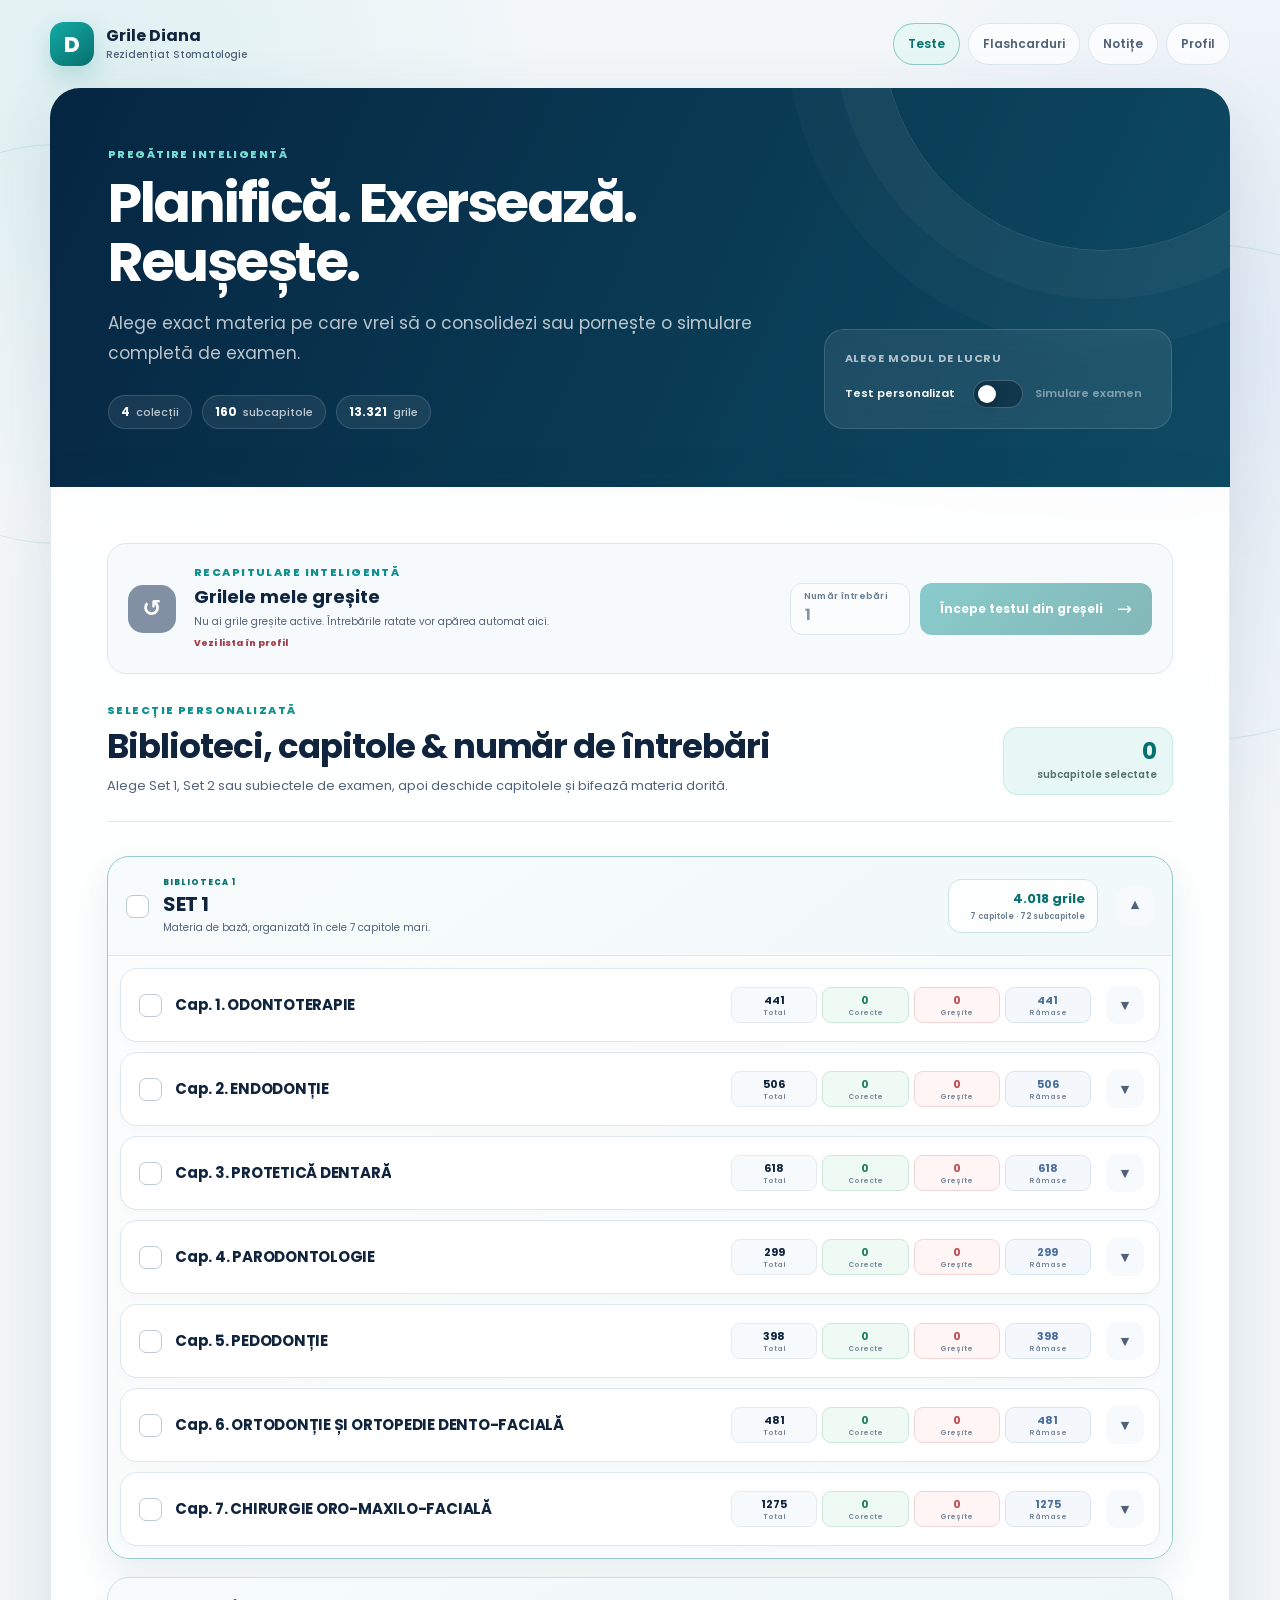
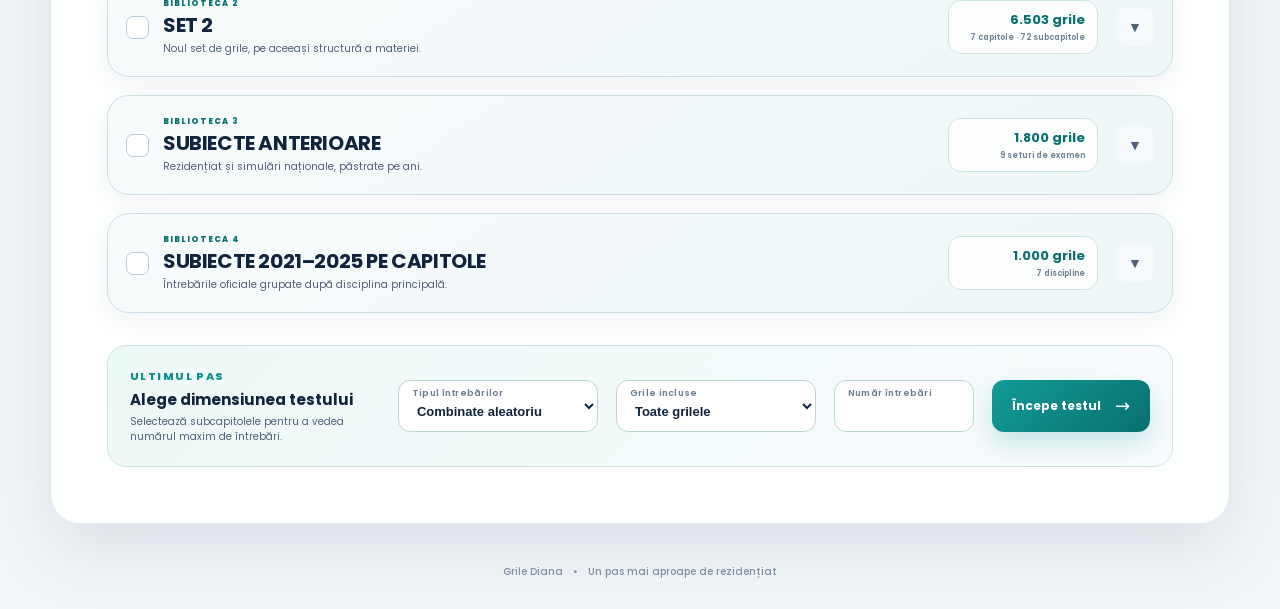
<file: index.html>
<!DOCTYPE html>
<html lang="ro">
<head>
  <meta charset="UTF-8" />
  <meta name="viewport" content="width=device-width, initial-scale=1" />
  <link rel="icon" type="image/png" href="assets/grile-diana-icon.png" />
  <meta http-equiv="refresh" content="0; url=selectare.html" />
  <title>Grile Diana</title>
</head>
<body>
  <p>Se deschide aplicația… <a href="selectare.html">Continuă</a></p>
  <script>
    window.location.replace("selectare.html");
  </script>
</body>
</html>
</file>
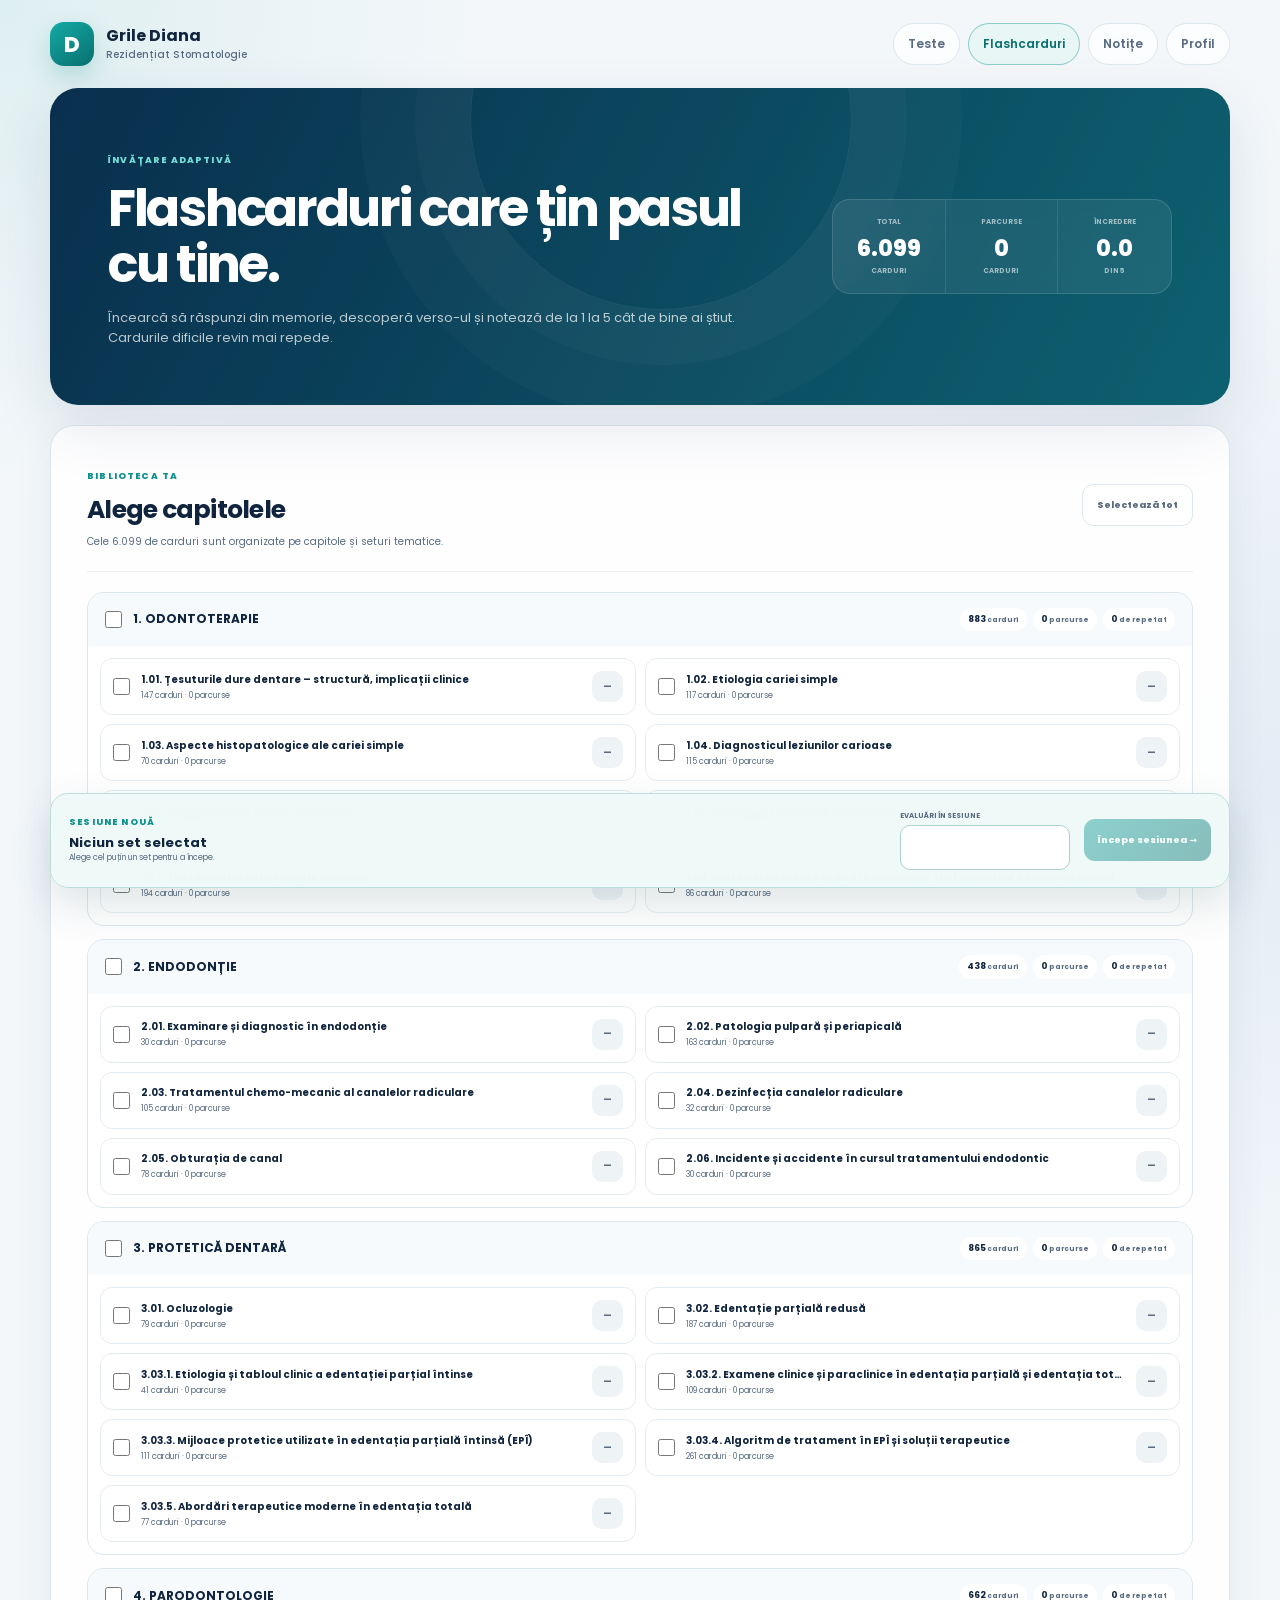
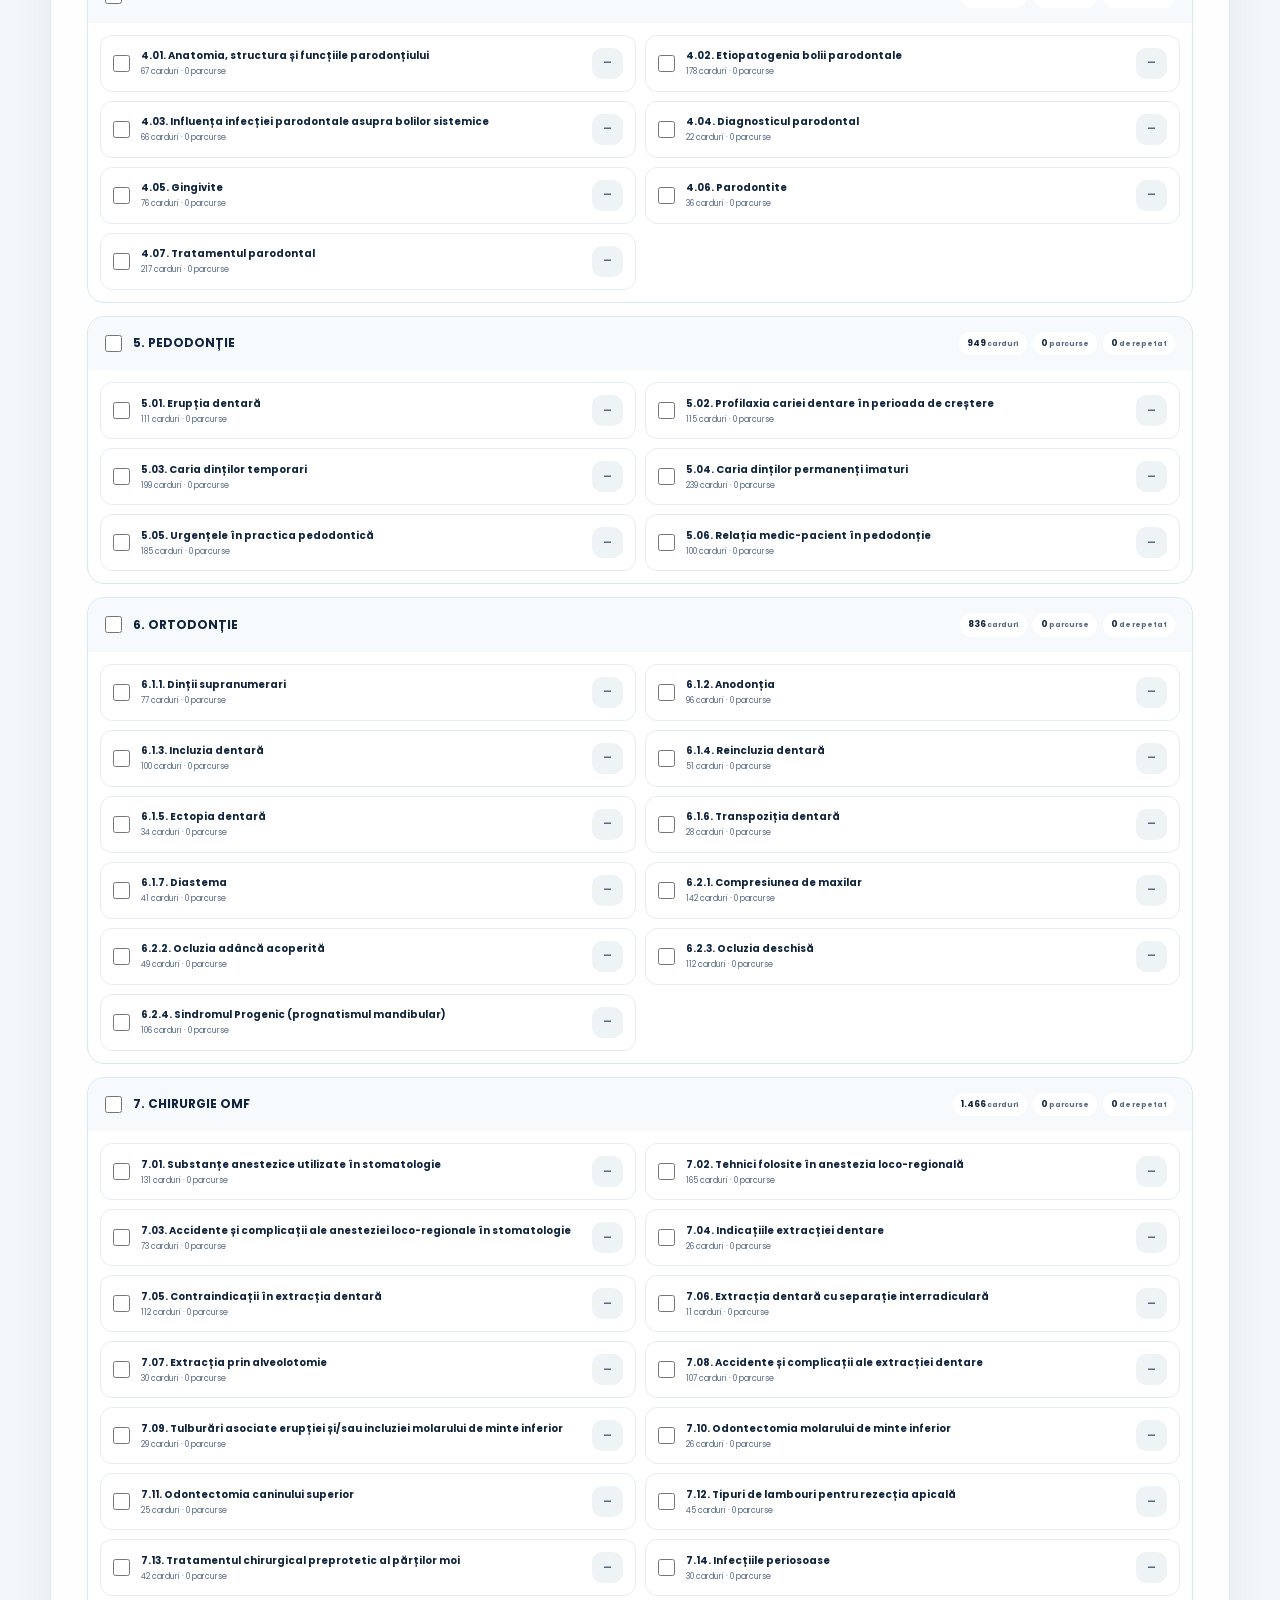
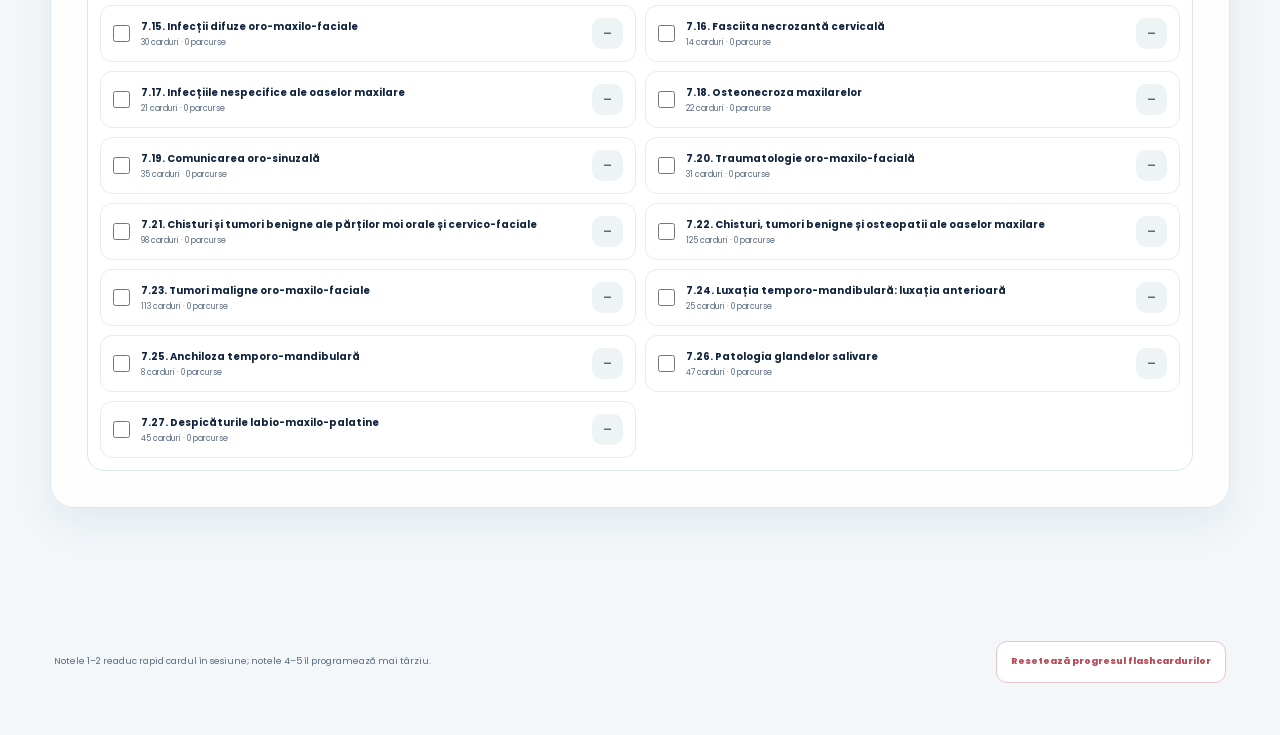
<file: flashcards.html>
<!DOCTYPE html>
<html lang="ro">
<head>
  <meta charset="UTF-8" />
  <meta name="viewport" content="width=device-width, initial-scale=1, viewport-fit=cover" />
  <link rel="icon" type="image/png" href="assets/grile-diana-icon.png" />
  <meta name="theme-color" content="#f3f7fa" />
  <title>Flashcarduri — Grile Diana</title>
  <link rel="preconnect" href="https://fonts.googleapis.com" />
  <link rel="preconnect" href="https://fonts.gstatic.com" crossorigin />
  <link href="https://fonts.googleapis.com/css2?family=Poppins:wght@400;500;600;700;800&display=swap" rel="stylesheet" />
  <link rel="stylesheet" href="flashcards.css" />
  <link rel="stylesheet" href="mobile.css" />
  <link rel="stylesheet" href="site-header.css?v=5" />
</head>
<body>
  <header class="app-header">
    <a class="brand" href="selectare.html" aria-label="Grile Diana - pagina principală">
      <span class="brand-mark" aria-hidden="true">D</span>
      <span class="brand-copy">
        <strong>Grile Diana</strong>
        <small>Rezidențiat Stomatologie</small>
      </span>
    </a>
    <nav class="header-links" aria-label="Navigare principală">
      <a href="selectare.html">Teste</a>
      <a href="flashcards.html" aria-current="page">Flashcarduri</a>
      <a href="materiale.html">Notițe</a>
      <a href="profil.html">Profil</a>
    </nav>
  </header>

  <main class="flash-shell">
    <section id="libraryView">
      <div class="library-hero">
        <div>
          <span class="eyebrow">Învățare adaptivă</span>
          <h1>Flashcarduri care țin pasul cu tine.</h1>
          <p>Încearcă să răspunzi din memorie, descoperă verso-ul și notează de la 1 la 5 cât de bine ai știut. Cardurile dificile revin mai repede.</p>
        </div>
        <dl class="hero-metrics">
          <div><dt>Total</dt><dd id="totalCards">0</dd><small>carduri</small></div>
          <div><dt>Parcurse</dt><dd id="studiedCards">0</dd><small>carduri</small></div>
          <div><dt>Încredere</dt><dd id="averageConfidence">0</dd><small>din 5</small></div>
        </dl>
      </div>

      <div id="resumeFlashcards" class="resume-banner" hidden>
        <span class="resume-icon" aria-hidden="true">↻</span>
        <div>
          <strong>Ai o sesiune de flashcarduri în desfășurare</strong>
          <p id="resumeFlashcardText"></p>
        </div>
        <div class="resume-actions">
          <button id="discardFlashcardSession" type="button" class="text-button">Renunță</button>
          <button id="resumeFlashcardSession" type="button" class="compact-button">Continuă</button>
        </div>
      </div>

      <section class="deck-section" aria-labelledby="deckTitle">
        <div class="section-heading">
          <div>
            <span class="eyebrow">Biblioteca ta</span>
            <h2 id="deckTitle">Alege capitolele</h2>
            <p>Cele <span id="libraryCardCount">0</span> de carduri sunt organizate pe capitole și seturi tematice.</p>
          </div>
          <button id="selectAllDecks" type="button" class="outline-button">Selectează tot</button>
        </div>
        <div id="chapterList" class="chapter-list"></div>
      </section>

      <form id="studySetup" class="study-setup" novalidate>
        <div class="setup-copy">
          <span class="eyebrow">Sesiune nouă</span>
          <strong id="selectedDeckSummary">Niciun set selectat</strong>
          <small id="selectedCardSummary">Alege cel puțin un set pentru a începe.</small>
        </div>
        <label class="count-field">
          <span>Evaluări în sesiune</span>
          <input id="studyCount" type="number" min="1" max="1" placeholder=" " inputmode="numeric" required />
        </label>
        <button id="startStudy" type="submit" class="primary-button" disabled>
          Începe sesiunea <span aria-hidden="true">→</span>
        </button>
        <p id="setupMessage" class="form-message" role="alert" hidden></p>
      </form>

      <div class="library-footer-actions">
        <p>Notele 1–2 readuc rapid cardul în sesiune; notele 4–5 îl programează mai târziu.</p>
        <button id="resetFlashcardProgress" type="button" class="danger-button">Resetează progresul flashcardurilor</button>
      </div>
    </section>

    <section id="studyView" hidden>
      <div class="study-overview">
        <div>
          <span class="eyebrow">Sesiune adaptivă</span>
          <strong id="studyProgressLabel">0 din 0 evaluări</strong>
        </div>
        <button id="exitStudy" type="button" class="outline-button">Salvează și ieși</button>
      </div>
      <div class="progress-track" aria-hidden="true"><span id="studyProgressBar"></span></div>

      <div class="study-layout">
        <article id="flashcard" class="flashcard" aria-labelledby="cardFrontLabel">
          <div class="card-meta">
            <span id="cardChapter">Capitol</span>
            <span aria-hidden="true">/</span>
            <strong id="cardDeck">Set</strong>
            <span id="cardPages" class="page-pill"></span>
          </div>

          <div class="card-side front-side">
            <span id="cardFrontLabel" class="side-label">Față · răspunde din memorie</span>
            <div id="cardFront" class="card-content"></div>
          </div>

          <button id="revealAnswer" type="button" class="reveal-button">
            Arată răspunsul <span aria-hidden="true">↓</span>
          </button>

          <div id="cardBackPanel" class="card-side back-side" hidden>
            <span class="side-label">Verso · răspuns</span>
            <div id="cardBack" class="card-content"></div>
          </div>

          <div id="confidencePanel" class="confidence-panel" hidden>
            <div class="confidence-heading">
              <strong>Cât de bine ai știut?</strong>
              <span>Alege o notă pentru a continua</span>
            </div>
            <div class="confidence-buttons" role="group" aria-label="Evaluează încrederea de la 1 la 5">
              <button type="button" data-confidence="1"><strong>1</strong><span>Deloc</span></button>
              <button type="button" data-confidence="2"><strong>2</strong><span>Puțin</span></button>
              <button type="button" data-confidence="3"><strong>3</strong><span>Aproape</span></button>
              <button type="button" data-confidence="4"><strong>4</strong><span>Bine</span></button>
              <button type="button" data-confidence="5"><strong>5</strong><span>Perfect</span></button>
            </div>
            <p class="keyboard-hint">Poți folosi și tastele 1–5.</p>
          </div>
        </article>

        <aside class="study-stats" aria-label="Progresul sesiunii">
          <div class="focus-orb"><strong id="sessionAverage">0</strong><span>încredere medie</span></div>
          <dl>
            <div><dt>Evaluate</dt><dd id="sessionReviewed">0</dd></div>
            <div><dt>Carduri unice</dt><dd id="sessionUnique">0</dd></div>
            <div><dt>Încredere câștigată</dt><dd id="sessionGain">+0</dd></div>
          </dl>
          <div class="rating-legend">
            <span><i class="rating-dot low"></i>1–2 · revine repede</span>
            <span><i class="rating-dot medium"></i>3 · în curs</span>
            <span><i class="rating-dot high"></i>4–5 · bine fixat</span>
          </div>
        </aside>
      </div>
    </section>

    <section id="resultView" class="result-view" hidden>
      <span class="result-icon" aria-hidden="true">✓</span>
      <span class="eyebrow">Rundă finalizată</span>
      <h1>Foarte bine. Memoria se construiește repetând.</h1>
      <p id="resultSummary"></p>
      <div class="result-metrics">
        <div><span>Evaluări</span><strong id="resultReviewed">0</strong></div>
        <div><span>Carduri unice</span><strong id="resultUnique">0</strong></div>
        <div><span>Încredere medie</span><strong id="resultAverage">0 / 5</strong></div>
        <div><span>Progres câștigat</span><strong id="resultGain">+0</strong></div>
      </div>
      <div class="result-actions">
        <button id="repeatRound" type="button" class="primary-button">Mai fac o rundă</button>
        <button id="backToLibrary" type="button" class="outline-button">Înapoi la capitole</button>
      </div>
    </section>

    <section id="errorView" class="error-view" hidden>
      <span aria-hidden="true">!</span>
      <h1>Flashcardurile nu au putut fi încărcate</h1>
      <p id="errorMessage"></p>
      <a href="selectare.html">Înapoi la teste</a>
    </section>
  </main>

  <div id="toast" class="toast" role="status" aria-live="polite" hidden></div>

  <script src="data/flashcard-bank.js"></script>
  <script src="file-store.js"></script>
  <script src="app-core.js?v=5"></script>
  <script src="flashcards.js"></script>
</body>
</html>
</file>
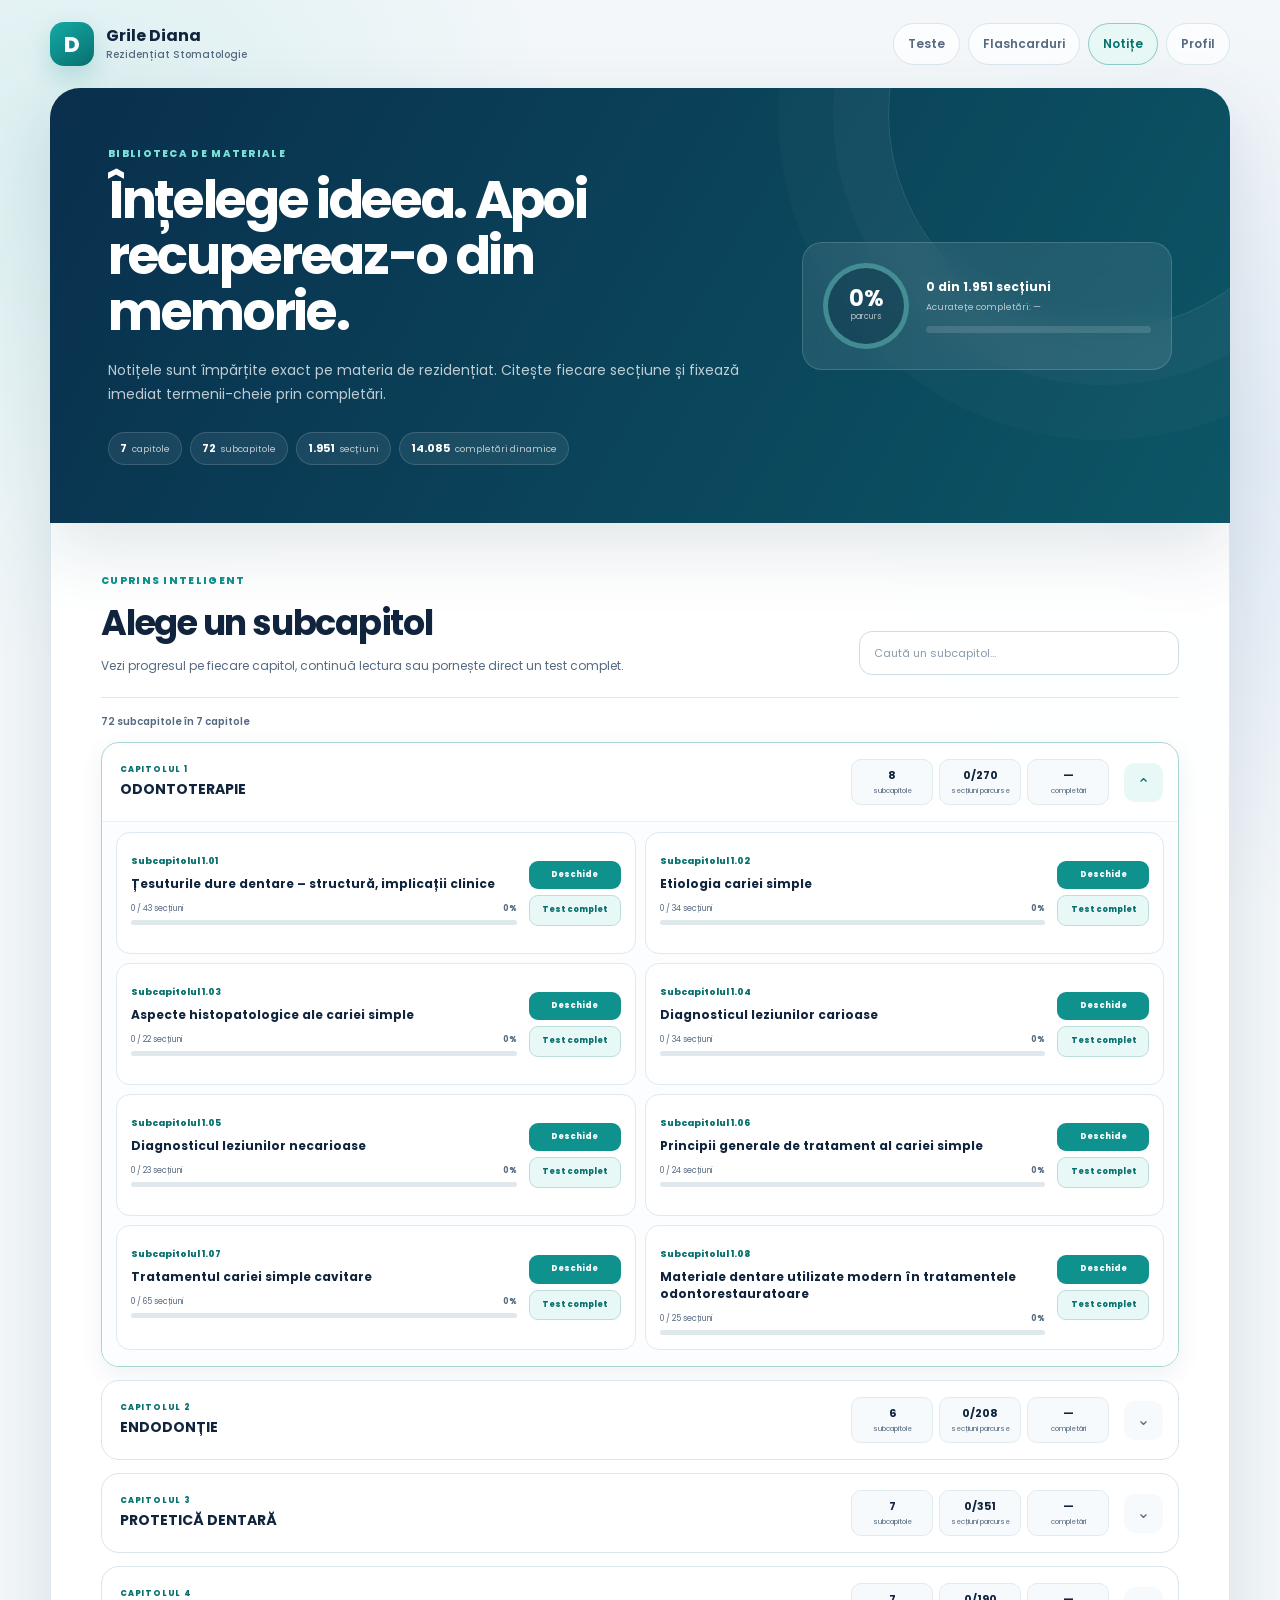
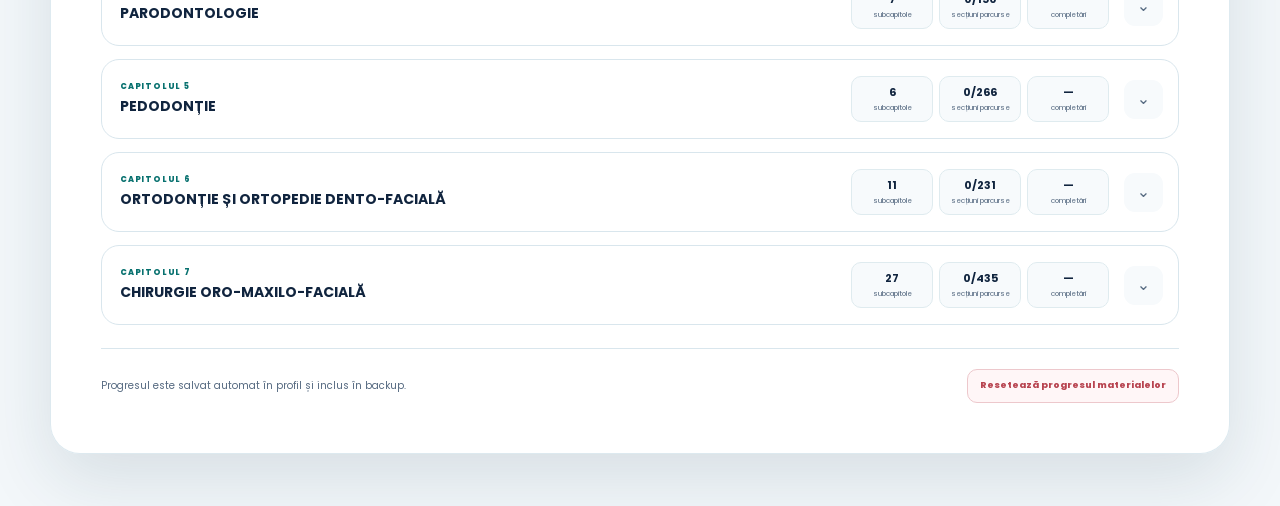
<file: materiale.html>
<!DOCTYPE html>
<html lang="ro">
<head>
  <meta charset="UTF-8" />
  <meta name="viewport" content="width=device-width, initial-scale=1.0, viewport-fit=cover" />
  <meta name="theme-color" content="#0b3a57" />
  <title>Materiale de studiu — Grile Diana</title>
  <link rel="icon" type="image/png" href="assets/grile-diana-icon.png" />
  <link rel="preconnect" href="https://fonts.googleapis.com" />
  <link rel="preconnect" href="https://fonts.gstatic.com" crossorigin />
  <link href="https://fonts.googleapis.com/css2?family=Poppins:wght@400;500;600;700;800&display=swap" rel="stylesheet" />
  <link rel="stylesheet" href="materiale.css" />
  <link rel="stylesheet" href="mobile.css" />
  <link rel="stylesheet" href="site-header.css?v=5" />
</head>
<body>
  <header class="app-header">
    <a class="brand" href="selectare.html" aria-label="Grile Diana - pagina principală">
      <span class="brand-mark" aria-hidden="true">D</span>
      <span class="brand-copy"><strong>Grile Diana</strong><small>Rezidențiat Stomatologie</small></span>
    </a>
    <nav class="header-links" aria-label="Navigare principală">
      <a href="selectare.html">Teste</a>
      <a href="flashcards.html">Flashcarduri</a>
      <a href="materiale.html" aria-current="page">Notițe</a>
      <a href="profil.html">Profil</a>
    </nav>
  </header>

  <main class="page-shell">
    <section class="hero" aria-labelledby="pageTitle">
      <div class="hero-copy">
        <span class="eyebrow">Biblioteca de materiale</span>
        <h1 id="pageTitle">Înțelege ideea. Apoi recupereaz-o din memorie.</h1>
        <p>Notițele sunt împărțite exact pe materia de rezidențiat. Citește fiecare secțiune și fixează imediat termenii-cheie prin completări.</p>
        <div class="hero-stats" aria-label="Conținut disponibil">
          <span><strong id="heroChapterCount">7</strong> capitole</span>
          <span><strong id="heroSubchapterCount">72</strong> subcapitole</span>
          <span><strong id="heroSectionCount">1.951</strong> secțiuni</span>
          <span><strong id="heroClozeCount">14.085</strong> completări dinamice</span>
        </div>
      </div>
      <aside class="hero-progress" aria-label="Progresul materialelor">
        <div class="progress-orb"><strong id="overallCoverage">0%</strong><span>parcurs</span></div>
        <div class="hero-progress-copy">
          <strong id="overallCompleted">0 din 1.951 secțiuni</strong>
          <span id="overallAccuracy">Acuratețe completări: —</span>
          <div class="progress-track" aria-hidden="true"><i id="overallProgressBar"></i></div>
        </div>
      </aside>
    </section>

    <section id="libraryView" class="view-panel" aria-labelledby="libraryTitle">
      <div class="section-heading">
        <div>
          <span class="eyebrow">Cuprins inteligent</span>
          <h2 id="libraryTitle">Alege un subcapitol</h2>
          <p>Vezi progresul pe fiecare capitol, continuă lectura sau pornește direct un test complet.</p>
        </div>
        <label class="search-field">
          <span class="sr-only">Caută în materiale</span>
          <input id="materialSearch" type="search" autocomplete="off" placeholder="Caută un subcapitol…" />
        </label>
      </div>
      <p id="libraryResultCount" class="result-count" aria-live="polite"></p>
      <div id="chapterList" class="chapter-list"></div>
      <div class="library-actions">
        <p>Progresul este salvat automat în profil și inclus în backup.</p>
        <button id="resetNotesProgress" type="button" class="danger-button">Resetează progresul materialelor</button>
      </div>
    </section>

    <section id="readerView" class="view-panel" hidden aria-labelledby="readerTitle">
      <div class="reader-toolbar">
        <button id="backToLibrary" type="button" class="back-button"><span aria-hidden="true">←</span> Toate materialele</button>
        <div class="reader-actions">
          <label class="search-field compact">
            <span class="sr-only">Caută în subcapitol</span>
            <input id="sectionSearch" type="search" autocomplete="off" placeholder="Caută în secțiuni…" />
          </label>
          <button id="startSubchapterTest" type="button" class="primary-button">Test complet pe subcapitol</button>
        </div>
      </div>

      <header class="reader-heading">
        <div>
          <span id="readerChapter" class="eyebrow">Capitol</span>
          <h1 id="readerTitle">Subcapitol</h1>
          <p id="readerSummary"></p>
        </div>
        <div class="reader-progress-card">
          <strong id="readerProgress">0%</strong>
          <span id="readerProgressText">0 secțiuni parcurse</span>
          <div class="progress-track"><i id="readerProgressBar"></i></div>
        </div>
      </header>

      <div class="reader-layout">
        <aside class="section-nav" aria-label="Secțiunile subcapitolului">
          <div class="section-nav-heading"><strong>În această lecție</strong><span id="visibleSectionCount"></span></div>
          <nav id="sectionNavigator"></nav>
        </aside>
        <div id="sectionList" class="section-list"></div>
      </div>
      <div id="sectionEmpty" class="empty-state" hidden>
        <strong>Nicio secțiune nu corespunde căutării.</strong>
        <p>Încearcă un termen mai scurt sau șterge filtrul.</p>
      </div>
    </section>

    <section id="testView" class="view-panel test-view" hidden aria-labelledby="testTitle">
      <div class="test-topbar">
        <button id="exitTest" type="button" class="back-button"><span aria-hidden="true">←</span> Ieși din test</button>
        <div class="test-progress-copy"><strong id="testProgressLabel">1 din 1</strong><span id="testScoreLabel">0 corecte</span></div>
      </div>
      <div class="progress-track test-track"><i id="testProgressBar"></i></div>

      <article class="cloze-card">
        <div class="cloze-meta">
          <span id="testSubchapter">Subcapitol</span>
          <span id="testPages" class="page-pill"></span>
        </div>
        <span class="eyebrow">Completează spațiile</span>
        <h1 id="testTitle">Secțiune</h1>
        <form id="clozeForm" class="cloze-form" novalidate>
          <div id="clozePrompt" class="note-content recall-content"></div>
          <fieldset id="wordBankPanel" class="word-bank-panel">
            <legend>Selectează termenii potriviți</legend>
            <div id="wordBank" class="word-bank"></div>
            <p>Apasă mai întâi pe un spațiu, apoi pe termenul ales. Poți și să scrii direct.</p>
          </fieldset>
          <button id="checkAnswer" type="submit" class="primary-button verify-button" disabled>Verifică toate răspunsurile</button>
          <p id="clozeWarning" class="form-message" role="alert" hidden></p>
        </form>
        <div id="clozeFeedback" class="cloze-feedback" hidden aria-live="polite">
          <strong id="feedbackTitle"></strong>
          <p id="feedbackAnswer"></p>
          <div id="feedbackSentence" class="feedback-sentence feedback-answer-list"></div>
        </div>
        <button id="nextCloze" type="button" class="next-button" hidden>Următoarea secțiune <span aria-hidden="true">→</span></button>
      </article>
      <aside class="test-tip"><strong>Active recall</strong><span>Scrie răspunsul înainte să verifici. Diacriticele și majusculele nu influențează corectarea.</span></aside>
    </section>

    <section id="resultView" class="view-panel result-view" hidden aria-labelledby="resultTitle">
      <span id="resultIcon" class="result-icon" aria-hidden="true">✓</span>
      <span class="eyebrow">Test de completare finalizat</span>
      <h1 id="resultTitle">Rezultatul tău</h1>
      <p id="resultSummary"></p>
      <div class="result-metrics">
        <div><span>Corecte</span><strong id="resultCorrect">0 / 0</strong></div>
        <div><span>Procentaj</span><strong id="resultPercentage">0%</strong></div>
        <div><span>Secțiuni testate</span><strong id="resultSections">0</strong></div>
      </div>
      <div class="result-actions">
        <button id="repeatWrong" type="button" class="primary-button">Repetă completările greșite</button>
        <button id="returnToReader" type="button" class="outline-button">Înapoi la material</button>
        <button id="returnToLibrary" type="button" class="outline-button">Toate subcapitolele</button>
      </div>
    </section>

    <section id="errorView" class="view-panel empty-state" hidden>
      <strong>Materialele nu au putut fi încărcate.</strong>
      <p id="errorMessage"></p>
      <a href="selectare.html">Înapoi la teste</a>
    </section>
  </main>

  <div id="toast" class="toast" role="status" aria-live="polite" hidden></div>

  <script src="data/notes-bank.js"></script>
  <script src="file-store.js"></script>
  <script src="app-core.js?v=5"></script>
  <script src="materiale.js"></script>
</body>
</html>
</file>
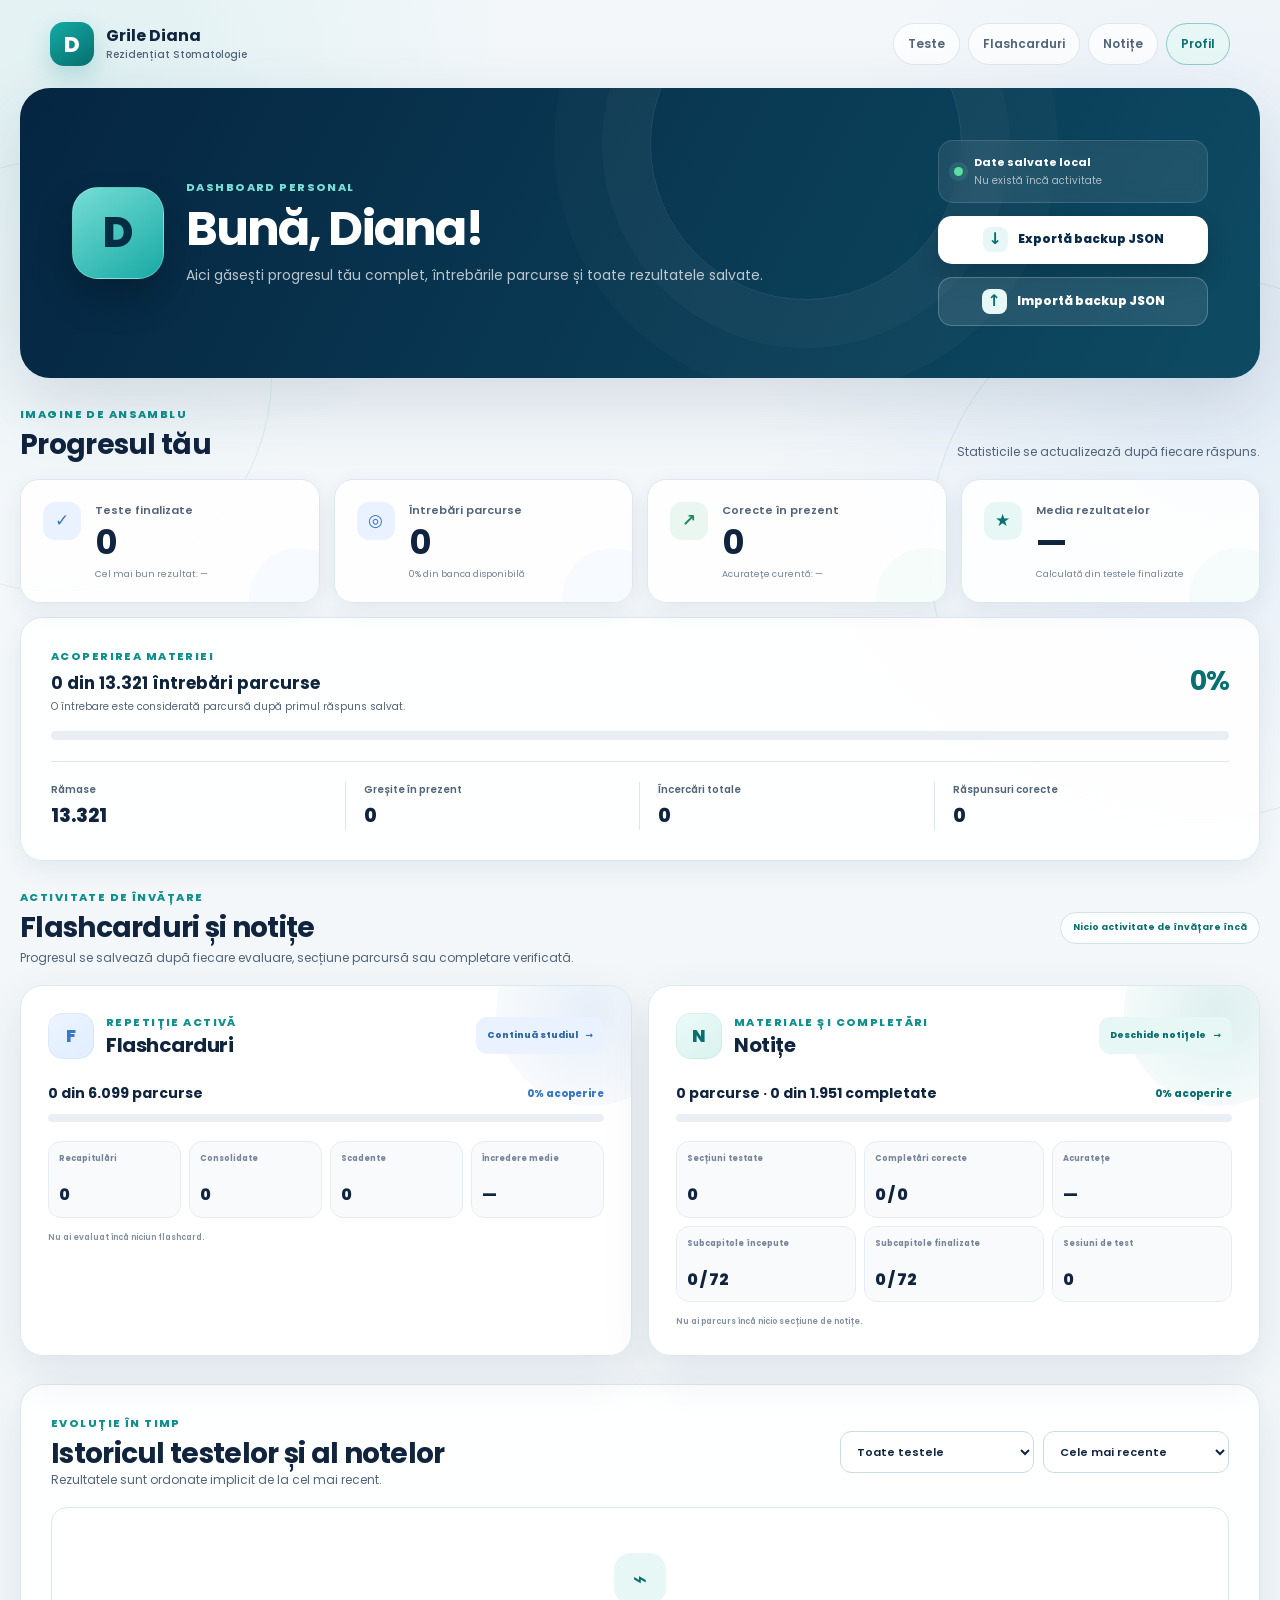
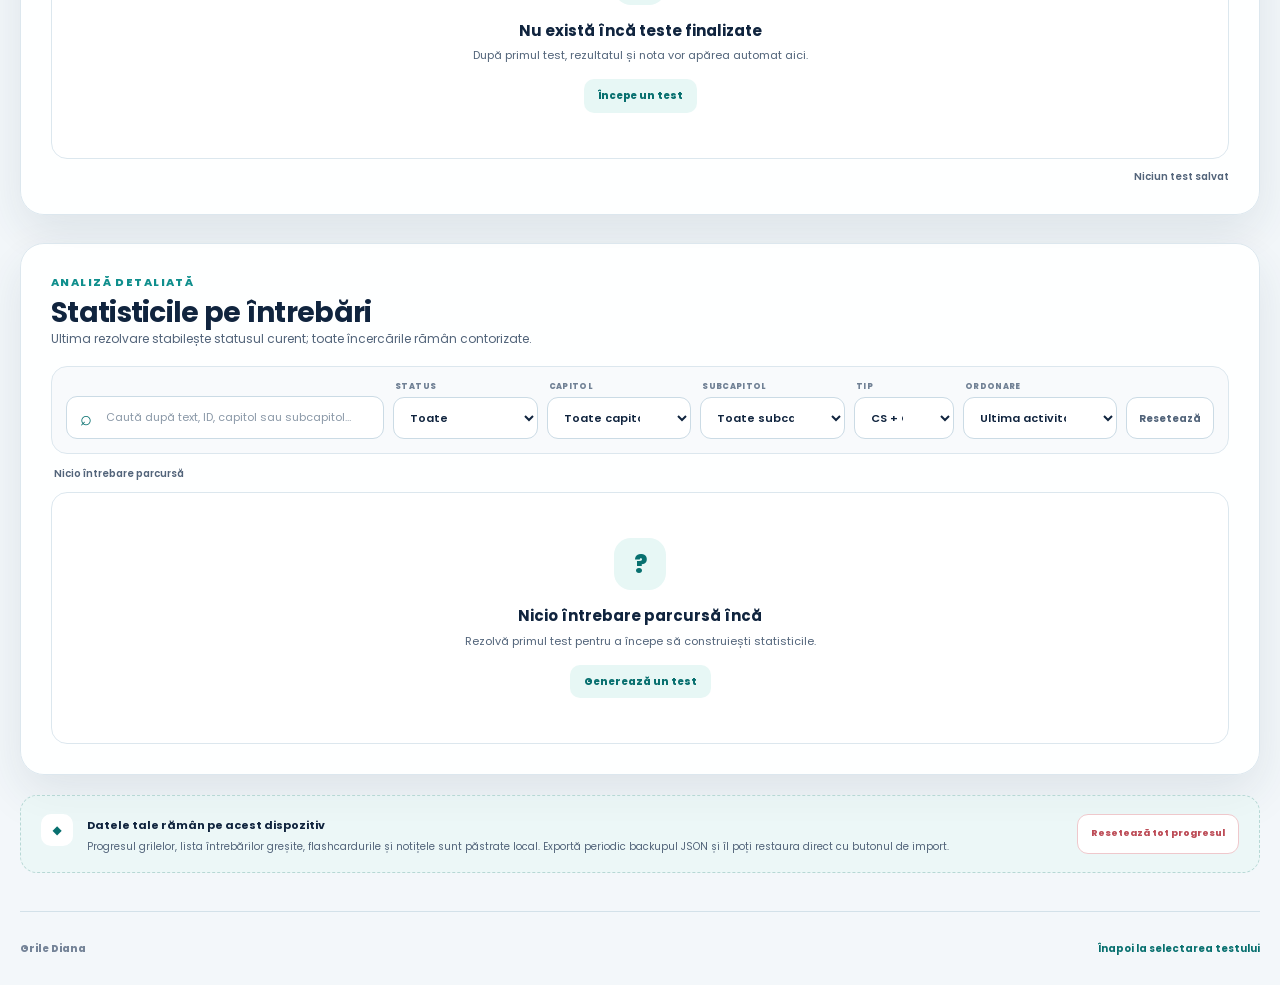
<file: profil.html>
<!DOCTYPE html>
<html lang="ro">
<head>
  <meta charset="UTF-8" />
  <meta name="viewport" content="width=device-width, initial-scale=1, viewport-fit=cover" />
  <link rel="icon" type="image/png" href="assets/grile-diana-icon.png" />
  <meta name="theme-color" content="#f3f7fa" />
  <meta name="description" content="Profilul de studiu al Dianei: progres, rezultate și istoricul testelor pentru Rezidențiat Stomatologie." />
  <title>Profil Diana — Grile Rezidențiat</title>
  <link rel="preconnect" href="https://fonts.googleapis.com" />
  <link rel="preconnect" href="https://fonts.gstatic.com" crossorigin />
  <link href="https://fonts.googleapis.com/css2?family=Poppins:wght@400;500;600;700;800&display=swap" rel="stylesheet" />
  <link rel="stylesheet" href="profile.css?v=3" />
  <link rel="stylesheet" href="mobile.css" />
  <link rel="stylesheet" href="site-header.css?v=5" />
</head>
<body>
  <div class="page-decoration decoration-one" aria-hidden="true"></div>
  <div class="page-decoration decoration-two" aria-hidden="true"></div>

  <header class="app-header">
    <a class="brand" href="selectare.html" aria-label="Grile Diana - pagina principală">
      <span class="brand-mark" aria-hidden="true">D</span>
      <span class="brand-copy">
        <strong>Grile Diana</strong>
        <small>Rezidențiat Stomatologie</small>
      </span>
    </a>

    <nav class="header-links" aria-label="Navigare principală">
      <a href="selectare.html">Teste</a>
      <a href="flashcards.html">Flashcarduri</a>
      <a href="materiale.html">Notițe</a>
      <a href="profil.html" aria-current="page">Profil</a>
    </nav>
  </header>

  <main class="page-shell">
    <section class="profile-hero" aria-labelledby="profile-title">
      <div class="profile-identity">
        <div class="avatar" aria-hidden="true">D</div>
        <div>
          <span class="eyebrow">Dashboard personal</span>
          <h1 id="profile-title">Bună, Diana!</h1>
          <p>Aici găsești progresul tău complet, întrebările parcurse și toate rezultatele salvate.</p>
        </div>
      </div>

      <div class="hero-side">
        <div class="local-status">
          <span class="status-dot" aria-hidden="true"></span>
          <span>
            <strong>Date salvate local</strong>
            <small id="lastUpdateText">Nu există încă activitate</small>
          </span>
        </div>
        <button id="exportBackupBtn" class="export-button" type="button">
          <span class="export-icon" aria-hidden="true">↓</span>
          Exportă backup JSON
        </button>
        <input id="importBackupInput" class="sr-only" type="file" accept="application/json,.json" />
        <button id="importBackupBtn" class="export-button import-button" type="button">
          <span class="export-icon" aria-hidden="true">↑</span>
          Importă backup JSON
        </button>
      </div>
    </section>

    <div id="dataWarning" class="data-warning" role="alert" hidden></div>
    <div id="actionMessage" class="action-message" role="status" aria-live="polite" hidden></div>
    <dialog id="importModeDialog" class="import-mode-dialog" aria-labelledby="importModeTitle">
      <h2 id="importModeTitle">Cum vrei să imporți backupul?</h2>
      <p>Îmbinarea adaugă datele backupului peste progresul existent. Înlocuirea șterge datele curente care nu apar în backup.</p>
      <div class="import-mode-actions">
        <button type="button" class="export-button" data-import-choice="cancel">Anulează</button>
        <button type="button" class="export-button import-button" data-import-choice="merge">Îmbină datele</button>
        <button type="button" class="export-button replace-button" data-import-choice="replace">Înlocuiește tot</button>
      </div>
    </dialog>

    <section class="overview-section" aria-labelledby="overview-title">
      <div class="section-heading">
        <div>
          <span class="eyebrow">Imagine de ansamblu</span>
          <h2 id="overview-title">Progresul tău</h2>
        </div>
        <p id="overviewSummary">Statisticile se actualizează după fiecare răspuns.</p>
      </div>

      <div class="stat-grid">
        <article class="stat-card stat-tests">
          <div class="stat-icon" aria-hidden="true">✓</div>
          <div>
            <span>Teste finalizate</span>
            <strong id="statTests">0</strong>
            <small id="statBest">Cel mai bun rezultat: —</small>
          </div>
        </article>

        <article class="stat-card stat-attempted">
          <div class="stat-icon" aria-hidden="true">◎</div>
          <div>
            <span>Întrebări parcurse</span>
            <strong id="statAttempted">0</strong>
            <small id="statCoverage">0% din banca disponibilă</small>
          </div>
        </article>

        <article class="stat-card stat-correct">
          <div class="stat-icon" aria-hidden="true">↗</div>
          <div>
            <span>Corecte în prezent</span>
            <strong id="statCorrect">0</strong>
            <small id="statAccuracy">Acuratețe curentă: —</small>
          </div>
        </article>

        <article class="stat-card stat-average">
          <div class="stat-icon" aria-hidden="true">★</div>
          <div>
            <span>Media rezultatelor</span>
            <strong id="statAverage">—</strong>
            <small>Calculată din testele finalizate</small>
          </div>
        </article>
      </div>

      <article class="coverage-card">
        <div class="coverage-main">
          <div class="coverage-copy">
            <span class="eyebrow">Acoperirea materiei</span>
            <strong id="coverageHeadline">0 din 0 întrebări parcurse</strong>
            <p>O întrebare este considerată parcursă după primul răspuns salvat.</p>
          </div>
          <strong id="coveragePercent" class="coverage-percent">0%</strong>
        </div>
        <div class="coverage-track" aria-hidden="true">
          <span id="coverageBar"></span>
        </div>
        <dl class="coverage-details">
          <div>
            <dt>Rămase</dt>
            <dd id="statRemaining">0</dd>
          </div>
          <div>
            <dt>Greșite în prezent</dt>
            <dd id="statWrong">0</dd>
          </div>
          <div>
            <dt>Încercări totale</dt>
            <dd id="statTotalAttempts">0</dd>
          </div>
          <div>
            <dt>Răspunsuri corecte</dt>
            <dd id="statCorrectAttempts">0</dd>
          </div>
        </dl>
      </article>
    </section>

    <section class="learning-section" aria-labelledby="learning-title">
      <div class="section-heading learning-heading">
        <div>
          <span class="eyebrow">Activitate de învățare</span>
          <h2 id="learning-title">Flashcarduri și notițe</h2>
          <p>Progresul se salvează după fiecare evaluare, secțiune parcursă sau completare verificată.</p>
        </div>
        <span id="learningLastUpdate" class="learning-last-update">Nicio activitate de învățare încă</span>
      </div>

      <div class="learning-grid">
        <article class="learning-card flashcard-learning-card">
          <header class="learning-card-header">
            <div class="learning-card-title">
              <span class="learning-symbol flashcard-symbol" aria-hidden="true">F</span>
              <div>
                <span class="eyebrow">Repetiție activă</span>
                <h3>Flashcarduri</h3>
              </div>
            </div>
            <a class="learning-link" href="flashcards.html">Continuă studiul <span aria-hidden="true">→</span></a>
          </header>

          <div class="learning-progress-copy">
            <strong id="flashcardProgressHeadline">0 din 6.099 parcurse</strong>
            <span id="flashcardCoverage">0% acoperire</span>
          </div>
          <div class="learning-progress-track" aria-hidden="true">
            <span id="flashcardCoverageBar"></span>
          </div>

          <dl class="learning-metrics">
            <div>
              <dt>Recapitulări</dt>
              <dd id="flashcardReviews">0</dd>
            </div>
            <div>
              <dt>Consolidate</dt>
              <dd id="flashcardMastered">0</dd>
            </div>
            <div>
              <dt>Scadente</dt>
              <dd id="flashcardDue">0</dd>
            </div>
            <div>
              <dt>Încredere medie</dt>
              <dd id="flashcardConfidence">—</dd>
            </div>
          </dl>
          <p id="flashcardLastUpdate" class="card-last-update">Nu ai evaluat încă niciun flashcard.</p>
        </article>

        <article class="learning-card notes-learning-card">
          <header class="learning-card-header">
            <div class="learning-card-title">
              <span class="learning-symbol notes-symbol" aria-hidden="true">N</span>
              <div>
                <span class="eyebrow">Materiale și completări</span>
                <h3>Notițe</h3>
              </div>
            </div>
            <a class="learning-link notes-link" href="materiale.html">Deschide notițele <span aria-hidden="true">→</span></a>
          </header>

          <div class="learning-progress-copy">
            <strong id="notesProgressHeadline">0 parcurse · 0 din 1.951 completate</strong>
            <span id="notesCoverage">0% acoperire</span>
          </div>
          <div class="learning-progress-track notes-progress-track" aria-hidden="true">
            <span id="notesCoverageBar"></span>
          </div>

          <dl class="learning-metrics notes-metrics">
            <div>
              <dt>Secțiuni testate</dt>
              <dd id="notesTested">0</dd>
            </div>
            <div>
              <dt>Completări corecte</dt>
              <dd id="notesCorrectAnswers">0 / 0</dd>
            </div>
            <div>
              <dt>Acuratețe</dt>
              <dd id="notesAccuracy">—</dd>
            </div>
            <div>
              <dt>Subcapitole începute</dt>
              <dd id="notesStartedSubchapters">0 / 72</dd>
            </div>
            <div>
              <dt>Subcapitole finalizate</dt>
              <dd id="notesCompletedSubchapters">0 / 72</dd>
            </div>
            <div>
              <dt>Sesiuni de test</dt>
              <dd id="notesTestRuns">0</dd>
            </div>
          </dl>
          <p id="notesLastUpdate" class="card-last-update">Nu ai parcurs încă nicio secțiune de notițe.</p>
        </article>
      </div>
    </section>

    <section class="content-section history-section" aria-labelledby="history-title">
      <div class="section-heading section-heading-inline">
        <div>
          <span class="eyebrow">Evoluție în timp</span>
          <h2 id="history-title">Istoricul testelor și al notelor</h2>
          <p>Rezultatele sunt ordonate implicit de la cel mai recent.</p>
        </div>
        <div class="history-controls">
          <label>
            <span class="sr-only">Filtrează istoricul după tip</span>
            <select id="historyModeFilter">
              <option value="all">Toate testele</option>
              <option value="practice">Teste personalizate</option>
              <option value="mistakes">Teste din greșeli</option>
              <option value="exam">Simulări examen</option>
            </select>
          </label>
          <label>
            <span class="sr-only">Ordonează istoricul</span>
            <select id="historySortFilter">
              <option value="newest">Cele mai recente</option>
              <option value="oldest">Cele mai vechi</option>
              <option value="best">Nota cea mai mare</option>
              <option value="lowest">Nota cea mai mică</option>
            </select>
          </label>
        </div>
      </div>

      <div class="table-shell history-table-shell">
        <table class="data-table history-table">
          <caption class="sr-only">Istoricul testelor finalizate</caption>
          <thead>
            <tr>
              <th scope="col">Data</th>
              <th scope="col">Tip test</th>
              <th scope="col">Întrebări</th>
              <th scope="col">Corecte</th>
              <th scope="col">Punctaj</th>
              <th scope="col">Notă</th>
              <th scope="col">Detalii</th>
            </tr>
          </thead>
          <tbody id="historyTableBody"></tbody>
        </table>
        <div id="historyEmpty" class="empty-state" hidden>
          <span class="empty-icon" aria-hidden="true">⌁</span>
          <strong>Nu există încă teste finalizate</strong>
          <p>După primul test, rezultatul și nota vor apărea automat aici.</p>
          <a href="selectare.html">Începe un test</a>
        </div>
      </div>
      <p id="historyCount" class="result-count" aria-live="polite"></p>
    </section>

    <dialog id="historyReviewDialog" class="history-review-dialog" aria-labelledby="historyReviewTitle">
      <header class="history-review-header">
        <div>
          <span class="eyebrow">Revizuire test</span>
          <h2 id="historyReviewTitle">Întrebările testului</h2>
          <p id="historyReviewPosition" aria-live="polite"></p>
        </div>
        <button id="historyReviewClose" class="history-review-close" type="button" aria-label="Închide revizuirea">×</button>
      </header>
      <div class="history-review-layout">
        <main id="historyReviewContent" class="history-review-content"></main>
        <aside class="history-review-sidebar" aria-label="Navigare între întrebări">
          <h3>Întrebările testului</h3>
          <div class="history-review-legend">
            <span class="legend-correct">Corect</span>
            <span class="legend-partial">Parțial</span>
            <span class="legend-wrong">Greșit</span>
            <span class="legend-unanswered">Fără răspuns</span>
          </div>
          <nav id="historyQuestionMatrix" class="history-question-matrix" aria-label="Alege întrebarea"></nav>
        </aside>
      </div>
    </dialog>

    <section class="content-section questions-section" aria-labelledby="questions-title">
      <div class="section-heading">
        <div>
          <span class="eyebrow">Analiză detaliată</span>
          <h2 id="questions-title">Statisticile pe întrebări</h2>
          <p>Ultima rezolvare stabilește statusul curent; toate încercările rămân contorizate.</p>
        </div>
      </div>

      <div class="filter-panel" aria-label="Filtre pentru statistici">
        <label class="search-field">
          <span class="search-icon" aria-hidden="true">⌕</span>
          <span class="sr-only">Caută o întrebare</span>
          <input id="questionSearch" type="search" autocomplete="off" placeholder="Caută după text, ID, capitol sau subcapitol…" />
        </label>

        <label class="filter-field">
          <span>Status</span>
          <select id="statusFilter">
            <option value="all">Toate</option>
            <option value="correct">Corecte</option>
            <option value="wrong">Greșite</option>
          </select>
        </label>

        <label class="filter-field">
          <span>Capitol</span>
          <select id="chapterFilter">
            <option value="all">Toate capitolele</option>
          </select>
        </label>

        <label class="filter-field">
          <span>Subcapitol</span>
          <select id="subchapterFilter">
            <option value="all">Toate subcapitolele</option>
          </select>
        </label>

        <label class="filter-field compact-filter">
          <span>Tip</span>
          <select id="typeFilter">
            <option value="all">CS + CM</option>
            <option value="CS">CS</option>
            <option value="CM">CM</option>
          </select>
        </label>

        <label class="filter-field sort-filter">
          <span>Ordonare</span>
          <select id="questionSortFilter">
            <option value="recent">Ultima activitate</option>
            <option value="oldest">Prima activitate</option>
            <option value="attempts">Cele mai multe încercări</option>
            <option value="wrong">Cele mai multe greșeli</option>
            <option value="id">ID întrebare</option>
          </select>
        </label>

        <button id="resetFiltersBtn" class="reset-button" type="button">Resetează</button>
      </div>

      <div class="table-toolbar">
        <p id="questionResultCount" class="result-count" aria-live="polite">0 întrebări</p>
        <span class="table-hint">Glisează tabelul lateral pe ecranele mici.</span>
      </div>

      <div class="table-shell question-table-shell">
        <table class="data-table question-table">
          <caption class="sr-only">Statistici pentru fiecare întrebare rezolvată</caption>
          <thead>
            <tr>
              <th scope="col">Întrebare</th>
              <th scope="col">Capitol</th>
              <th scope="col">Subcapitol</th>
              <th scope="col">Status</th>
              <th scope="col">Încercări</th>
              <th scope="col">Corecte</th>
              <th scope="col">Greșite</th>
              <th scope="col">Ultimul punctaj</th>
              <th scope="col">Data</th>
            </tr>
          </thead>
          <tbody id="questionTableBody"></tbody>
        </table>
        <div id="questionsEmpty" class="empty-state" hidden>
          <span class="empty-icon" aria-hidden="true">?</span>
          <strong id="questionsEmptyTitle">Nicio întrebare parcursă încă</strong>
          <p id="questionsEmptyText">Rezolvă primul test pentru a începe să construiești statisticile.</p>
          <a id="questionsEmptyLink" href="selectare.html">Generează un test</a>
        </div>
      </div>

      <nav id="questionPagination" class="pagination" aria-label="Paginarea statisticilor" hidden>
        <button id="previousPageBtn" type="button" aria-label="Pagina anterioară">←</button>
        <span id="pageInfo" aria-live="polite">Pagina 1 din 1</span>
        <button id="nextPageBtn" type="button" aria-label="Pagina următoare">→</button>
      </nav>
    </section>

    <aside class="privacy-note">
      <span class="privacy-icon" aria-hidden="true">◆</span>
      <div class="privacy-copy">
        <strong>Datele tale rămân pe acest dispozitiv</strong>
        <p>Progresul grilelor, lista întrebărilor greșite, flashcardurile și notițele sunt păstrate local. Exportă periodic backupul JSON și îl poți restaura direct cu butonul de import.</p>
      </div>
      <button id="resetProgressBtn" class="reset-progress-button" type="button">
        Resetează tot progresul
      </button>
    </aside>
  </main>

  <footer class="app-footer">
    <span>Grile Diana</span>
    <a href="selectare.html">Înapoi la selectarea testului</a>
  </footer>

  <script src="data/question-index.js?v=3"></script>
  <script src="data/flashcard-index.js"></script>
  <script src="data/notes-index.js"></script>
  <script src="file-store.js"></script>
  <script src="app-core.js?v=5"></script>
  <script src="profile.js?v=4"></script>
</body>
</html>
</file>
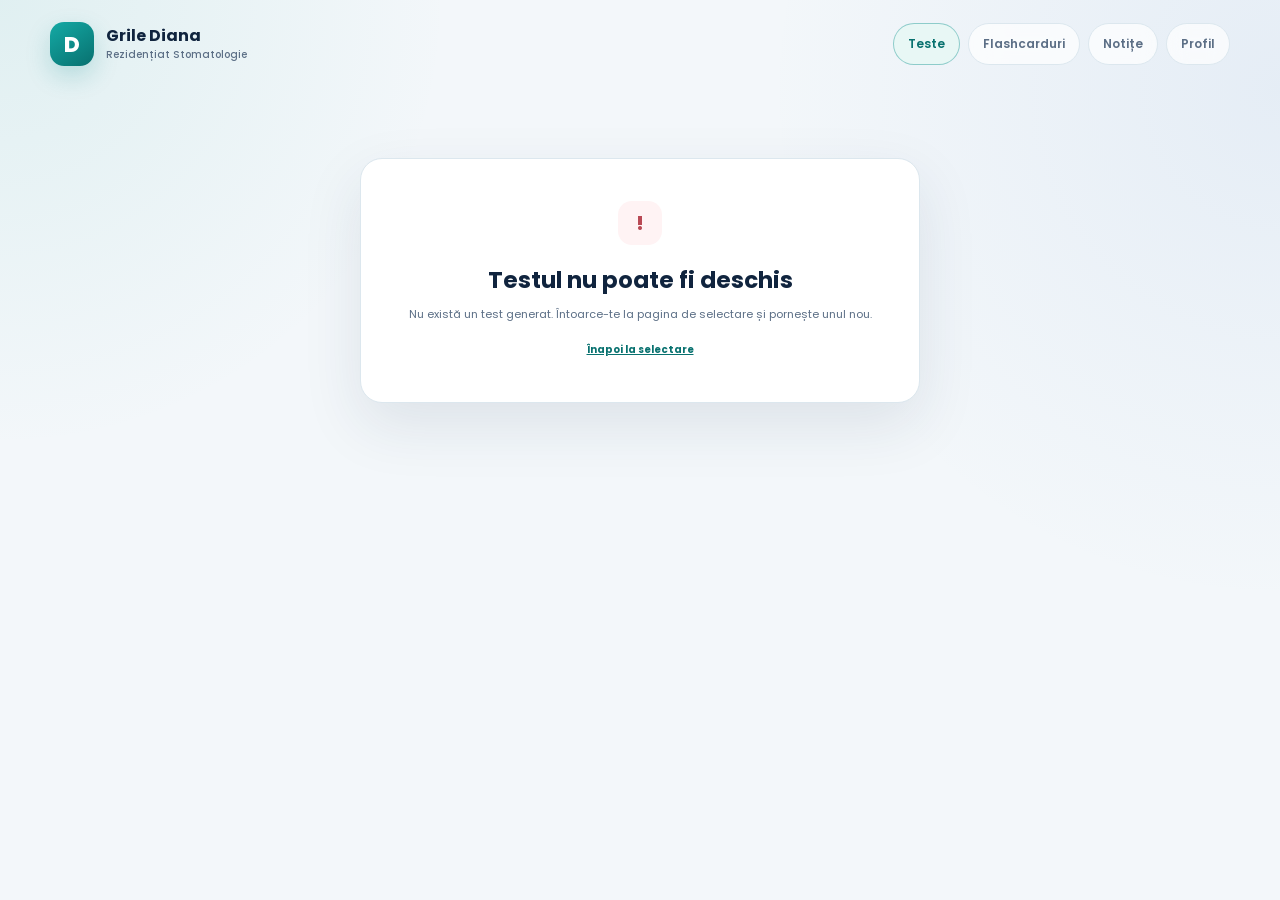
<file: quizz.html>
<!DOCTYPE html>
<html lang="ro">
<head>
  <meta charset="UTF-8" />
  <meta name="viewport" content="width=device-width, initial-scale=1, viewport-fit=cover" />
  <link rel="icon" type="image/png" href="assets/grile-diana-icon.png" />
  <meta name="theme-color" content="#f3f7fa" />
  <title>Quiz — Grile Diana</title>
  <link rel="preconnect" href="https://fonts.googleapis.com" />
  <link rel="preconnect" href="https://fonts.gstatic.com" crossorigin />
  <link href="https://fonts.googleapis.com/css2?family=Poppins:wght@400;500;600;700;800&display=swap" rel="stylesheet" />
  <link rel="stylesheet" href="quiz.css" />
  <link rel="stylesheet" href="mobile.css" />
  <link rel="stylesheet" href="site-header.css?v=5" />
</head>
<body class="quiz-page">
  <header class="app-header quiz-header">
    <a class="brand" href="selectare.html" aria-label="Grile Diana - pagina principală">
      <span class="brand-mark" aria-hidden="true">D</span>
      <span class="brand-copy">
        <strong>Grile Diana</strong>
        <small>Rezidențiat Stomatologie</small>
      </span>
    </a>
    <nav class="header-links" aria-label="Navigare principală">
      <a href="selectare.html" aria-current="page">Teste</a>
      <a href="flashcards.html">Flashcarduri</a>
      <a href="materiale.html">Notițe</a>
      <a href="profil.html">Profil</a>
    </nav>
  </header>

  <main class="quiz-shell">
    <section id="quizView" class="quiz-view" hidden>
      <div class="quiz-overview">
        <div class="overview-copy">
          <span id="sessionMode" class="session-mode">Test personalizat</span>
          <strong id="progressLabel">0 din 0 rezolvate</strong>
        </div>
        <div id="timerPanel" class="timer-panel" hidden>
          <span class="timer-label">Timp rămas</span>
          <strong id="timer">04:00:00</strong>
        </div>
      </div>

      <div class="progress-track" aria-hidden="true">
        <span id="progressBar"></span>
      </div>

      <div class="quiz-layout">
        <article class="question-card" aria-labelledby="questionText">
          <div class="question-meta">
            <div class="question-context">
              <span id="chapterLabel">Capitol</span>
              <span id="contextSeparator" aria-hidden="true">/</span>
              <strong id="subchapterLabel">Subcapitol</strong>
              <span id="pageSeparator" aria-hidden="true" hidden>•</span>
              <span id="pageLabel" hidden>Pag.</span>
            </div>
            <span id="questionType" class="type-badge">CS</span>
          </div>

          <div class="question-number" id="questionNumber">Întrebarea 1 din 10</div>
          <h1 id="questionText" tabindex="-1">Întrebarea se încarcă…</h1>
          <p id="answerInstruction" class="answer-instruction"></p>

          <form id="answerForm" class="answer-form">
            <fieldset id="answersList" class="answers-list">
              <legend class="sr-only">Variante de răspuns</legend>
            </fieldset>

            <div id="selectionWarning" class="selection-warning" role="status" hidden></div>

            <div id="answerFeedback" class="answer-feedback" role="status" aria-live="polite" hidden>
              <div class="feedback-summary">
                <span id="feedbackIcon" class="feedback-icon" aria-hidden="true"></span>
                <div>
                  <strong id="feedbackTitle"></strong>
                  <p id="feedbackPoints"></p>
                </div>
              </div>
              <div id="selectedAnswerFeedback" class="feedback-answer-block selected-answer-feedback">
                <span>Răspunsul tău</span>
                <div id="selectedAnswerList" class="answer-result-list"></div>
              </div>
              <div id="correctAnswerFeedback" class="feedback-correct-answer" hidden>
                <span>Răspunsul corect</span>
                <div id="correctAnswerText" class="answer-result-list"></div>
              </div>
            </div>

            <div class="question-actions">
              <button id="deferBtn" type="button" class="secondary-button">
                <span aria-hidden="true">↻</span>
                Răspund mai târziu
              </button>
              <button id="answerBtn" type="submit" class="primary-button" disabled>
                Salvează răspunsul
                <span aria-hidden="true">→</span>
              </button>
              <button id="nextBtn" type="button" class="primary-button" hidden>
                <span id="nextBtnLabel">Următoarea întrebare</span>
                <span aria-hidden="true">→</span>
              </button>
            </div>
          </form>
        </article>

        <aside class="queue-panel" aria-label="Starea testului">
          <div class="queue-icon" aria-hidden="true">✓</div>
          <h2>Ritmul tău, fără presiune</h2>
          <p>Poți amâna orice întrebare. O mutăm la finalul cozii și revenim la ea după prima parcurgere.</p>

          <dl class="queue-stats">
            <div>
              <dt>Rezolvate</dt>
              <dd id="answeredStat">0</dd>
            </div>
            <div>
              <dt>În așteptare</dt>
              <dd id="pendingStat">0</dd>
            </div>
            <div>
              <dt>Amânări</dt>
              <dd id="deferredStat">0</dd>
            </div>
          </dl>

          <div id="reviewNotice" class="review-notice" hidden>
            <strong>Ai parcurs lista inițială.</strong>
            <span>Acum reluăm întrebările rămase fără răspuns.</span>
          </div>

          <button id="finishBtn" type="button" class="finish-button" hidden>
            Finalizează cu întrebări fără răspuns
          </button>
        </aside>
      </div>
    </section>

    <section id="resultView" class="result-view" hidden aria-labelledby="resultTitle">
      <div class="result-hero">
        <div>
          <span id="resultEyebrow" class="result-eyebrow">Test finalizat</span>
          <h1 id="resultTitle">Rezultatul tău</h1>
          <p id="resultSubtitle"></p>
        </div>
        <div class="result-score-ring">
          <strong id="resultPercentage">0%</strong>
          <span>din punctaj</span>
        </div>
      </div>

      <div class="result-cards">
        <article>
          <span>Întrebări corecte</span>
          <strong id="correctResult">0 / 0</strong>
          <small>răspunsuri integral corecte</small>
        </article>
        <article>
          <span>Punctaj obținut</span>
          <strong id="pointsResult">0 / 0</strong>
          <small>conform regulilor CS și CM</small>
        </article>
        <article>
          <span>Fără răspuns</span>
          <strong id="unansweredResult">0</strong>
          <small>nu modifică progresul materiei</small>
        </article>
      </div>

      <div class="result-actions">
        <div class="result-file-copy">
          <strong>Rezultatul este păstrat în profilul tău</strong>
          <span id="resultFileStatus" role="status">Poți descărca și raportul complet ca fișier HTML.</span>
        </div>
        <div class="result-action-buttons">
          <button id="downloadResultBtn" type="button" class="download-button">Descarcă raportul</button>
          <a class="secondary-link" href="profil.html">Vezi profilul</a>
          <a class="primary-link" href="selectare.html">Test nou <span aria-hidden="true">→</span></a>
        </div>
      </div>

      <section class="review-section" aria-labelledby="reviewTitle">
        <div class="review-heading">
          <div>
            <span class="result-eyebrow">Recapitulare</span>
            <h2 id="reviewTitle">Întrebări de revăzut</h2>
          </div>
          <span id="reviewCount" class="review-count">0 întrebări</span>
        </div>
        <div id="reviewList" class="review-list"></div>
        <div id="perfectResult" class="perfect-result" hidden>
          <span aria-hidden="true">✓</span>
          <strong>Felicitări! Toate răspunsurile sunt corecte.</strong>
        </div>
      </section>
    </section>

    <section id="errorView" class="error-view" hidden>
      <span aria-hidden="true">!</span>
      <h1>Testul nu poate fi deschis</h1>
      <p id="errorMessage">Nu există o sesiune activă.</p>
      <a href="selectare.html">Înapoi la selectare</a>
    </section>
  </main>

  <div id="toast" class="toast" role="status" aria-live="polite" hidden></div>

  <script src="data/question-index.js?v=3"></script>
  <script src="file-store.js"></script>
  <script src="app-core.js?v=5"></script>
  <script src="quiz.js?v=3"></script>
</body>
</html>
</file>
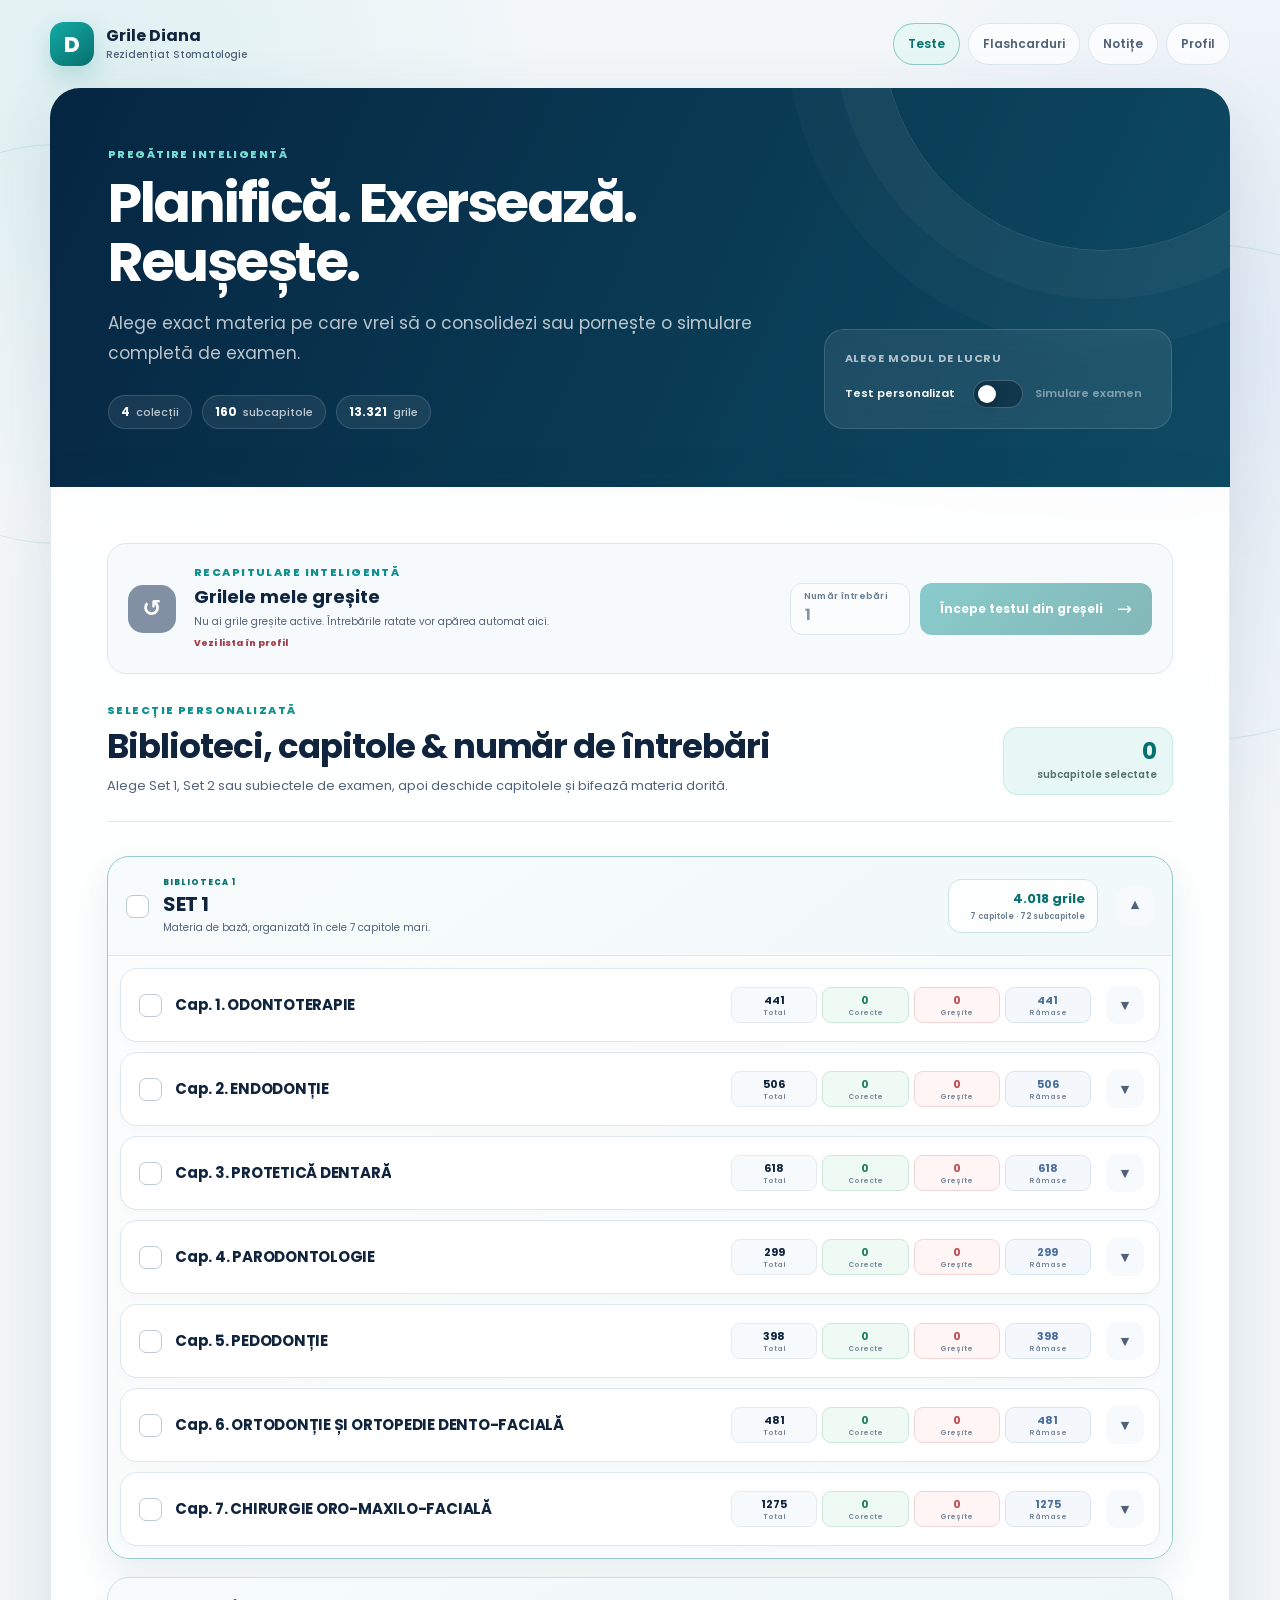
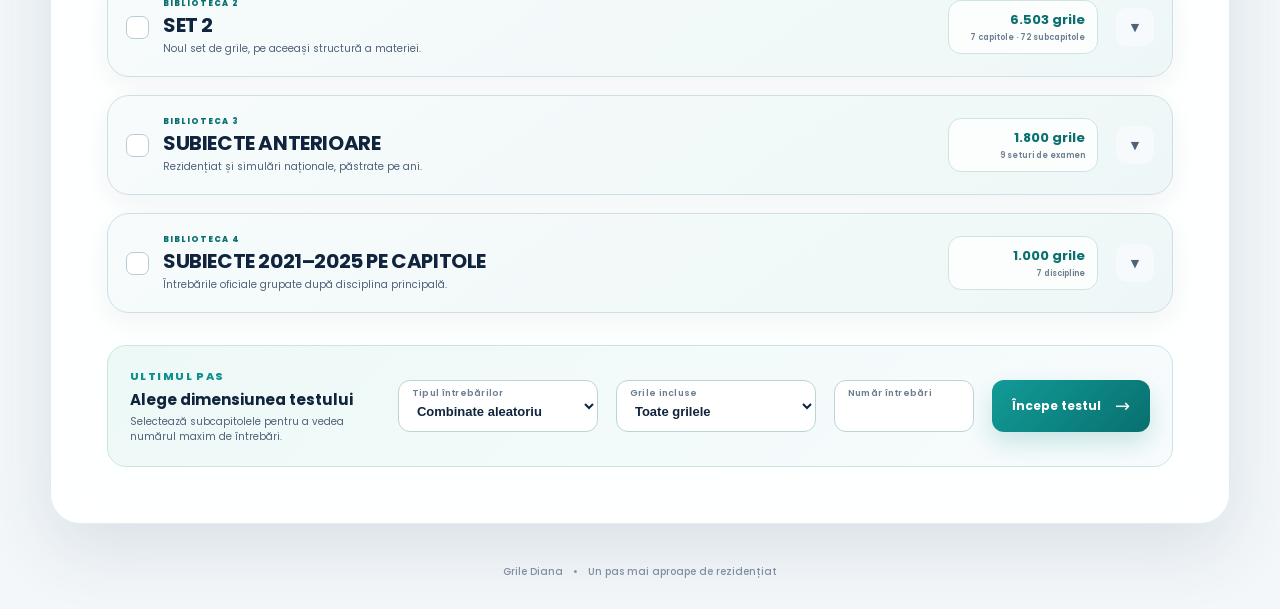
<file: selectare.html>
<!DOCTYPE html>
<html lang="ro">
<head>
  <meta name="viewport" content="width=device-width, initial-scale=1, viewport-fit=cover">
  <meta charset="UTF-8" />
  <link rel="icon" type="image/png" href="assets/grile-diana-icon.png" />
  <title>Selectare Capitole & Simulare</title>
  <meta name="theme-color" content="#f4f8fb" />
  <link rel="preconnect" href="https://fonts.googleapis.com" />
  <link rel="preconnect" href="https://fonts.gstatic.com" crossorigin />
  <link href="https://fonts.googleapis.com/css2?family=Poppins:wght@400;500;600;700;800&display=swap" rel="stylesheet" />
  <link rel="stylesheet" href="selectare.css?v=4" />
  <link rel="stylesheet" href="mobile.css" />
  <link rel="stylesheet" href="site-header.css?v=5" />
</head>
<body class="selection-page">
  <div class="page-decoration decoration-one" aria-hidden="true"></div>
  <div class="page-decoration decoration-two" aria-hidden="true"></div>

  <header class="app-header">
    <a class="brand" href="selectare.html" aria-label="Grile Diana - pagina principală">
      <span class="brand-mark" aria-hidden="true">D</span>
      <span class="brand-copy">
        <strong>Grile Diana</strong>
        <small>Rezidențiat Stomatologie</small>
      </span>
    </a>
    <nav class="header-links" aria-label="Navigare principală">
      <a href="selectare.html" aria-current="page">Teste</a>
      <a href="flashcards.html">Flashcarduri</a>
      <a href="materiale.html">Notițe</a>
      <a href="profil.html">Profil</a>
    </nav>
  </header>

  <main class="page-shell">
    <section class="hero-panel" aria-labelledby="page-title">
      <div class="hero-copy">
        <span class="eyebrow">Pregătire inteligentă</span>
        <h1 id="page-title">Planifică. Exersează. Reușește.</h1>
        <p>Alege exact materia pe care vrei să o consolidezi sau pornește o simulare completă de examen.</p>
        <div class="hero-stats" aria-label="Conținut disponibil">
          <span><strong id="bankChapterCount">4</strong> colecții</span>
          <span><strong id="bankSubchapterCount">160</strong> subcapitole</span>
          <span><strong id="bankQuestionCount">13.321</strong> grile</span>
        </div>
      </div>

      <div class="mode-picker">
        <span class="mode-picker-title">Alege modul de lucru</span>
        <div class="switch-container">
          <span id="selectionModeLabel" class="mode-option active">Test personalizat</span>
          <label class="toggle-switch">
            <input type="checkbox" id="viewSwitch" aria-label="Comută între test personalizat și simulare" />
            <span class="slider"></span>
          </label>
          <span id="simulationModeLabel" class="mode-option">Simulare examen</span>
          <span id="switchLabel" class="sr-only">Selectare Capitole</span>
        </div>
      </div>
    </section>

  <section class="glass-card">
    <div id="resumeBanner" class="resume-banner" hidden>
      <div class="resume-icon" aria-hidden="true">↻</div>
      <div class="resume-copy">
        <strong>Ai un test în desfășurare</strong>
        <span id="resumeSummary">Poți continua exact de unde ai rămas.</span>
      </div>
      <div class="resume-actions">
        <button id="discardSessionBtn" type="button" class="text-button">Renunță</button>
        <button id="resumeSessionBtn" type="button" class="compact-button">Continuă testul</button>
      </div>
    </div>

    <section id="mistakesPanel" class="mistakes-panel" aria-labelledby="mistakesTitle">
      <div class="mistakes-icon" aria-hidden="true">↺</div>
      <div class="mistakes-copy">
        <span class="eyebrow">Recapitulare inteligentă</span>
        <h2 id="mistakesTitle">Grilele mele greșite</h2>
        <p id="mistakesStatus">Întrebările la care greșești vor apărea automat aici.</p>
        <a href="profil.html?status=wrong">Vezi lista în profil</a>
      </div>
      <form id="mistakesForm" class="mistakes-actions" novalidate>
        <div class="input-group mistakes-count-field">
          <input type="number" id="mistakeTestCount" required min="1" max="1" placeholder=" " inputmode="numeric" />
          <label for="mistakeTestCount">Număr întrebări</label>
        </div>
        <button id="startMistakesBtn" type="submit" class="btn mistakes-start-button" disabled>
          <span>Începe testul din greșeli</span>
          <span class="button-arrow" aria-hidden="true">→</span>
        </button>
        <p id="mistakesMessage" class="form-message" role="alert" hidden></p>
      </form>
    </section>

    <!-- Selectare capitole -->
    <div id="capitole-container" class="active-view">
      <div class="section-heading">
        <div>
          <span class="eyebrow">Selecție personalizată</span>
          <h2 class="title">Biblioteci, capitole & număr de întrebări</h2>
          <p>Alege Set 1, Set 2 sau subiectele de examen, apoi deschide capitolele și bifează materia dorită.</p>
        </div>
        <div class="selection-status" aria-live="polite">
          <strong id="selectedCount">0</strong>
          <span id="selectedSummary">subcapitole selectate</span>
        </div>
      </div>
      <form id="formSelectare" class="form-flex" novalidate>





        
<template id="legacyQuestionCatalog">
        <!-- Catalog static vechi, păstrat doar ca referință pentru compatibilitate -->
<div class="capitol-grup">
  <div class="capitol-header">
    <label class="capitol-mare">
      <input type="checkbox" class="master-checkbox" data-target="capitol-1" />
      <span>Cap. 1. ODONTOTERAPIE</span>
    </label>
    <button type="button" class="toggle-subcapitole" data-target="capitol-1">▼</button>
  </div>
  <div class="subcapitole hidden" id="capitol-1">
    <label class="chapter-option">
      <input type="checkbox" name="capitole" value="Capitol 1" />
      <span>1.01 Țesuturile dure dentare – structură, implicații clinice</span>
    </label>
    <label class="chapter-option">
      <input type="checkbox" name="capitole" value="Capitol 1" />
      <span>1.02 Etiologia cariei simple</span>
    </label>
    <label class="chapter-option">
      <input type="checkbox" name="capitole" value="Capitol 1" />
      <span>1.03 Aspecte histopatologice ale cariei simple</span>
    </label>
    <label class="chapter-option">
      <input type="checkbox" name="capitole" value="Capitol 1" />
      <span>1.04 Diagnosticul leziunilor carioase</span>
    </label>
    <label class="chapter-option">
      <input type="checkbox" name="capitole" value="Capitol 1" />
      <span>1.05 Diagnosticul leziunilor necarioase</span>
    </label>
    <label class="chapter-option">
      <input type="checkbox" name="capitole" value="Capitol 1" />
      <span>1.06 Principii generale de tratament al cariei simple</span>
    </label>
    <label class="chapter-option">
      <input type="checkbox" name="capitole" value="Capitol 1" />
      <span>1.07 Tratamentul cariei simple cavitare</span>
    </label>
    <label class="chapter-option">
      <input type="checkbox" name="capitole" value="Capitol 1" />
      <span>1.08 Materiale dentare utilizate modern în tratamentele odontorestauratoare</span>
    </label>
  </div>
</div>

 <div class="capitol-grup">
  <div class="capitol-header">
    <label class="capitol-mare">
      <input type="checkbox" class="master-checkbox" data-target="capitol-2" />
      <span>Cap. 2. ENDODONȚIE</span>
    </label>
    <button type="button" class="toggle-subcapitole" data-target="capitol-2">▼</button>
  </div>
  <div class="subcapitole hidden" id="capitol-2">
    <label class="chapter-option">
      <input type="checkbox" name="capitole" value="Capitol 2" />
      <span>2.01 Examinare și diagnostic în endodonție</span>
    </label>
    <label class="chapter-option">
      <input type="checkbox" name="capitole" value="Capitol 2" />
      <span>2.02 Patologia pulpară și periapicală</span>
    </label>
    <label class="chapter-option">
      <input type="checkbox" name="capitole" value="Capitol 2" />
      <span>2.03 Tratamentul chemo-mecanic al canalelor radiculare</span>
    </label>
    <label class="chapter-option">
      <input type="checkbox" name="capitole" value="Capitol 2" />
      <span>2.04 Dezinfecția canalelor radiculare</span>
    </label>
    <label class="chapter-option">
      <input type="checkbox" name="capitole" value="Capitol 2" />
      <span>2.05 Obturația de canal</span>
    </label>
    <label class="chapter-option">
      <input type="checkbox" name="capitole" value="Capitol 2" />
      <span>2.06 Incidente și accidente în cursul tratamentului endodontic</span>
    </label>
  </div>
</div>

<div class="capitol-grup">
  <div class="capitol-header">
    <label class="capitol-mare">
      <input type="checkbox" class="master-checkbox" data-target="capitol-3" />
      <span>Cap. 3. PROTETICĂ DENTARĂ</span>
    </label>
    <button type="button" class="toggle-subcapitole" data-target="capitol-3">▼</button>
  </div>
  <div class="subcapitole hidden" id="capitol-3">
    <label class="chapter-option">
      <input type="checkbox" name="capitole" value="Capitol 3" />
      <span>3.01 Ocluzologie</span>
    </label>
    <label class="chapter-option">
      <input type="checkbox" name="capitole" value="Capitol 3" />
      <span>3.02 Edentație parțială redusă</span>
    </label>
    <label class="chapter-option">
      <input type="checkbox" name="capitole" value="Capitol 3" />
      <span>3.03.1 Etiologia și tabloul clinic a edentației parțial întinse</span>
    </label>
    <label class="chapter-option">
      <input type="checkbox" name="capitole" value="Capitol 3" />
      <span>3.03.2 Examene clinice și paraclinice în edentația parțială și totală</span>
    </label>
    <label class="chapter-option">
      <input type="checkbox" name="capitole" value="Capitol 3" />
      <span>3.03.3 Mijloace protetice utilizate în edentația parțială întinsă (EPÎ)</span>
    </label>
    <label class="chapter-option">
      <input type="checkbox" name="capitole" value="Capitol 3" />
      <span>3.03.4 Algoritm de tratament în EPÎ și soluții terapeutice</span>
    </label>
    <label class="chapter-option">
      <input type="checkbox" name="capitole" value="Capitol 3" />
      <span>3.03.5 Abordări terapeutice moderne în edentația totală</span>
    </label>
  </div>
</div>

<div class="capitol-grup">
  <div class="capitol-header">
    <label class="capitol-mare">
      <input type="checkbox" class="master-checkbox" data-target="capitol-4" />
      <span>Cap. 4. PARODONTOLOGIE</span>
    </label>
    <button type="button" class="toggle-subcapitole" data-target="capitol-4">▼</button>
  </div>
  <div class="subcapitole hidden" id="capitol-4">
    <label class="chapter-option">
      <input type="checkbox" name="capitole" value="Capitol 4" />
      <span>4.01 Anatomia, structura și funcțiile parodonțiului</span>
    </label>
    <label class="chapter-option">
      <input type="checkbox" name="capitole" value="Capitol 4" />
      <span>4.02 Etiopatogenia bolii parodontale</span>
    </label>
    <label class="chapter-option">
      <input type="checkbox" name="capitole" value="Capitol 4" />
      <span>4.03 Influența infecției parodontale asupra bolilor sistemice</span>
    </label>
    <label class="chapter-option">
      <input type="checkbox" name="capitole" value="Capitol 4" />
      <span>4.04 Diagnosticul parodontal</span>
    </label>
    <label class="chapter-option">
      <input type="checkbox" name="capitole" value="Capitol 4" />
      <span>4.05 Gingivite</span>
    </label>
    <label class="chapter-option">
      <input type="checkbox" name="capitole" value="Capitol 4" />
      <span>4.06 Parodontite</span>
    </label>
    <label class="chapter-option">
      <input type="checkbox" name="capitole" value="Capitol 4" />
      <span>4.07 Tratamentul parodontal</span>
    </label>
  </div>
</div>

<div class="capitol-grup">
  <div class="capitol-header">
    <label class="capitol-mare">
      <input type="checkbox" class="master-checkbox" data-target="capitol-5" />
      <span>Cap. 5. PEDODONȚIE</span>
    </label>
    <button type="button" class="toggle-subcapitole" data-target="capitol-5">▼</button>
  </div>
  <div class="subcapitole hidden" id="capitol-5">
    <label class="chapter-option">
      <input type="checkbox" name="capitole" value="Capitol 5" />
      <span>5.01 Erupția dentară</span>
    </label>
    <label class="chapter-option">
      <input type="checkbox" name="capitole" value="Capitol 5" />
      <span>5.02 Profilaxia cariei dentare în perioada de creștere</span>
    </label>
    <label class="chapter-option">
      <input type="checkbox" name="capitole" value="Capitol 5" />
      <span>5.03 Caria dinților temporari</span>
    </label>
    <label class="chapter-option">
      <input type="checkbox" name="capitole" value="Capitol 5" />
      <span>5.04 Caria dinților permanenți imaturi</span>
    </label>
    <label class="chapter-option">
      <input type="checkbox" name="capitole" value="Capitol 5" />
      <span>5.05 Urgențele în practica pedodontică</span>
    </label>
    <label class="chapter-option">
      <input type="checkbox" name="capitole" value="Capitol 5" />
      <span>5.06 Relația medic-pacient în pedodonție</span>
    </label>
  </div>
</div>

<div class="capitol-grup">
  <div class="capitol-header">
    <label class="capitol-mare">
      <input type="checkbox" class="master-checkbox" data-target="capitol-6" />
      <span>Cap. 6. ORTODONȚIE ȘI ORTOPEDIE DENTO-FACIALĂ</span>
    </label>
    <button type="button" class="toggle-subcapitole" data-target="capitol-6">▼</button>
  </div>
  <div class="subcapitole hidden" id="capitol-6">
    <label class="chapter-option">
      <input type="checkbox" name="capitole" value="Capitol 6" />
      <span>6.1.1 Dinții supranumerari</span>
    </label>
    <label class="chapter-option">
      <input type="checkbox" name="capitole" value="Capitol 6" />
      <span>6.1.2 Anodonția</span>
    </label>
    <label class="chapter-option">
      <input type="checkbox" name="capitole" value="Capitol 6" />
      <span>6.1.3 Incluzia dentară</span>
    </label>
    <label class="chapter-option">
      <input type="checkbox" name="capitole" value="Capitol 6" />
      <span>6.1.4 Reincluzia dentară</span>
    </label>
    <label class="chapter-option">
      <input type="checkbox" name="capitole" value="Capitol 6" />
      <span>6.1.5 Ectopia dentară</span>
    </label>
    <label class="chapter-option">
      <input type="checkbox" name="capitole" value="Capitol 6" />
      <span>6.1.6 Transpoziția dentară</span>
    </label>
    <label class="chapter-option">
      <input type="checkbox" name="capitole" value="Capitol 6" />
      <span>6.1.7 Diastema</span>
    </label>
    <label class="chapter-option">
      <input type="checkbox" name="capitole" value="Capitol 6" />
      <span>6.2.1 Compresiunea de maxilar</span>
    </label>
    <label class="chapter-option">
      <input type="checkbox" name="capitole" value="Capitol 6" />
      <span>6.2.2 Ocluzia adâncă acoperită</span>
    </label>
    <label class="chapter-option">
      <input type="checkbox" name="capitole" value="Capitol 6" />
      <span>6.2.3 Ocluzia deschisă</span>
    </label>
    <label class="chapter-option">
      <input type="checkbox" name="capitole" value="Capitol 6" />
      <span>6.2.4 Sindromul Progenic (prognatismul mandibular)</span>
    </label>
  </div>
</div>
<div class="capitol-grup">
  <div class="capitol-header">
    <label class="capitol-mare">
      <input type="checkbox" class="master-checkbox" data-target="capitol-7" />
      <span>Cap. 7. CHIRURGIE ORO-MAXILO-FACIALĂ</span>
    </label>
    <button type="button" class="toggle-subcapitole" data-target="capitol-7">▼</button>
  </div>
  <div class="subcapitole hidden" id="capitol-7">
    <label class="chapter-option"><input type="checkbox" name="capitole" value="Capitol 7" /><span>7.01 Substanțe anestezice utilizate în stomatologie</span></label>
    <label class="chapter-option"><input type="checkbox" name="capitole" value="Capitol 7" /><span>7.02 Tehnici folosite în anestezia loco-regională</span></label>
    <label class="chapter-option"><input type="checkbox" name="capitole" value="Capitol 7" /><span>7.03 Accidente și complicații ale anesteziei loco-regionale în stomatologie</span></label>
    <label class="chapter-option"><input type="checkbox" name="capitole" value="Capitol 7" /><span>7.04 Indicațiile extracției dentare</span></label>
    <label class="chapter-option"><input type="checkbox" name="capitole" value="Capitol 7" /><span>7.05 Contraindicații în extracția dentară</span></label>
    <label class="chapter-option"><input type="checkbox" name="capitole" value="Capitol 7" /><span>7.06 Extracția dentară cu separație interradiculară</span></label>
    <label class="chapter-option"><input type="checkbox" name="capitole" value="Capitol 7" /><span>7.07 Extracția prin alveolotomie</span></label>
    <label class="chapter-option"><input type="checkbox" name="capitole" value="Capitol 7" /><span>7.08 Accidente și complicații ale extracției dentare</span></label>
    <label class="chapter-option"><input type="checkbox" name="capitole" value="Capitol 7" /><span>7.09 Tulburări</span></label>
    <label class="chapter-option"><input type="checkbox" name="capitole" value="Capitol 7" /><span>7.10 Odontectomia molarului de minte inferior</span></label>
    <label class="chapter-option"><input type="checkbox" name="capitole" value="Capitol 7" /><span>7.11 Odontectomia caninului superior</span></label>
    <label class="chapter-option"><input type="checkbox" name="capitole" value="Capitol 7" /><span>7.12 Tipuri de lambouri pentru rezecția apicală</span></label>
    <label class="chapter-option"><input type="checkbox" name="capitole" value="Capitol 7" /><span>7.13 Tratamentul chirurgical preprotetic al părților moi</span></label>
    <label class="chapter-option"><input type="checkbox" name="capitole" value="Capitol 7" /><span>7.14 Infecțiile periosoase</span></label>
    <label class="chapter-option"><input type="checkbox" name="capitole" value="Capitol 7" /><span>7.15 Infecții difuze oro-maxilo-faciale</span></label>
    <label class="chapter-option"><input type="checkbox" name="capitole" value="Capitol 7" /><span>7.16 Fasciita necrozantă cervicală</span></label>
    <label class="chapter-option"><input type="checkbox" name="capitole" value="Capitol 7" /><span>7.17 Infecțiile nespecifice ale oaselor maxilare</span></label>
    <label class="chapter-option"><input type="checkbox" name="capitole" value="Capitol 7" /><span>7.18 Osteonecroza maxilarelor</span></label>
    <label class="chapter-option"><input type="checkbox" name="capitole" value="Capitol 7" /><span>7.19 Comunicarea oro-sinuzală</span></label>
    <label class="chapter-option"><input type="checkbox" name="capitole" value="Capitol 7" /><span>7.20 Traumatologie oro-maxilo-facială</span></label>
    <label class="chapter-option"><input type="checkbox" name="capitole" value="Capitol 7" /><span>7.21 Chisturi și tumori benigne ale părților moi orale și cervico-faciale</span></label>
    <label class="chapter-option"><input type="checkbox" name="capitole" value="Capitol 7" /><span>7.22 Chisturi, tumori benigne și osteopatii ale oaselor maxilare</span></label>
    <label class="chapter-option"><input type="checkbox" name="capitole" value="Capitol 7" /><span>7.23 Tumori maligne oro-maxilo-faciale</span></label>
    <label class="chapter-option"><input type="checkbox" name="capitole" value="Capitol 7" /><span>7.24 Luxația temporo-mandibulară</span></label>
    <label class="chapter-option"><input type="checkbox" name="capitole" value="Capitol 7" /><span>7.25 Anchiloza temporo-mandibulară</span></label>
    <label class="chapter-option"><input type="checkbox" name="capitole" value="Capitol 7" /><span>7.26 Patologia glandelor salivare</span></label>
    <label class="chapter-option"><input type="checkbox" name="capitole" value="Capitol 7" /><span>7.27 Despicăturile labio-maxilo-palatine</span></label>
  </div>
</div>

<div class="capitol-grup">
  <div class="capitol-header">
    <label class="capitol-mare">
      <input type="checkbox" class="master-checkbox" data-target="capitol-8" />
      <span>Cap. 8. SUBIECTE 2021-2025 PE CAPITOLE</span>
    </label>
    <button type="button" class="toggle-subcapitole" data-target="capitol-8">▼</button>
  </div>
  <div class="subcapitole hidden" id="capitol-8">
    <label class="chapter-option"><input type="checkbox" name="capitole" value="Subiecte" /><span>01. Odontoterapie</span></label>
    <label class="chapter-option"><input type="checkbox" name="capitole" value="Subiecte" /><span>02. Endodonţie</span></label>
    <label class="chapter-option"><input type="checkbox" name="capitole" value="Subiecte" /><span>03. Protetică dentară</span></label>
    <label class="chapter-option"><input type="checkbox" name="capitole" value="Subiecte" /><span>04. Parodontologie</span></label>
    <label class="chapter-option"><input type="checkbox" name="capitole" value="Subiecte" /><span>05. Pedodonţie</span></label>
    <label class="chapter-option"><input type="checkbox" name="capitole" value="Subiecte" /><span>06. Ortodonţie şi ortopedie dento-facială</span></label>
    <label class="chapter-option"><input type="checkbox" name="capitole" value="Subiecte" /><span>07. Chirurgie OMF</span></label>
  </div>
</div>

<div class="capitol-grup">
  <div class="capitol-header">
    <label class="capitol-mare">
      <input type="checkbox" class="master-checkbox" data-target="capitol-9" />
      <span>Cap. 9. SUBIECTE ANTERIOARE</span>
    </label>
    <button type="button" class="toggle-subcapitole" data-target="capitol-9">▼</button>
  </div>
  <div class="subcapitole hidden" id="capitol-9">
    <label class="chapter-option"><input type="checkbox" name="capitole" value="Anterioare" /><span>Rezidențiat Medicină Dentară - 16 noiembrie 2025</span></label>
    <label class="chapter-option"><input type="checkbox" name="capitole" value="Anterioare" /><span>Rezidențiat Medicină Dentară - 17 noiembrie 2024</span></label>
    <label class="chapter-option"><input type="checkbox" name="capitole" value="Anterioare" /><span>Rezidențiat Medicină Dentară - 19 noiembrie 2023</span></label>
    <label class="chapter-option"><input type="checkbox" name="capitole" value="Anterioare" /><span>Rezidențiat Medicină Dentară - 20 noiembrie 2022</span></label>
    <label class="chapter-option"><input type="checkbox" name="capitole" value="Anterioare" /><span>Rezidențiat Medicină Dentară - 21 noiembrie 2021</span></label>
    <label class="chapter-option"><input type="checkbox" name="capitole" value="Anterioare" /><span>Simulare națională - 15 octombrie 2022</span></label>
    <label class="chapter-option"><input type="checkbox" name="capitole" value="Anterioare" /><span>Simulare națională - octombrie 2023</span></label>
    <label class="chapter-option"><input type="checkbox" name="capitole" value="Anterioare" /><span>Simulare națională - octombrie 2024</span></label>
    <label class="chapter-option"><input type="checkbox" name="capitole" value="Anterioare" /><span>Simulare națională - octombrie 2025</span></label>
  </div>
</div>

 </template>
<div id="questionCatalog" class="question-catalog"></div>

        <div class="test-actions">
          <div class="test-actions-copy">
            <span class="eyebrow">Ultimul pas</span>
            <strong>Alege dimensiunea testului</strong>
            <small id="questionCountHint">Selectează subcapitolele pentru a vedea numărul maxim de întrebări.</small>
          </div>
          <div class="input-group">
            <label for="questionTypeFilter">Tipul întrebărilor</label>
            <select id="questionTypeFilter">
              <option value="all">Combinate aleatoriu</option>
              <option value="CS">Răspuns simplu (CS)</option>
              <option value="CM">Răspuns multiplu (CM)</option>
            </select>
          </div>
          <div class="input-group">
            <label for="questionProgressFilter">Grile incluse</label>
            <select id="questionProgressFilter">
              <option value="all">Toate grilele</option>
              <option value="unanswered">Doar neparcurse</option>
            </select>
          </div>
          <div class="input-group">
            <input type="number" id="numarIntrebari" required min="1" max="1" placeholder=" " inputmode="numeric" />
            <label for="numarIntrebari">Număr întrebări</label>
          </div>

          <button type="submit" class="btn">
            <span>Începe testul</span>
            <span class="button-arrow" aria-hidden="true">→</span>
          </button>
          <p id="formMessage" class="form-message" role="alert" hidden></p>
        </div>
      </form>
    </div>

    <!-- Simulare -->
  <div id="simulare-container" class="hidden-view">
  <div class="simulare-hero">
    <div class="simulare-header">
      <div>
        <span class="eyebrow">Experiență completă</span>
        <h2 class="title">Simulare examen național</h2>
      </div>
      <span class="badge">Nou</span>
    </div>

    <p class="simulare-desc">
      Aceasta este o simulare completă, alcătuită din <strong>200 de grile</strong>.
      Timp alocat: <strong>4 ore (240 minute)</strong>. La expirarea timpului,
      testul se finalizează automat.
    </p>

    <ul class="tips-list">
      <li class="tip-item">🧃 Ia-ți apă și ceva de ronțăit (gustări ușoare).</li>
      <li class="tip-item">🔕 Alege un loc liniștit, fără întreruperi.</li>
      <li class="tip-item">🕰️ Setează-ți telefonul pe „Nu deranja”.</li>
      <li class="tip-item">💡 Verifică-ți conexiunea la internet și încărcătorul.</li>
    </ul>

    <div class="simulare-actions">
      <button id="startSimulareBtn" type="button" class="btn start-btn">
        <span>Start simulare</span>
        <span class="button-arrow" aria-hidden="true">→</span>
      </button>
      <p class="simulare-note">După start, cronometrul pornește și nu poate fi pus pe pauză.</p>
    </div>
  </div>
</div>

  </section>
  </main>

  <footer class="app-footer">
    <span>Grile Diana</span>
    <span aria-hidden="true">•</span>
    <span>Un pas mai aproape de rezidențiat</span>
  </footer>


  <script src="data/question-index.js?v=3"></script>
  <script src="file-store.js"></script>
  <script src="app-core.js?v=5"></script>
  <script src="selectare.js?v=4"></script>
</body>
</html>
</file>
<file: flashcards.css>
:root {
  --ink: #10243e;
  --ink-soft: #586b82;
  --navy: #0a3655;
  --teal: #0f918e;
  --teal-dark: #08716f;
  --teal-pale: #e8f7f5;
  --surface: #fff;
  --surface-soft: #f7fafc;
  --line: #dce7ee;
  --page: #f3f7fa;
  --danger: #b94954;
  --shadow: 0 22px 60px rgba(28, 53, 80, 0.11);
}

* {
  box-sizing: border-box;
  margin: 0;
  padding: 0;
}

html {
  scroll-behavior: smooth;
}

body {
  min-height: 100vh;
  overflow-x: hidden;
  background:
    radial-gradient(circle at 0 0, rgba(70, 180, 170, 0.12), transparent 30rem),
    radial-gradient(circle at 100% 20%, rgba(89, 137, 201, 0.1), transparent 34rem),
    var(--page);
  color: var(--ink);
  font-family: "Poppins", system-ui, -apple-system, BlinkMacSystemFont, "Segoe UI", sans-serif;
  line-height: 1.5;
}

button,
input {
  font: inherit;
}

button,
a,
label {
  -webkit-tap-highlight-color: transparent;
}

button {
  cursor: pointer;
}

[hidden] {
  display: none !important;
}

.app-header,
.flash-shell {
  width: min(1180px, calc(100% - 32px));
  margin-inline: auto;
}

.app-header {
  display: flex;
  min-height: 88px;
  align-items: center;
  justify-content: space-between;
  gap: 20px;
}

.brand {
  display: inline-flex;
  align-items: center;
  gap: 12px;
  color: var(--ink);
  text-decoration: none;
}

.brand-mark {
  display: grid;
  width: 44px;
  height: 44px;
  place-items: center;
  border-radius: 14px;
  background: linear-gradient(145deg, #14aaa5, #08706f);
  box-shadow: 0 10px 24px rgba(15, 143, 141, 0.22);
  color: #fff;
  font-size: 21px;
  font-weight: 800;
}

.brand-copy {
  display: flex;
  flex-direction: column;
  line-height: 1.25;
}

.brand-copy strong {
  font-size: 16px;
}

.brand-copy small {
  margin-top: 3px;
  color: var(--ink-soft);
  font-size: 10px;
}

.header-actions {
  display: flex;
  align-items: center;
  gap: 8px;
}

.header-actions a {
  padding: 9px 13px;
  border-radius: 999px;
  color: var(--ink-soft);
  font-size: 10px;
  font-weight: 700;
  text-decoration: none;
}

.header-actions a:last-child {
  border: 1px solid var(--line);
  background: rgba(255, 255, 255, 0.75);
}

.header-actions a:hover,
.header-actions a:focus-visible {
  color: var(--teal-dark);
  text-decoration: underline;
  text-underline-offset: 3px;
}

.flash-shell {
  padding-bottom: 52px;
}

.eyebrow {
  color: var(--teal);
  font-size: 9px;
  font-weight: 800;
  letter-spacing: 0.13em;
  text-transform: uppercase;
}

.library-hero {
  position: relative;
  display: grid;
  grid-template-columns: minmax(0, 1.35fr) minmax(340px, 0.65fr);
  align-items: center;
  gap: 42px;
  overflow: hidden;
  padding: clamp(30px, 5vw, 58px);
  border-radius: 28px;
  background: linear-gradient(118deg, #092f4d, #0d6170);
  box-shadow: var(--shadow);
  color: #fff;
}

.library-hero::after {
  content: "";
  position: absolute;
  top: -160px;
  right: 32%;
  width: 380px;
  height: 380px;
  border: 1px solid rgba(255, 255, 255, 0.08);
  border-radius: 50%;
  box-shadow: 0 0 0 55px rgba(255, 255, 255, 0.025), 0 0 0 110px rgba(255, 255, 255, 0.018);
  pointer-events: none;
}

.library-hero > * {
  position: relative;
  z-index: 1;
}

.library-hero .eyebrow {
  color: #75ddd5;
}

.library-hero h1 {
  max-width: 670px;
  margin-top: 10px;
  font-size: clamp(30px, 5vw, 51px);
  line-height: 1.1;
  letter-spacing: -0.045em;
}

.library-hero p {
  max-width: 700px;
  margin-top: 16px;
  color: rgba(255, 255, 255, 0.72);
  font-size: 13px;
}

.hero-metrics {
  display: grid;
  grid-template-columns: repeat(3, 1fr);
  overflow: hidden;
  border: 1px solid rgba(255, 255, 255, 0.13);
  border-radius: 18px;
  background: rgba(255, 255, 255, 0.07);
  backdrop-filter: blur(12px);
}

.hero-metrics div {
  padding: 17px 10px;
  border-right: 1px solid rgba(255, 255, 255, 0.1);
  text-align: center;
}

.hero-metrics div:last-child {
  border-right: 0;
}

.hero-metrics dt,
.hero-metrics small {
  display: block;
  color: rgba(255, 255, 255, 0.58);
  font-size: 7px;
  font-weight: 700;
  text-transform: uppercase;
}

.hero-metrics dd {
  margin: 4px 0 1px;
  font-size: 22px;
  font-weight: 800;
}

.resume-banner {
  display: grid;
  grid-template-columns: auto minmax(0, 1fr) auto;
  align-items: center;
  gap: 14px;
  margin-top: 18px;
  padding: 15px 17px;
  border: 1px solid #bcdedb;
  border-radius: 16px;
  background: #effaf8;
}

.resume-icon {
  display: grid;
  width: 38px;
  height: 38px;
  place-items: center;
  border-radius: 12px;
  background: var(--teal);
  color: #fff;
  font-size: 18px;
}

.resume-banner strong {
  font-size: 12px;
}

.resume-banner p {
  margin-top: 2px;
  color: var(--ink-soft);
  font-size: 9px;
}

.resume-actions {
  display: flex;
  gap: 8px;
}

.text-button,
.compact-button,
.outline-button,
.primary-button,
.danger-button {
  min-height: 42px;
  padding: 9px 14px;
  border-radius: 11px;
  font-size: 9px;
  font-weight: 800;
}

.text-button {
  border: 0;
  background: transparent;
  color: var(--ink-soft);
}

.compact-button,
.primary-button {
  border: 0;
  background: linear-gradient(135deg, #129c98, #08716f);
  box-shadow: 0 10px 22px rgba(15, 143, 141, 0.2);
  color: #fff;
}

.outline-button {
  border: 1px solid var(--line);
  background: #fff;
  color: var(--ink-soft);
}

.deck-section {
  margin-top: 20px;
  padding: clamp(22px, 4vw, 36px);
  border: 1px solid var(--line);
  border-radius: 24px;
  background: rgba(255, 255, 255, 0.94);
  box-shadow: 0 15px 42px rgba(28, 53, 80, 0.07);
}

.section-heading {
  display: flex;
  align-items: center;
  justify-content: space-between;
  gap: 20px;
  padding-bottom: 22px;
  border-bottom: 1px solid #e8eef2;
}

.section-heading h2 {
  margin-top: 5px;
  font-size: 25px;
  letter-spacing: -0.03em;
}

.section-heading p {
  margin-top: 5px;
  color: var(--ink-soft);
  font-size: 10px;
}

.chapter-list {
  display: grid;
  gap: 13px;
  margin-top: 20px;
}

.chapter-group {
  overflow: hidden;
  border: 1px solid var(--line);
  border-radius: 17px;
  background: #fff;
}

.chapter-header {
  display: grid;
  grid-template-columns: minmax(0, 1fr) auto;
  align-items: center;
  gap: 16px;
  padding: 15px 17px;
  background: var(--surface-soft);
}

.chapter-selector,
.deck-option {
  display: flex;
  align-items: center;
  gap: 11px;
  cursor: pointer;
}

.chapter-selector input,
.deck-option input {
  width: 17px;
  height: 17px;
  flex: 0 0 auto;
  accent-color: var(--teal);
}

.chapter-selector strong {
  font-size: 12px;
}

.chapter-metrics {
  display: flex;
  gap: 6px;
}

.metric-pill {
  padding: 5px 8px;
  border-radius: 999px;
  background: #fff;
  color: var(--ink-soft);
  font-size: 7px;
  font-weight: 700;
}

.metric-pill strong {
  color: var(--ink);
  font-size: 9px;
}

.deck-list {
  display: grid;
  grid-template-columns: repeat(2, minmax(0, 1fr));
  gap: 9px;
  padding: 12px;
}

.deck-option {
  min-width: 0;
  padding: 12px;
  border: 1px solid #e5edf2;
  border-radius: 12px;
  transition: border-color 0.16s ease, background 0.16s ease;
}

.deck-option:has(input:checked) {
  border-color: #8dcfc9;
  background: var(--teal-pale);
}

.deck-copy {
  display: flex;
  min-width: 0;
  flex: 1;
  flex-direction: column;
}

.deck-copy strong {
  overflow: hidden;
  font-size: 10px;
  text-overflow: ellipsis;
  white-space: nowrap;
}

.deck-copy small {
  margin-top: 3px;
  color: var(--ink-soft);
  font-size: 8px;
}

.confidence-mini {
  display: grid;
  width: 31px;
  height: 31px;
  flex: 0 0 auto;
  place-items: center;
  border-radius: 10px;
  background: #eef3f6;
  color: var(--ink-soft);
  font-size: 9px;
  font-weight: 800;
}

.study-setup {
  position: sticky;
  z-index: 4;
  bottom: 12px;
  display: grid;
  grid-template-columns: minmax(250px, 1fr) 170px auto;
  align-items: center;
  gap: 14px;
  margin-top: 16px;
  padding: 17px 18px;
  border: 1px solid #bcdedb;
  border-radius: 18px;
  background: rgba(239, 250, 248, 0.96);
  box-shadow: 0 17px 42px rgba(30, 73, 79, 0.14);
  backdrop-filter: blur(14px);
}

.setup-copy {
  display: flex;
  flex-direction: column;
}

.setup-copy strong {
  margin-top: 3px;
  font-size: 13px;
}

.setup-copy small {
  color: var(--ink-soft);
  font-size: 8px;
}

.count-field {
  display: flex;
  flex-direction: column;
  gap: 3px;
  color: var(--ink-soft);
  font-size: 7px;
  font-weight: 700;
  text-transform: uppercase;
}

.count-field input {
  width: 100%;
  height: 45px;
  padding: 8px 12px;
  border: 1px solid #acd1ce;
  border-radius: 10px;
  outline: 0;
  background: #fff;
  color: var(--ink);
  font-size: 14px;
  font-weight: 800;
}

.primary-button:disabled {
  cursor: not-allowed;
  opacity: 0.45;
  box-shadow: none;
}

.form-message {
  grid-column: 1 / -1;
  padding: 9px 11px;
  border: 1px solid #ecc2c6;
  border-radius: 9px;
  background: #fff3f4;
  color: #963d47;
  font-size: 9px;
  font-weight: 700;
}

.library-footer-actions {
  display: flex;
  align-items: center;
  justify-content: space-between;
  gap: 20px;
  padding: 22px 4px 0;
  color: var(--ink-soft);
  font-size: 9px;
}

.danger-button {
  border: 1px solid #e8c4c8;
  background: #fff;
  color: var(--danger);
}

.study-overview {
  display: flex;
  align-items: center;
  justify-content: space-between;
  gap: 20px;
  padding: 17px 21px;
  border: 1px solid var(--line);
  border-radius: 18px 18px 0 0;
  background: rgba(255, 255, 255, 0.93);
}

.study-overview > div {
  display: flex;
  flex-direction: column;
}

.study-overview strong {
  margin-top: 3px;
  font-size: 13px;
}

.progress-track {
  height: 5px;
  overflow: hidden;
  background: #dce8ed;
}

.progress-track span {
  display: block;
  width: 0;
  height: 100%;
  border-radius: inherit;
  background: linear-gradient(90deg, #18aaa5, #5fd0a2);
  transition: width 0.3s ease;
}

.study-layout {
  display: grid;
  grid-template-columns: minmax(0, 1fr) 260px;
  align-items: start;
  gap: 18px;
  margin-top: 18px;
}

.flashcard,
.study-stats,
.result-view,
.error-view {
  border: 1px solid var(--line);
  background: rgba(255, 255, 255, 0.96);
  box-shadow: var(--shadow);
}

.flashcard {
  min-height: 600px;
  padding: clamp(22px, 4vw, 40px);
  border-radius: 23px;
}

.flashcard.answer-revealed {
  border-color: #b6ded9;
}

.card-meta {
  display: flex;
  align-items: center;
  gap: 7px;
  color: var(--ink-soft);
  font-size: 8px;
}

.card-meta strong {
  overflow: hidden;
  color: var(--ink);
  text-overflow: ellipsis;
  white-space: nowrap;
}

.page-pill {
  margin-left: auto;
  padding: 4px 7px;
  border-radius: 999px;
  background: var(--surface-soft);
}

.card-side {
  padding: 28px;
  border-radius: 17px;
}

.front-side {
  min-height: 210px;
  margin-top: 18px;
  background: linear-gradient(145deg, #f7fafc, #eff6f7);
}

.back-side {
  margin-top: 14px;
  border: 1px solid #bfe2de;
  background: #effaf8;
  animation: reveal 0.22s ease both;
}

.side-label {
  display: block;
  color: var(--teal-dark);
  font-size: 8px;
  font-weight: 800;
  letter-spacing: 0.11em;
  text-transform: uppercase;
}

.card-content {
  margin-top: 19px;
  color: #243d55;
  font-size: clamp(14px, 2vw, 18px);
  line-height: 1.75;
}

.front-side .card-content {
  display: grid;
  min-height: 120px;
  place-items: center;
  color: var(--ink);
  font-size: clamp(18px, 3vw, 25px);
  font-weight: 650;
  text-align: center;
}

.card-content p + p,
.card-content ul + p,
.card-content ol + p {
  margin-top: 12px;
}

.card-content ul,
.card-content ol {
  margin: 10px 0 0 22px;
}

.card-content li + li {
  margin-top: 6px;
}

.card-content .highlight-yellow,
.card-content .highlight-green,
.card-content .highlight-blue,
.card-content .highlight-red {
  padding: 1px 3px;
  border-radius: 4px;
  color: inherit;
}

.card-content .highlight-yellow { background: #fff1a8; }
.card-content .highlight-green { background: #ccefd9; }
.card-content .highlight-blue { background: #d8e9ff; }
.card-content .highlight-red { background: #ffd9dc; }

.reveal-button {
  display: flex;
  width: min(100%, 330px);
  min-height: 50px;
  align-items: center;
  justify-content: center;
  gap: 10px;
  margin: 22px auto 0;
  border: 0;
  border-radius: 13px;
  background: var(--navy);
  box-shadow: 0 12px 26px rgba(10, 54, 85, 0.2);
  color: #fff;
  font-size: 10px;
  font-weight: 800;
}

.confidence-panel {
  margin-top: 21px;
  padding-top: 19px;
  border-top: 1px solid #e1eaef;
  animation: reveal 0.22s ease both;
}

.confidence-heading {
  display: flex;
  align-items: baseline;
  justify-content: space-between;
  gap: 12px;
}

.confidence-heading strong {
  font-size: 12px;
}

.confidence-heading span,
.keyboard-hint {
  color: var(--ink-soft);
  font-size: 8px;
}

.confidence-buttons {
  display: grid;
  grid-template-columns: repeat(5, 1fr);
  gap: 8px;
  margin-top: 12px;
}

.confidence-buttons button {
  display: flex;
  min-height: 60px;
  align-items: center;
  justify-content: center;
  flex-direction: column;
  border: 1px solid transparent;
  border-radius: 12px;
  color: #fff;
  transition: transform 0.15s ease, box-shadow 0.15s ease;
}

.confidence-buttons button:hover,
.confidence-buttons button:focus-visible {
  z-index: 1;
  box-shadow: 0 9px 20px rgba(25, 49, 72, 0.17);
  transform: translateY(-2px);
}

.confidence-buttons button:nth-child(1) { background: #c34c57; }
.confidence-buttons button:nth-child(2) { background: #d9794d; }
.confidence-buttons button:nth-child(3) { background: #c49a32; }
.confidence-buttons button:nth-child(4) { background: #4a9d78; }
.confidence-buttons button:nth-child(5) { background: #168b84; }

.confidence-buttons strong {
  font-size: 18px;
}

.confidence-buttons span {
  font-size: 7px;
  font-weight: 700;
}

.keyboard-hint {
  margin-top: 8px;
  text-align: center;
}

.study-stats {
  position: sticky;
  top: 14px;
  padding: 22px;
  border-radius: 20px;
}

.focus-orb {
  display: grid;
  min-height: 135px;
  place-items: center;
  align-content: center;
  border-radius: 18px;
  background: linear-gradient(145deg, #0c3c5a, #0f7779);
  color: #fff;
}

.focus-orb strong {
  font-size: 34px;
}

.focus-orb span {
  color: rgba(255, 255, 255, 0.7);
  font-size: 7px;
  font-weight: 700;
  text-transform: uppercase;
}

.study-stats dl {
  display: grid;
  gap: 8px;
  margin-top: 14px;
}

.study-stats dl div {
  display: flex;
  align-items: center;
  justify-content: space-between;
  padding: 10px 11px;
  border-radius: 10px;
  background: var(--surface-soft);
}

.study-stats dt {
  color: var(--ink-soft);
  font-size: 8px;
}

.study-stats dd {
  font-size: 12px;
  font-weight: 800;
}

.rating-legend {
  display: grid;
  gap: 7px;
  margin-top: 17px;
  padding-top: 15px;
  border-top: 1px solid var(--line);
}

.rating-legend span {
  display: flex;
  align-items: center;
  gap: 7px;
  color: var(--ink-soft);
  font-size: 7px;
}

.rating-dot {
  width: 7px;
  height: 7px;
  border-radius: 50%;
}

.rating-dot.low { background: #c65758; }
.rating-dot.medium { background: #c49a32; }
.rating-dot.high { background: #279578; }

.result-view,
.error-view {
  max-width: 850px;
  margin: 30px auto 0;
  padding: clamp(30px, 6vw, 58px);
  border-radius: 25px;
  text-align: center;
}

.result-icon,
.error-view > span {
  display: grid;
  width: 54px;
  height: 54px;
  margin: 0 auto 17px;
  place-items: center;
  border-radius: 18px;
  background: var(--teal-pale);
  color: var(--teal-dark);
  font-size: 23px;
  font-weight: 800;
}

.result-view h1,
.error-view h1 {
  max-width: 650px;
  margin: 7px auto 0;
  font-size: clamp(24px, 4vw, 37px);
  line-height: 1.2;
  letter-spacing: -0.035em;
}

.result-view > p,
.error-view p {
  margin-top: 12px;
  color: var(--ink-soft);
  font-size: 11px;
}

.result-metrics {
  display: grid;
  grid-template-columns: repeat(4, 1fr);
  gap: 10px;
  margin-top: 27px;
}

.result-metrics div {
  padding: 17px 10px;
  border: 1px solid var(--line);
  border-radius: 13px;
  background: var(--surface-soft);
}

.result-metrics span {
  display: block;
  color: var(--ink-soft);
  font-size: 7px;
  font-weight: 700;
  text-transform: uppercase;
}

.result-metrics strong {
  display: block;
  margin-top: 4px;
  font-size: 19px;
}

.result-actions {
  display: flex;
  justify-content: center;
  gap: 10px;
  margin-top: 25px;
}

.error-view a {
  display: inline-flex;
  margin-top: 20px;
  color: var(--teal-dark);
  font-size: 10px;
  font-weight: 800;
}

.toast {
  position: fixed;
  z-index: 20;
  right: 18px;
  bottom: 18px;
  max-width: min(380px, calc(100% - 36px));
  padding: 12px 15px;
  border-radius: 12px;
  background: #10243e;
  box-shadow: 0 15px 35px rgba(16, 36, 62, 0.24);
  color: #fff;
  font-size: 9px;
  font-weight: 700;
}

@keyframes reveal {
  from { opacity: 0; transform: translateY(7px); }
  to { opacity: 1; transform: translateY(0); }
}

@media (max-width: 900px) {
  .library-hero {
    grid-template-columns: 1fr;
  }

  .hero-metrics {
    max-width: 470px;
  }

  .study-setup {
    grid-template-columns: 1fr 150px;
  }

  .setup-copy {
    grid-column: 1 / -1;
  }

  .study-layout {
    grid-template-columns: 1fr;
  }

  .study-stats {
    position: static;
    display: grid;
    grid-template-columns: 160px 1fr;
    gap: 15px;
  }

  .rating-legend {
    grid-column: 1 / -1;
  }
}

@media (max-width: 650px) {
  .app-header,
  .flash-shell {
    width: calc(100% - 20px);
  }

  .app-header {
    min-height: 72px;
  }

  .brand-mark {
    width: 39px;
    height: 39px;
  }

  .brand-copy strong {
    font-size: 14px;
  }

  .brand-copy small,
  .header-actions a:first-child {
    display: none;
  }

  .header-actions a {
    padding: 8px 10px;
    font-size: 9px;
  }

  .library-hero {
    padding: 27px 20px;
    border-radius: 22px;
  }

  .library-hero p {
    font-size: 11px;
  }

  .hero-metrics dd {
    font-size: 18px;
  }

  .resume-banner {
    grid-template-columns: auto 1fr;
  }

  .resume-actions {
    grid-column: 1 / -1;
    justify-content: flex-end;
  }

  .deck-section {
    padding: 20px 14px;
    border-radius: 20px;
  }

  .section-heading {
    align-items: flex-start;
    flex-direction: column;
  }

  .chapter-header {
    grid-template-columns: 1fr;
  }

  .chapter-metrics {
    padding-left: 28px;
  }

  .deck-list {
    grid-template-columns: 1fr;
  }

  .study-setup {
    position: static;
    grid-template-columns: 1fr;
  }

  .setup-copy {
    grid-column: auto;
  }

  .study-setup .primary-button,
  .study-setup .count-field {
    width: 100%;
  }

  .library-footer-actions,
  .study-overview {
    align-items: stretch;
    flex-direction: column;
  }

  .flashcard {
    min-height: 0;
    padding: 17px;
  }

  .card-meta {
    flex-wrap: wrap;
  }

  .page-pill {
    margin-left: 0;
  }

  .card-side {
    padding: 20px 15px;
  }

  .confidence-heading {
    align-items: flex-start;
    flex-direction: column;
  }

  .confidence-buttons {
    gap: 5px;
  }

  .confidence-buttons button {
    min-height: 57px;
  }

  .confidence-buttons span {
    font-size: 6px;
  }

  .study-stats {
    grid-template-columns: 1fr;
  }

  .focus-orb {
    min-height: 105px;
  }

  .rating-legend {
    grid-column: auto;
  }

  .result-metrics {
    grid-template-columns: repeat(2, 1fr);
  }

  .result-actions {
    flex-direction: column;
  }
}

@media (prefers-reduced-motion: reduce) {
  html { scroll-behavior: auto; }
  *, *::before, *::after {
    animation-duration: 0.01ms !important;
    transition-duration: 0.01ms !important;
  }
}
</file>
<file: mobile.css>
* {
  -webkit-tap-highlight-color: transparent;
}

html {
  -webkit-text-size-adjust: 100%;
  scroll-padding-top: 16px;
}

body {
  overflow-x: clip;
}

button,
a,
input,
select,
textarea {
  touch-action: manipulation;
}

@media (max-width: 680px) {
  body {
    padding-right: env(safe-area-inset-right);
    padding-left: env(safe-area-inset-left);
    padding-bottom: env(safe-area-inset-bottom);
  }

  .app-header,
  .quiz-header {
    min-height: 0;
    align-items: center;
    flex-wrap: wrap;
    gap: 8px 12px;
    padding-block: 10px;
  }

  .header-links,
  .header-actions,
  .quiz-header-actions {
    min-width: 0;
    flex-wrap: wrap;
    gap: 4px;
  }

  .header-status,
  .header-links a,
  .header-actions a,
  .header-link,
  .profile-header-link,
  .exit-link {
    min-height: 44px;
    align-items: center;
    justify-content: center;
    padding: 9px 10px;
    font-size: 11px;
    line-height: 1.3;
  }

  button,
  select {
    min-height: 44px;
  }

  input,
  select,
  textarea {
    min-height: 44px;
    font-size: 16px !important;
  }

  .brand {
    min-width: 0;
  }

  .brand-copy {
    min-width: 0;
  }

  .brand-copy strong,
  h1,
  h2,
  h3,
  p,
  label,
  button,
  a {
    overflow-wrap: anywhere;
  }

  .page-shell,
  .quiz-shell,
  .flash-shell {
    padding-bottom: max(28px, env(safe-area-inset-bottom));
  }

  .hero h1,
  .hero-panel h1,
  .library-hero h1,
  .question-card h1 {
    font-size: clamp(21px, 6vw, 31px);
    line-height: 1.2;
  }

  .question-card {
    padding: 22px 16px;
  }

  .question-card h1,
  .option-text {
    font-size: 16px;
  }

  .answer-option {
    min-height: 58px;
    padding: 12px;
  }

  .chapter-toggle,
  .section-toggle,
  .collection-toggle,
  .chapter-option,
  .subchapter-option {
    min-height: 44px;
  }

  .input-group input,
  .count-field input,
  .search-field input {
    min-height: 48px;
    font-size: 16px;
  }

  .primary-button,
  .secondary-button,
  .primary-link,
  .secondary-link,
  .download-button,
  .next-button,
  .verify-button,
  .btn {
    min-height: 48px;
    justify-content: center;
    padding: 12px 16px;
    font-size: 13px;
    line-height: 1.35;
    white-space: normal;
  }

  .chapter-summary,
  .metric-grid,
  .hero-stats,
  .result-metrics {
    min-width: 0;
  }

  .chapter-header,
  .catalog-collection-header,
  .note-section-header,
  .review-item-meta {
    min-width: 0;
    overflow-wrap: anywhere;
  }

  .table-hint {
    font-size: 12px;
  }

  .history-table-shell,
  .question-table-shell,
  .section-nav nav,
  .word-bank-panel {
    -webkit-overflow-scrolling: touch;
    overscroll-behavior-inline: contain;
  }

  .section-nav nav {
    scroll-snap-type: x proximity;
  }

  .section-nav button {
    min-height: 48px;
    scroll-snap-align: start;
    font-size: 12px;
  }

  .recall-content {
    font-size: 15px;
    line-height: 1.8;
  }

  .confidence-buttons button {
    min-width: 0;
    min-height: 60px;
  }

  .confidence-buttons span {
    font-size: 9px;
  }

  .toast {
    right: max(12px, env(safe-area-inset-right));
    bottom: max(12px, env(safe-area-inset-bottom));
    left: max(12px, env(safe-area-inset-left));
    max-width: none;
    font-size: 13px;
  }
}

@media (max-width: 400px) {
  .app-header,
  .quiz-header {
    column-gap: 8px;
  }

  .header-links,
  .header-actions,
  .quiz-header-actions {
    gap: 2px;
  }

  .header-status,
  .header-links a,
  .header-actions a,
  .header-link,
  .profile-header-link,
  .exit-link {
    padding-inline: 8px;
    font-size: 10px;
  }

  .result-action-buttons {
    grid-template-columns: 1fr;
  }

  .result-action-buttons .primary-link {
    grid-column: auto;
  }
}

@media (hover: none) and (pointer: coarse) {
  .btn:hover,
  .chapter-option:hover,
  .subchapter-card:hover,
  .header-status:hover {
    transform: none;
  }
}

@media (prefers-reduced-motion: reduce) {
  html {
    scroll-behavior: auto;
  }

  *,
  *::before,
  *::after {
    scroll-behavior: auto !important;
    animation-duration: 0.01ms !important;
    transition-duration: 0.01ms !important;
  }
}
</file>
<file: site-header.css>
header.app-header {
  display: flex;
  width: min(1180px, calc(100% - 32px));
  min-height: 88px;
  align-items: center;
  justify-content: space-between;
  gap: 20px;
  margin-inline: auto;
}

header.app-header .brand {
  display: inline-flex;
  min-width: 0;
  flex: 0 0 auto;
  align-items: center;
  gap: 12px;
  color: var(--ink);
  text-decoration: none;
}

header.app-header .brand-mark {
  display: grid;
  width: 44px;
  height: 44px;
  flex: 0 0 44px;
  place-items: center;
  border-radius: 14px;
  background: linear-gradient(145deg, #14aaa5, #08706f);
  box-shadow: 0 10px 24px rgba(15, 143, 141, 0.22);
  color: #fff;
  font-size: 21px;
  font-weight: 800;
  line-height: 1;
  letter-spacing: normal;
}

header.app-header .brand-copy {
  display: flex;
  min-width: 0;
  flex-direction: column;
  line-height: 1.25;
}

header.app-header .brand-copy strong {
  font-size: 16px;
  font-weight: 700;
  line-height: 1.25;
  letter-spacing: normal;
}

header.app-header .brand-copy small {
  display: block;
  margin-top: 3px;
  color: var(--ink-soft);
  font-size: 10px;
  font-weight: 500;
  line-height: 1.25;
  letter-spacing: normal;
}

header.app-header .header-links {
  display: flex;
  min-width: 0;
  align-items: center;
  justify-content: flex-end;
  gap: 8px;
}

header.app-header .header-links a {
  display: inline-flex;
  min-height: 42px;
  min-width: 0;
  align-items: center;
  justify-content: center;
  gap: 8px;
  padding: 9px 14px;
  border: 1px solid var(--line);
  border-radius: 999px;
  background: rgba(255, 255, 255, 0.7);
  color: var(--ink-soft);
  font-size: 12px;
  font-weight: 600;
  line-height: 1.3;
  letter-spacing: normal;
  text-align: center;
  text-decoration: none;
  backdrop-filter: blur(10px);
  transition: border-color 0.18s ease, background-color 0.18s ease, color 0.18s ease;
}

header.app-header .header-links a[aria-current="page"] {
  border-color: rgba(15, 143, 141, 0.42);
  background: var(--teal-pale);
  color: var(--teal-dark);
}

header.app-header .header-links a:hover,
header.app-header .header-links a:focus-visible {
  border-color: rgba(15, 143, 141, 0.42);
  background: var(--teal-pale);
  color: var(--teal-dark);
}

@media (max-width: 900px) {
  header.app-header {
    flex-wrap: wrap;
    gap: 8px 14px;
    padding-block: 10px;
  }

  header.app-header .header-links {
    width: 100%;
    justify-content: flex-start;
  }
}

@media (max-width: 680px) {
  header.app-header {
    width: calc(100% - 20px);
    min-height: 0;
    gap: 9px;
    padding-block: 10px;
  }

  header.app-header .header-links {
    display: grid;
    width: 100%;
    grid-template-columns: repeat(4, minmax(0, 1fr));
    gap: 5px;
  }

  header.app-header .brand-copy small {
    display: block;
  }

  header.app-header .header-links a {
    min-height: 44px;
    padding: 7px 4px;
    font-size: clamp(10px, 2.8vw, 12px);
    overflow-wrap: anywhere;
  }
}

@media (max-width: 360px) {
  header.app-header .header-links {
    grid-template-columns: repeat(2, minmax(0, 1fr));
  }

  header.app-header .header-links a {
    font-size: 12px;
  }
}

@media (prefers-reduced-motion: reduce) {
  header.app-header .header-links a {
    transition-duration: 0.01ms;
  }
}
</file>
<file: materiale.css>
:root {
  --ink: #10243e;
  --ink-soft: #566a81;
  --navy: #0b3a57;
  --teal: #0f918e;
  --teal-dark: #08716f;
  --teal-pale: #e8f8f6;
  --blue-pale: #eef4ff;
  --green: #237d58;
  --green-pale: #edf9f2;
  --red: #b84450;
  --red-pale: #fff0f2;
  --amber: #ae7019;
  --surface: #fff;
  --surface-soft: #f7fafc;
  --line: #d9e6ed;
  --page: #f3f7fa;
  --shadow-sm: 0 8px 24px rgba(29, 57, 82, 0.07);
  --shadow-lg: 0 25px 70px rgba(22, 58, 79, 0.13);
}

* { box-sizing: border-box; margin: 0; padding: 0; }
html { scroll-behavior: smooth; }
body {
  min-height: 100vh;
  overflow-x: hidden;
  background:
    radial-gradient(circle at 6% 8%, rgba(70, 190, 179, 0.14), transparent 31rem),
    radial-gradient(circle at 96% 22%, rgba(99, 145, 213, 0.11), transparent 28rem),
    var(--page);
  color: var(--ink);
  font-family: "Poppins", system-ui, -apple-system, BlinkMacSystemFont, "Segoe UI", sans-serif;
  line-height: 1.55;
}
button, input { font: inherit; }
button, label { -webkit-tap-highlight-color: transparent; }
button:focus-visible, input:focus-visible, a:focus-visible { outline: 3px solid rgba(15, 145, 142, 0.25); outline-offset: 3px; }
[hidden] { display: none !important; }
.sr-only { position: absolute; width: 1px; height: 1px; padding: 0; margin: -1px; overflow: hidden; clip: rect(0, 0, 0, 0); white-space: nowrap; border: 0; }

.app-header {
  display: flex;
  width: min(1180px, calc(100% - 32px));
  min-height: 82px;
  align-items: center;
  justify-content: space-between;
  gap: 24px;
  margin: 0 auto;
}
.brand { display: flex; align-items: center; gap: 11px; color: var(--ink); text-decoration: none; }
.brand-mark { display: grid; width: 46px; height: 46px; place-items: center; border-radius: 15px; background: linear-gradient(140deg, #10a49d, #087776); box-shadow: 0 10px 24px rgba(15, 145, 142, .22); color: #fff; font-size: 21px; font-weight: 800; }
.brand-copy { display: flex; flex-direction: column; }
.brand-copy strong { font-size: 16px; line-height: 1.2; }
.brand-copy small { color: var(--ink-soft); font-size: 10px; }
.header-links { display: flex; align-items: center; gap: 8px; }
.header-links a { padding: 9px 12px; border-radius: 11px; color: var(--ink-soft); font-size: 10px; font-weight: 700; text-decoration: none; }
.header-links a:hover { background: var(--teal-pale); color: var(--teal-dark); }

.page-shell { width: min(1180px, calc(100% - 32px)); margin: 0 auto 52px; }
.hero {
  position: relative;
  display: grid;
  overflow: hidden;
  grid-template-columns: minmax(0, 1fr) minmax(280px, 370px);
  align-items: center;
  gap: 46px;
  padding: clamp(30px, 5vw, 58px);
  border-radius: 30px 30px 0 0;
  background: linear-gradient(120deg, #092f4d, #0c5666);
  box-shadow: var(--shadow-lg);
  color: #fff;
}
.hero::after { content: ""; position: absolute; right: -90px; top: -190px; width: 430px; height: 430px; border: 1px solid rgba(255,255,255,.13); border-radius: 50%; box-shadow: 0 0 0 55px rgba(255,255,255,.025), 0 0 0 110px rgba(255,255,255,.018); pointer-events: none; }
.hero-copy, .hero-progress { position: relative; z-index: 1; }
.eyebrow { display: block; color: var(--teal); font-size: 10px; font-weight: 800; letter-spacing: .13em; text-transform: uppercase; }
.hero .eyebrow { color: #7be0d9; }
.hero h1 { max-width: 690px; margin-top: 10px; font-size: clamp(31px, 4.6vw, 52px); line-height: 1.08; letter-spacing: -.045em; }
.hero-copy > p { max-width: 700px; margin-top: 18px; color: rgba(255,255,255,.74); font-size: 14px; line-height: 1.75; }
.hero-stats { display: flex; flex-wrap: wrap; gap: 8px; margin-top: 25px; }
.hero-stats span { padding: 7px 11px; border: 1px solid rgba(255,255,255,.14); border-radius: 999px; background: rgba(255,255,255,.07); color: rgba(255,255,255,.72); font-size: 9px; }
.hero-stats strong { margin-right: 3px; color: #fff; font-size: 11px; }
.hero-progress { display: grid; grid-template-columns: auto minmax(0,1fr); align-items: center; gap: 17px; padding: 20px; border: 1px solid rgba(255,255,255,.15); border-radius: 20px; background: rgba(255,255,255,.09); backdrop-filter: blur(14px); }
.progress-orb { display: grid; width: 86px; height: 86px; place-content: center; border: 5px solid rgba(120,224,216,.45); border-radius: 50%; background: rgba(4,39,59,.35); text-align: center; }
.progress-orb strong { font-size: 22px; line-height: 1.1; }
.progress-orb span { color: rgba(255,255,255,.68); font-size: 8px; }
.hero-progress-copy { display: flex; min-width: 0; flex-direction: column; }
.hero-progress-copy > strong { font-size: 12px; }
.hero-progress-copy > span { margin-top: 4px; color: rgba(255,255,255,.68); font-size: 9px; }
.progress-track { overflow: hidden; width: 100%; height: 7px; margin-top: 11px; border-radius: 99px; background: #dfe9ed; }
.progress-track i { display: block; width: 0; height: 100%; border-radius: inherit; background: linear-gradient(90deg, #12a29d, #5fcfc5); transition: width .25s ease; }
.hero-progress .progress-track { background: rgba(255,255,255,.13); }

.view-panel { padding: clamp(24px, 4.5vw, 50px); border: 1px solid rgba(216,230,237,.85); border-top: 0; border-radius: 0 0 30px 30px; background: rgba(255,255,255,.94); box-shadow: var(--shadow-lg); }
.section-heading { display: flex; align-items: flex-end; justify-content: space-between; gap: 25px; padding-bottom: 22px; border-bottom: 1px solid var(--line); }
.section-heading h2 { margin-top: 7px; font-size: clamp(25px, 3vw, 35px); letter-spacing: -.035em; }
.section-heading p { max-width: 650px; margin-top: 7px; color: var(--ink-soft); font-size: 12px; }
.search-field { display: block; width: min(320px, 100%); }
.search-field input { width: 100%; min-height: 44px; padding: 10px 14px; border: 1px solid #cddce5; border-radius: 13px; background: #fff; color: var(--ink); font-size: 11px; }
.search-field input::placeholder { color: #8b9aaa; }
.search-field.compact { width: min(260px, 100%); }
.result-count { min-height: 18px; margin: 16px 0 10px; color: var(--ink-soft); font-size: 10px; font-weight: 600; }
.chapter-list { display: grid; gap: 13px; }
.chapter-card { overflow: hidden; border: 1px solid var(--line); border-radius: 18px; background: #fff; transition: border-color .2s, box-shadow .2s; }
.chapter-card.is-open { border-color: #a9d5d2; box-shadow: var(--shadow-sm); }
.chapter-header { display: grid; min-height: 78px; grid-template-columns: minmax(0,1fr) auto auto; align-items: center; gap: 15px; padding: 13px 15px 13px 18px; }
.chapter-title { min-width: 0; }
.chapter-title small { display: block; color: var(--teal-dark); font-size: 8px; font-weight: 800; letter-spacing: .1em; text-transform: uppercase; }
.chapter-title strong { display: block; margin-top: 3px; font-size: 14px; }
.chapter-summary { display: flex; gap: 6px; }
.metric-pill { min-width: 82px; padding: 7px 9px; border: 1px solid #dfebef; border-radius: 10px; background: var(--surface-soft); text-align: center; }
.metric-pill strong, .metric-pill small { display: block; }
.metric-pill strong { font-size: 11px; }
.metric-pill small { margin-top: 2px; color: var(--ink-soft); font-size: 7px; }
.chapter-toggle, .section-toggle { display: grid; width: 39px; height: 39px; place-items: center; border: 0; border-radius: 11px; background: var(--surface-soft); color: var(--ink-soft); cursor: pointer; transition: transform .2s, background .2s; }
.chapter-card.is-open .chapter-toggle { transform: rotate(180deg); background: var(--teal-pale); color: var(--teal-dark); }
.subchapter-grid { display: grid; grid-template-columns: repeat(2,minmax(0,1fr)); gap: 9px; padding: 10px 14px 16px; border-top: 1px solid #edf2f5; background: #fbfdfe; }
.subchapter-card { display: grid; min-height: 122px; grid-template-columns: minmax(0,1fr) auto; gap: 12px; padding: 14px; border: 1px solid #dfe9ef; border-radius: 14px; background: #fff; }
.subchapter-card:hover { border-color: #add7d3; transform: translateY(-1px); }
.subchapter-copy { min-width: 0; }
.subchapter-code { color: var(--teal-dark); font-size: 9px; font-weight: 800; }
.subchapter-copy h3 { margin-top: 4px; font-size: 12px; line-height: 1.4; }
.subchapter-progress { margin-top: 10px; }
.subchapter-progress span { display: flex; justify-content: space-between; color: var(--ink-soft); font-size: 8px; }
.subchapter-progress .progress-track { height: 5px; margin-top: 5px; }
.subchapter-actions { display: flex; flex-direction: column; justify-content: center; gap: 6px; }
.open-material, .quick-test { min-width: 92px; padding: 8px 9px; border-radius: 9px; cursor: pointer; font-size: 8px; font-weight: 800; }
.open-material { border: 0; background: var(--teal); color: #fff; }
.quick-test { border: 1px solid #bcdedb; background: var(--teal-pale); color: var(--teal-dark); }
.library-actions { display: flex; align-items: center; justify-content: space-between; gap: 20px; margin-top: 23px; padding-top: 20px; border-top: 1px solid var(--line); }
.library-actions p { color: var(--ink-soft); font-size: 10px; }
.danger-button { padding: 9px 12px; border: 1px solid #edc8cc; border-radius: 10px; background: #fff6f7; color: var(--red); cursor: pointer; font-size: 9px; font-weight: 800; }

.reader-toolbar { display: flex; align-items: center; justify-content: space-between; gap: 18px; padding-bottom: 18px; border-bottom: 1px solid var(--line); }
.back-button { border: 0; background: transparent; color: var(--ink-soft); cursor: pointer; font-size: 10px; font-weight: 700; }
.back-button:hover { color: var(--teal-dark); }
.reader-actions { display: flex; align-items: center; gap: 9px; }
.primary-button, .outline-button, .next-button { min-height: 42px; padding: 10px 15px; border-radius: 11px; cursor: pointer; font-size: 9px; font-weight: 800; }
.primary-button { border: 0; background: linear-gradient(135deg, #11a09b, #087775); box-shadow: 0 9px 20px rgba(15,145,142,.16); color: #fff; }
.outline-button { border: 1px solid #cbdde5; background: #fff; color: var(--ink); }
.reader-heading { display: grid; grid-template-columns: minmax(0,1fr) 230px; gap: 30px; align-items: end; padding: 28px 0; }
.reader-heading h1 { margin-top: 6px; font-size: clamp(25px,3.6vw,39px); line-height: 1.2; letter-spacing: -.035em; }
.reader-heading p { margin-top: 8px; color: var(--ink-soft); font-size: 11px; }
.reader-progress-card { padding: 14px; border: 1px solid #cde5e3; border-radius: 15px; background: var(--teal-pale); }
.reader-progress-card > strong { display: block; color: var(--teal-dark); font-size: 20px; }
.reader-progress-card > span { display: block; margin-top: 2px; color: #587572; font-size: 8px; }
.reader-progress-card .progress-track { height: 6px; margin-top: 8px; background: #cfe9e6; }
.reader-layout { display: grid; grid-template-columns: 245px minmax(0,1fr); align-items: start; gap: 18px; }
.section-nav { position: sticky; top: 16px; overflow: hidden; max-height: calc(100vh - 32px); border: 1px solid var(--line); border-radius: 15px; background: var(--surface-soft); }
.section-nav-heading { display: flex; align-items: center; justify-content: space-between; gap: 8px; padding: 13px; border-bottom: 1px solid var(--line); }
.section-nav-heading strong { font-size: 10px; }
.section-nav-heading span { color: var(--ink-soft); font-size: 8px; }
.section-nav nav { overflow-y: auto; max-height: calc(100vh - 92px); padding: 6px; }
.section-nav button { display: grid; width: 100%; grid-template-columns: 24px minmax(0,1fr); gap: 7px; padding: 8px; border: 0; border-radius: 8px; background: transparent; color: var(--ink-soft); cursor: pointer; text-align: left; font-size: 8px; line-height: 1.35; }
.section-nav button:hover { background: #fff; color: var(--ink); }
.section-nav button i { display: grid; width: 20px; height: 20px; place-items: center; border: 1px solid #cfdee5; border-radius: 6px; background: #fff; font-size: 7px; font-style: normal; }
.section-nav button.is-complete i { border-color: #98d1b7; background: var(--green-pale); color: var(--green); }
.section-list { display: grid; gap: 11px; }
.note-section { overflow: hidden; scroll-margin-top: 15px; border: 1px solid var(--line); border-radius: 16px; background: #fff; }
.note-section.is-complete { border-color: #aedac3; }
.note-section.is-open { box-shadow: var(--shadow-sm); }
.note-section-header { display: grid; width: 100%; min-height: 72px; grid-template-columns: auto minmax(0,1fr) auto auto; align-items: center; gap: 12px; padding: 12px 14px; border: 0; background: #fff; color: var(--ink); cursor: pointer; text-align: left; }
.section-index { display: grid; width: 30px; height: 30px; place-items: center; border-radius: 9px; background: var(--blue-pale); color: #4d6f99; font-size: 8px; font-weight: 800; }
.note-section.is-complete .section-index { background: var(--green-pale); color: var(--green); }
.section-title { min-width: 0; }
.section-title strong { display: block; font-size: 11px; line-height: 1.4; }
.section-title small { display: block; margin-top: 3px; color: var(--ink-soft); font-size: 8px; }
.section-status { padding: 5px 8px; border-radius: 99px; background: var(--surface-soft); color: var(--ink-soft); font-size: 7px; font-weight: 700; }
.note-section.is-complete .section-status { background: var(--green-pale); color: var(--green); }
.note-section.is-open .section-toggle { transform: rotate(180deg); }
.note-section-body { padding: 4px 18px 18px 56px; border-top: 1px solid #edf2f5; }
.note-content { padding: 15px 0; color: #2e4258; font-size: 11px; line-height: 1.75; }
.note-content ul, .note-content ol { display: grid; gap: 7px; padding-left: 20px; }
.note-content ul ul, .note-content ol ol, .note-content ul ol, .note-content ol ul { margin-top: 6px; }
.note-content p + p { margin-top: 8px; }
.note-content .highlight-orange { color: #a65a08; }
.note-content .highlight-yellow { padding: 0 3px; border-radius: 3px; background: #fff1a8; color: #5c4800; }
.note-content .highlight-green { padding: 0 3px; border-radius: 3px; background: #d8f3df; color: #246d43; }
.note-content .highlight-blue { padding: 0 3px; border-radius: 3px; background: #dcecff; color: #315f96; }
.note-content .highlight-red, .note-content .highlight-pink { padding: 0 3px; border-radius: 3px; background: #ffe0e4; color: #983c47; }
.note-content .highlight-purple { padding: 0 3px; border-radius: 3px; background: #eee3ff; color: #684395; }
.source-warning { padding: 12px; border: 1px solid #f0d9aa; border-radius: 10px; background: #fff9e9; color: #805c20; font-size: 9px; }
.section-actions { display: flex; flex-wrap: wrap; align-items: center; gap: 8px; padding-top: 13px; border-top: 1px solid var(--line); }
.complete-section { min-height: 39px; padding: 9px 12px; border: 1px solid #cbdde5; border-radius: 10px; background: #fff; color: var(--ink); cursor: pointer; font-size: 8px; font-weight: 800; }
.complete-section.is-complete { border-color: #a9d7be; background: var(--green-pale); color: var(--green); }
.section-actions small { margin-left: auto; color: var(--ink-soft); font-size: 8px; }
.empty-state { padding: 40px 22px; border: 1px dashed #cbdce5; border-radius: 16px; background: var(--surface-soft); text-align: center; }
.empty-state strong { font-size: 15px; }
.empty-state p { margin-top: 5px; color: var(--ink-soft); font-size: 10px; }
.empty-state a { display: inline-block; margin-top: 12px; color: var(--teal-dark); font-size: 10px; font-weight: 800; }

.test-view { min-height: 650px; }
.test-topbar { display: flex; align-items: center; justify-content: space-between; gap: 20px; }
.test-progress-copy { display: flex; flex-direction: column; align-items: flex-end; }
.test-progress-copy strong { font-size: 12px; }
.test-progress-copy span { color: var(--ink-soft); font-size: 8px; }
.test-track { height: 6px; margin: 15px 0 28px; }
.cloze-card { width: min(980px,100%); margin: 0 auto; padding: clamp(22px,4vw,40px); border: 1px solid var(--line); border-radius: 22px; background: #fff; box-shadow: var(--shadow-sm); }
.cloze-meta { display: flex; flex-wrap: wrap; align-items: center; gap: 6px; margin-bottom: 20px; color: var(--ink-soft); font-size: 8px; }
.cloze-meta strong { color: var(--teal-dark); }
.page-pill { margin-left: auto; padding: 5px 8px; border-radius: 99px; background: var(--blue-pale); color: #4c6d98; font-weight: 700; }
.cloze-card > h1 { margin-top: 8px; font-size: clamp(21px,3.2vw,31px); line-height: 1.3; letter-spacing: -.025em; }
.cloze-form { display: block; margin-top: 22px; }
.recall-content { padding: 20px 21px; border: 1px solid #d9e5eb; border-radius: 16px; background: #fbfdfe; font-size: 12px; line-height: 2.05; }
.recall-content ul, .recall-content ol { gap: 11px; }
.recall-content li::marker { color: #8294a5; }
.recall-blank { display: inline-block; width: clamp(84px, calc(var(--blank-size, 12) * .68em), 235px); min-height: 36px; margin: 2px 4px; padding: 5px 9px; border: 1.5px solid #8bbebb; border-radius: 8px; background: #fff; color: var(--ink); font-size: 11px; font-weight: 700; line-height: 1.3; vertical-align: middle; transition: border-color .16s, box-shadow .16s, background .16s; }
.recall-blank.is-active { border-color: var(--teal); box-shadow: 0 0 0 3px rgba(15,145,142,.13); }
.recall-blank.is-correct { border-color: #5daf82; background: var(--green-pale); color: var(--green); }
.recall-blank.is-wrong { border-color: #d96874; background: var(--red-pale); color: var(--red); text-decoration-color: rgba(184,68,80,.4); }
.recall-blank:disabled { opacity: 1; -webkit-text-fill-color: currentColor; }
.recall-fallback-row { margin-top: 10px; }
.word-bank-panel { margin-top: 25px; padding: 15px; border: 1px solid #cfdae1; border-radius: 15px; background: #fff; }
.word-bank-panel legend { padding: 0 7px; color: var(--ink-soft); font-size: 9px; font-weight: 700; }
.word-bank-panel > p { margin-top: 9px; color: var(--ink-soft); font-size: 8px; }
.word-bank { display: flex; flex-wrap: wrap; gap: 7px; }
.term-chip { display: inline-flex; min-height: 35px; align-items: center; gap: 7px; padding: 5px 10px 5px 6px; border: 1px solid #c9d8e0; border-radius: 10px; background: #fff; color: var(--ink); cursor: pointer; font-size: 9px; transition: border-color .16s, background .16s, opacity .16s, transform .16s; }
.term-chip:hover { border-color: #8fc8c4; background: var(--teal-pale); transform: translateY(-1px); }
.term-chip.is-used { border-color: #c9ddd9; background: #f1f7f6; color: #73847f; opacity: .58; }
.term-chip:disabled { cursor: default; transform: none; }
.term-shortcut { display: grid; min-width: 21px; height: 21px; place-items: center; border-radius: 6px; background: #e9eef1; color: #536576; font-size: 8px; font-weight: 800; }
.term-value { font-weight: 650; }
.verify-button { display: block; min-width: 235px; margin: 22px 0 0 auto; }
.verify-button:disabled { cursor: not-allowed; box-shadow: none; filter: grayscale(.25); opacity: .45; }
.form-message { margin-top: 10px; padding: 8px 10px; border-radius: 9px; background: var(--red-pale); color: var(--red); font-size: 9px; }
.cloze-feedback { margin-top: 18px; padding: 15px; border: 1px solid #b9dfca; border-radius: 13px; background: var(--green-pale); }
.cloze-feedback.is-wrong { border-color: #efc3c8; background: var(--red-pale); }
.cloze-feedback > strong { color: var(--green); font-size: 13px; }
.cloze-feedback.is-wrong > strong { color: var(--red); }
.cloze-feedback > p { margin-top: 4px; color: var(--ink); font-size: 11px; }
.feedback-sentence { margin-top: 10px; padding-top: 10px; border-top: 1px solid rgba(40,80,70,.12); color: var(--ink-soft); font-size: 10px; }
.feedback-answer-list { display: grid; gap: 6px; }
.feedback-answer-row { display: grid; grid-template-columns: minmax(95px,auto) minmax(0,1fr); gap: 10px; padding: 8px 10px; border-radius: 9px; background: rgba(255,255,255,.62); text-align: left; }
.feedback-answer-row strong { color: var(--green); }
.feedback-answer-row.is-wrong strong, .feedback-answer-row.is-wrong span { color: var(--red); }
.next-button { display: block; margin: 14px 0 0 auto; border: 0; background: var(--ink); color: #fff; }
.test-tip { display: flex; width: min(980px,100%); align-items: center; gap: 10px; margin: 14px auto 0; padding: 12px 15px; border: 1px solid #d6e5eb; border-radius: 12px; background: var(--surface-soft); }
.test-tip strong { color: var(--teal-dark); font-size: 9px; }
.test-tip span { color: var(--ink-soft); font-size: 8px; }

.result-view { min-height: 620px; text-align: center; }
.result-icon { display: grid; width: 72px; height: 72px; place-items: center; margin: 35px auto 20px; border-radius: 50%; background: var(--green-pale); color: var(--green); font-size: 30px; font-weight: 800; }
.result-view > .eyebrow { color: var(--teal-dark); }
.result-view h1 { margin-top: 7px; font-size: clamp(28px,4vw,43px); }
.result-view > p { max-width: 650px; margin: 10px auto 0; color: var(--ink-soft); font-size: 12px; }
.result-metrics { display: grid; width: min(720px,100%); grid-template-columns: repeat(3,1fr); gap: 10px; margin: 28px auto; }
.result-metrics div { padding: 17px; border: 1px solid var(--line); border-radius: 14px; background: var(--surface-soft); }
.result-metrics span, .result-metrics strong { display: block; }
.result-metrics span { color: var(--ink-soft); font-size: 8px; }
.result-metrics strong { margin-top: 4px; font-size: 20px; }
.result-actions { display: flex; flex-wrap: wrap; justify-content: center; gap: 8px; }
.toast { position: fixed; z-index: 20; right: 22px; bottom: 22px; max-width: min(360px,calc(100% - 32px)); padding: 12px 15px; border-radius: 12px; background: #10243e; box-shadow: var(--shadow-lg); color: #fff; font-size: 10px; }

@media (max-width: 900px) {
  .hero { grid-template-columns: 1fr; gap: 28px; }
  .hero-progress { max-width: 520px; }
  .chapter-header { grid-template-columns: minmax(0,1fr) auto; }
  .chapter-summary { grid-column: 1 / -1; grid-row: 2; }
  .metric-pill { flex: 1; }
  .reader-heading { grid-template-columns: 1fr; }
  .reader-progress-card { width: min(320px,100%); }
  .reader-layout { grid-template-columns: 1fr; }
  .section-nav { position: static; max-height: none; }
  .section-nav nav { display: flex; overflow-x: auto; max-height: none; gap: 4px; }
  .section-nav button { min-width: 180px; }
}

@media (max-width: 680px) {
  .app-header, .page-shell { width: calc(100% - 20px); }
  .app-header { min-height: 72px; }
  .brand-copy small { display: none; }
  .header-links { gap: 2px; }
  .header-links a { padding: 8px 6px; font-size: 8px; }
  .hero { padding: 27px 18px; border-radius: 22px 22px 0 0; }
  .hero h1 { font-size: 31px; }
  .hero-progress { grid-template-columns: auto minmax(0,1fr); padding: 15px; }
  .progress-orb { width: 70px; height: 70px; }
  .view-panel { padding: 22px 17px; border-radius: 0 0 22px 22px; }
  .section-heading, .reader-toolbar { align-items: stretch; flex-direction: column; }
  .reader-actions { align-items: stretch; flex-direction: column; }
  .search-field, .search-field.compact { width: 100%; }
  .subchapter-grid { grid-template-columns: 1fr; padding: 8px; }
  .subchapter-card { min-height: 0; grid-template-columns: 1fr; }
  .subchapter-actions { flex-direction: row; }
  .open-material, .quick-test { flex: 1; }
  .library-actions { align-items: stretch; flex-direction: column; }
  .chapter-summary { width: 100%; }
  .note-section-header { grid-template-columns: auto minmax(0,1fr) auto; }
  .section-status { display: none; }
  .note-section-body { padding: 4px 13px 15px; }
  .section-actions { align-items: stretch; flex-direction: column; }
  .section-actions small { margin-left: 0; }
  .cloze-card { padding: 21px 16px; border-radius: 17px; }
  .recall-content { padding: 15px 12px; font-size: 10px; line-height: 2.2; }
  .recall-content ul, .recall-content ol { padding-left: 17px; }
  .recall-blank { min-height: 34px; font-size: 9px; }
  .word-bank-panel { padding: 12px; }
  .term-chip { font-size: 8px; }
  .verify-button { width: 100%; min-width: 0; }
  .feedback-answer-row { grid-template-columns: 1fr; gap: 2px; }
  .result-metrics { grid-template-columns: 1fr; }
  .result-actions { flex-direction: column; }
  .result-actions button { width: 100%; }
}

@media (max-width: 410px) {
  .brand-mark { width: 40px; height: 40px; }
  .brand-copy strong { font-size: 13px; }
  .hero-progress { grid-template-columns: 1fr; }
  .progress-orb { margin: 0 auto; }
  .hero-progress-copy { text-align: center; }
  .chapter-summary { display: grid; grid-template-columns: repeat(3,1fr); }
  .metric-pill { min-width: 0; padding-inline: 4px; }
  .word-bank { gap: 5px; }
}

@media (prefers-reduced-motion: reduce) {
  html { scroll-behavior: auto; }
  *, *::before, *::after { scroll-behavior: auto !important; transition-duration: .01ms !important; animation-duration: .01ms !important; }
}
</file>
<file: profile.css>
:root {
  --ink: #10243e;
  --ink-soft: #52647a;
  --navy: #10385e;
  --navy-deep: #072a4a;
  --teal: #0f8f8d;
  --teal-dark: #08706f;
  --teal-pale: #e7f7f5;
  --blue: #3978c6;
  --blue-pale: #eaf2ff;
  --green: #20885e;
  --green-pale: #e9f7f0;
  --red: #bd4c57;
  --red-pale: #fff0f1;
  --amber: #b17617;
  --amber-pale: #fff6df;
  --surface: #ffffff;
  --surface-soft: #f8fafc;
  --line: #dce7ee;
  --line-strong: #cbdbe5;
  --page: #f3f7fa;
  --shadow-sm: 0 8px 24px rgba(31, 56, 82, 0.07);
  --shadow-md: 0 18px 48px rgba(31, 56, 82, 0.1);
  --shadow-lg: 0 24px 70px rgba(31, 56, 82, 0.14);
}

* {
  box-sizing: border-box;
  margin: 0;
  padding: 0;
}

html {
  scroll-behavior: smooth;
}

body {
  min-height: 100vh;
  overflow-x: hidden;
  background:
    radial-gradient(circle at 7% 3%, rgba(117, 205, 198, 0.15), transparent 27rem),
    radial-gradient(circle at 96% 14%, rgba(107, 155, 216, 0.12), transparent 30rem),
    var(--page);
  color: var(--ink);
  font-family: "Poppins", system-ui, -apple-system, BlinkMacSystemFont, "Segoe UI", sans-serif;
  font-size: 14px;
  line-height: 1.55;
}

button,
input,
select {
  color: inherit;
  font: inherit;
}

button,
a,
label,
select {
  -webkit-tap-highlight-color: transparent;
}

button,
select {
  cursor: pointer;
}

a:focus-visible,
button:focus-visible,
input:focus-visible,
select:focus-visible {
  outline: 3px solid rgba(15, 143, 141, 0.28);
  outline-offset: 2px;
}

[hidden] {
  display: none !important;
}

.sr-only {
  position: absolute;
  width: 1px;
  height: 1px;
  padding: 0;
  margin: -1px;
  overflow: hidden;
  clip: rect(0, 0, 0, 0);
  white-space: nowrap;
  border: 0;
}

.page-decoration {
  position: fixed;
  z-index: -1;
  border: 1px solid rgba(15, 143, 141, 0.11);
  border-radius: 50%;
  pointer-events: none;
}

.decoration-one {
  top: 10rem;
  left: -10rem;
  width: 27rem;
  height: 27rem;
}

.decoration-two {
  right: -12rem;
  bottom: 5rem;
  width: 34rem;
  height: 34rem;
}

.app-header,
.page-shell,
.app-footer {
  width: min(1240px, calc(100% - 32px));
  margin-inline: auto;
}

.app-header {
  display: flex;
  align-items: center;
  justify-content: space-between;
  min-height: 88px;
  gap: 24px;
}

.brand {
  display: inline-flex;
  align-items: center;
  gap: 12px;
  color: var(--ink);
  text-decoration: none;
}

.brand-mark {
  display: grid;
  width: 46px;
  height: 46px;
  flex: 0 0 auto;
  place-items: center;
  border-radius: 15px;
  background: linear-gradient(145deg, #14aaa5, #08706f);
  box-shadow: 0 10px 24px rgba(15, 143, 141, 0.25);
  color: #fff;
  font-size: 22px;
  font-weight: 800;
}

.brand-copy {
  display: flex;
  flex-direction: column;
  line-height: 1.25;
}

.brand-copy strong {
  font-size: 17px;
}

.brand-copy small {
  margin-top: 3px;
  color: var(--ink-soft);
  font-size: 11px;
  font-weight: 500;
  letter-spacing: 0.04em;
}

.header-actions,
.header-link,
.profile-chip {
  display: inline-flex;
  align-items: center;
}

.header-actions {
  gap: 10px;
}

.header-link {
  gap: 8px;
  min-height: 42px;
  padding: 9px 14px;
  border-radius: 12px;
  color: var(--ink-soft);
  font-size: 12px;
  font-weight: 700;
  text-decoration: none;
  transition: background 160ms ease, color 160ms ease;
}

.header-link:hover {
  background: rgba(255, 255, 255, 0.72);
  color: var(--teal-dark);
}

.profile-chip {
  gap: 9px;
  min-height: 42px;
  padding: 7px 13px 7px 8px;
  border: 1px solid var(--line);
  border-radius: 999px;
  background: rgba(255, 255, 255, 0.76);
  box-shadow: var(--shadow-sm);
  color: var(--ink);
  font-size: 12px;
  font-weight: 700;
  backdrop-filter: blur(10px);
}

.profile-chip-avatar {
  display: grid;
  width: 27px;
  height: 27px;
  place-items: center;
  border-radius: 50%;
  background: var(--teal-pale);
  color: var(--teal-dark);
  font-weight: 800;
}

.page-shell {
  padding-bottom: 38px;
}

.profile-hero {
  position: relative;
  display: flex;
  align-items: center;
  justify-content: space-between;
  gap: 32px;
  overflow: hidden;
  padding: clamp(28px, 5vw, 52px);
  border-radius: 30px;
  background:
    linear-gradient(118deg, rgba(5, 37, 65, 0.98), rgba(13, 76, 99, 0.95)),
    var(--navy);
  box-shadow: var(--shadow-lg);
  color: #fff;
}

.profile-hero::after {
  content: "";
  position: absolute;
  top: -100px;
  right: 24%;
  width: 310px;
  height: 310px;
  border: 1px solid rgba(255, 255, 255, 0.1);
  border-radius: 50%;
  box-shadow:
    0 0 0 48px rgba(255, 255, 255, 0.025),
    0 0 0 96px rgba(255, 255, 255, 0.018);
  pointer-events: none;
}

.profile-identity,
.hero-side {
  position: relative;
  z-index: 1;
}

.profile-identity {
  display: flex;
  align-items: center;
  gap: 22px;
  min-width: 0;
}

.avatar {
  display: grid;
  width: clamp(72px, 9vw, 92px);
  height: clamp(72px, 9vw, 92px);
  flex: 0 0 auto;
  place-items: center;
  border: 1px solid rgba(255, 255, 255, 0.22);
  border-radius: 26px;
  background: linear-gradient(145deg, #75ddd5, #18a9a5);
  box-shadow: 0 20px 36px rgba(0, 0, 0, 0.22);
  color: #052d43;
  font-size: clamp(30px, 4vw, 42px);
  font-weight: 800;
}

.eyebrow {
  display: block;
  color: var(--teal);
  font-size: 11px;
  font-weight: 800;
  letter-spacing: 0.13em;
  text-transform: uppercase;
}

.profile-hero .eyebrow {
  color: #77ddd5;
}

.profile-identity h1 {
  margin-top: 7px;
  font-size: clamp(29px, 5vw, 48px);
  line-height: 1.1;
  letter-spacing: -0.04em;
}

.profile-identity p {
  max-width: 640px;
  margin-top: 10px;
  color: rgba(255, 255, 255, 0.72);
  font-size: 14px;
}

.hero-side {
  display: flex;
  width: min(100%, 270px);
  flex: 0 0 auto;
  flex-direction: column;
  gap: 13px;
}

.local-status {
  display: flex;
  align-items: center;
  gap: 11px;
  padding: 13px 15px;
  border: 1px solid rgba(255, 255, 255, 0.13);
  border-radius: 15px;
  background: rgba(255, 255, 255, 0.08);
  backdrop-filter: blur(9px);
}

.status-dot {
  width: 9px;
  height: 9px;
  flex: 0 0 auto;
  border-radius: 50%;
  background: #5cdda4;
  box-shadow: 0 0 0 5px rgba(92, 221, 164, 0.13);
}

.local-status span:last-child {
  display: flex;
  min-width: 0;
  flex-direction: column;
}

.local-status strong {
  font-size: 11px;
}

.local-status small {
  margin-top: 2px;
  overflow: hidden;
  color: rgba(255, 255, 255, 0.62);
  font-size: 10px;
  text-overflow: ellipsis;
  white-space: nowrap;
}

.export-button {
  display: inline-flex;
  min-height: 48px;
  align-items: center;
  justify-content: center;
  gap: 10px;
  padding: 11px 16px;
  border: 0;
  border-radius: 14px;
  background: #fff;
  box-shadow: 0 12px 25px rgba(0, 0, 0, 0.16);
  color: var(--navy-deep);
  font-size: 12px;
  font-weight: 800;
  transition: transform 160ms ease, box-shadow 160ms ease;
}

.export-button:hover {
  box-shadow: 0 15px 32px rgba(0, 0, 0, 0.2);
  transform: translateY(-1px);
}

.export-button:active {
  transform: translateY(0);
}

.import-button {
  border: 1px solid rgba(255, 255, 255, 0.22);
  background: rgba(255, 255, 255, 0.1);
  box-shadow: none;
  color: #fff;
}

.import-button:hover {
  background: rgba(255, 255, 255, 0.16);
  box-shadow: none;
}

.export-button:disabled {
  cursor: wait;
  opacity: 0.55;
  transform: none;
}

.export-icon {
  display: grid;
  width: 25px;
  height: 25px;
  place-items: center;
  border-radius: 8px;
  background: var(--teal-pale);
  color: var(--teal-dark);
  font-size: 16px;
}

.data-warning,
.action-message {
  margin-top: 16px;
  padding: 13px 16px;
  border-radius: 13px;
  font-size: 12px;
  font-weight: 600;
}

.data-warning {
  border: 1px solid #f0d6a1;
  background: var(--amber-pale);
  color: #80540f;
}

.action-message {
  position: fixed;
  z-index: 20;
  top: 20px;
  left: 50%;
  width: min(620px, calc(100vw - 32px));
  margin: 0;
  border: 1px solid #bde3d0;
  background: var(--green-pale);
  color: #176b49;
  box-shadow: 0 12px 36px rgba(16, 36, 62, 0.18);
  text-align: center;
  transform: translateX(-50%);
}

.overview-section,
.learning-section,
.content-section {
  margin-top: 28px;
}

.section-heading {
  display: flex;
  align-items: end;
  justify-content: space-between;
  gap: 24px;
  margin-bottom: 17px;
}

.section-heading h2 {
  margin-top: 4px;
  font-size: clamp(21px, 3vw, 28px);
  line-height: 1.25;
  letter-spacing: -0.025em;
}

.section-heading p {
  max-width: 600px;
  color: var(--ink-soft);
  font-size: 12px;
}

.section-heading > p {
  text-align: right;
}

.stat-grid {
  display: grid;
  grid-template-columns: repeat(4, minmax(0, 1fr));
  gap: 14px;
}

.stat-card {
  position: relative;
  display: flex;
  min-width: 0;
  align-items: flex-start;
  gap: 14px;
  overflow: hidden;
  padding: 22px;
  border: 1px solid var(--line);
  border-radius: 19px;
  background: rgba(255, 255, 255, 0.88);
  box-shadow: var(--shadow-sm);
}

.stat-card::after {
  content: "";
  position: absolute;
  right: -30px;
  bottom: -46px;
  width: 100px;
  height: 100px;
  border-radius: 50%;
  opacity: 0.35;
}

.stat-tests::after,
.stat-attempted::after {
  background: var(--blue-pale);
}

.stat-correct::after {
  background: var(--green-pale);
}

.stat-average::after {
  background: var(--teal-pale);
}

.stat-icon {
  display: grid;
  width: 38px;
  height: 38px;
  flex: 0 0 auto;
  place-items: center;
  border-radius: 12px;
  background: var(--blue-pale);
  color: var(--blue);
  font-size: 17px;
  font-weight: 800;
}

.stat-correct .stat-icon {
  background: var(--green-pale);
  color: var(--green);
}

.stat-average .stat-icon {
  background: var(--teal-pale);
  color: var(--teal-dark);
}

.stat-card > div:last-child {
  display: flex;
  min-width: 0;
  flex-direction: column;
}

.stat-card span {
  color: var(--ink-soft);
  font-size: 11px;
  font-weight: 600;
}

.stat-card strong {
  margin-top: 5px;
  font-size: clamp(25px, 3vw, 34px);
  line-height: 1.1;
  letter-spacing: -0.035em;
}

.stat-card small {
  margin-top: 7px;
  color: #728196;
  font-size: 9px;
  line-height: 1.35;
}

.coverage-card {
  margin-top: 14px;
  padding: clamp(20px, 4vw, 30px);
  border: 1px solid var(--line);
  border-radius: 22px;
  background: rgba(255, 255, 255, 0.9);
  box-shadow: var(--shadow-sm);
}

.coverage-main {
  display: flex;
  align-items: center;
  justify-content: space-between;
  gap: 18px;
}

.coverage-copy > strong {
  display: block;
  margin-top: 5px;
  font-size: 17px;
}

.coverage-copy p {
  margin-top: 2px;
  color: var(--ink-soft);
  font-size: 10px;
}

.coverage-percent {
  flex: 0 0 auto;
  color: var(--teal-dark);
  font-size: 27px;
  letter-spacing: -0.04em;
}

.coverage-track {
  height: 9px;
  margin-top: 17px;
  overflow: hidden;
  border-radius: 999px;
  background: #e8eef2;
}

.coverage-track span {
  display: block;
  width: 0;
  height: 100%;
  border-radius: inherit;
  background: linear-gradient(90deg, var(--teal), #36b8b0);
  transition: width 500ms ease;
}

.coverage-details {
  display: grid;
  grid-template-columns: repeat(4, 1fr);
  gap: 0;
  margin-top: 21px;
  padding-top: 20px;
  border-top: 1px solid var(--line);
}

.coverage-details > div {
  padding-inline: 18px;
  border-right: 1px solid var(--line);
}

.coverage-details > div:first-child {
  padding-left: 0;
}

.coverage-details > div:last-child {
  padding-right: 0;
  border-right: 0;
}

.coverage-details dt {
  color: var(--ink-soft);
  font-size: 10px;
  font-weight: 600;
}

.coverage-details dd {
  margin-top: 3px;
  font-size: 19px;
  font-weight: 800;
}

.learning-heading {
  align-items: center;
}

.learning-heading > div > p {
  margin-top: 4px;
  color: var(--ink-soft);
  font-size: 12px;
}

.learning-last-update {
  flex: 0 0 auto;
  padding: 8px 12px;
  border: 1px solid #cfe5e3;
  border-radius: 999px;
  background: rgba(255, 255, 255, 0.72);
  color: var(--teal-dark);
  font-size: 9px;
  font-weight: 700;
}

.learning-grid {
  display: grid;
  grid-template-columns: repeat(2, minmax(0, 1fr));
  gap: 16px;
}

.learning-card {
  position: relative;
  min-width: 0;
  overflow: hidden;
  padding: clamp(20px, 3vw, 27px);
  border: 1px solid var(--line);
  border-radius: 23px;
  background: rgba(255, 255, 255, 0.94);
  box-shadow: var(--shadow-md);
}

.learning-card::before {
  content: "";
  position: absolute;
  top: -70px;
  right: -55px;
  width: 190px;
  height: 190px;
  border-radius: 50%;
  background: radial-gradient(circle, rgba(57, 120, 198, 0.12), rgba(57, 120, 198, 0));
  pointer-events: none;
}

.notes-learning-card::before {
  background: radial-gradient(circle, rgba(15, 143, 141, 0.14), rgba(15, 143, 141, 0));
}

.learning-card-header,
.learning-card-title,
.learning-progress-copy {
  position: relative;
  z-index: 1;
  display: flex;
  align-items: center;
}

.learning-card-header {
  justify-content: space-between;
  gap: 18px;
}

.learning-card-title {
  min-width: 0;
  gap: 12px;
}

.learning-symbol {
  display: grid;
  width: 46px;
  height: 46px;
  flex: 0 0 auto;
  place-items: center;
  border-radius: 15px;
  background: linear-gradient(145deg, #edf4ff, #dfeeff);
  color: var(--blue);
  font-size: 18px;
  font-weight: 800;
  box-shadow: inset 0 0 0 1px rgba(57, 120, 198, 0.08);
}

.notes-symbol {
  background: linear-gradient(145deg, #ecfaf8, #d9f2ef);
  color: var(--teal-dark);
  box-shadow: inset 0 0 0 1px rgba(15, 143, 141, 0.08);
}

.learning-card h3 {
  margin-top: 2px;
  font-size: 20px;
  line-height: 1.2;
  letter-spacing: -0.025em;
}

.learning-link {
  display: inline-flex;
  min-height: 37px;
  flex: 0 0 auto;
  align-items: center;
  gap: 7px;
  padding: 8px 11px;
  border-radius: 11px;
  background: var(--blue-pale);
  color: #2d69ad;
  font-size: 9px;
  font-weight: 800;
  text-decoration: none;
  transition: transform 150ms ease, background 150ms ease;
}

.learning-link:hover {
  background: #dfeaff;
  transform: translateY(-1px);
}

.notes-link {
  background: var(--teal-pale);
  color: var(--teal-dark);
}

.notes-link:hover {
  background: #d9f1ef;
}

.learning-progress-copy {
  justify-content: space-between;
  gap: 15px;
  margin-top: 24px;
}

.learning-progress-copy strong {
  min-width: 0;
  font-size: 14px;
}

.learning-progress-copy span {
  flex: 0 0 auto;
  color: var(--blue);
  font-size: 10px;
  font-weight: 800;
}

.notes-learning-card .learning-progress-copy span {
  color: var(--teal-dark);
}

.learning-progress-track {
  position: relative;
  z-index: 1;
  height: 8px;
  margin-top: 10px;
  overflow: hidden;
  border-radius: 999px;
  background: #e9eff5;
}

.learning-progress-track span {
  display: block;
  width: 0;
  height: 100%;
  border-radius: inherit;
  background: linear-gradient(90deg, #3978c6, #6aa0e2);
  transition: width 500ms ease;
}

.notes-progress-track span {
  background: linear-gradient(90deg, var(--teal), #44bbb3);
}

.learning-metrics {
  position: relative;
  z-index: 1;
  display: grid;
  grid-template-columns: repeat(4, minmax(0, 1fr));
  gap: 8px;
  margin-top: 19px;
}

.notes-metrics {
  grid-template-columns: repeat(3, minmax(0, 1fr));
}

.learning-metrics > div {
  min-width: 0;
  padding: 12px 10px;
  border: 1px solid #e6edf2;
  border-radius: 13px;
  background: var(--surface-soft);
}

.learning-metrics dt {
  min-height: 27px;
  color: #758498;
  font-size: 8px;
  font-weight: 700;
  line-height: 1.35;
}

.learning-metrics dd {
  margin-top: 4px;
  color: var(--ink);
  font-size: 16px;
  font-weight: 800;
  line-height: 1.2;
  letter-spacing: -0.025em;
}

.card-last-update {
  position: relative;
  z-index: 1;
  margin-top: 14px;
  color: #8190a0;
  font-size: 8px;
  font-weight: 600;
}

.content-section {
  padding: clamp(20px, 4vw, 30px);
  border: 1px solid var(--line);
  border-radius: 24px;
  background: rgba(255, 255, 255, 0.92);
  box-shadow: var(--shadow-md);
}

.section-heading-inline {
  align-items: center;
}

.history-controls {
  display: flex;
  flex: 0 0 auto;
  gap: 9px;
}

.history-controls select,
.filter-field select {
  min-height: 42px;
  padding: 8px 34px 8px 12px;
  border: 1px solid var(--line-strong);
  border-radius: 11px;
  background-color: #fff;
  color: var(--ink);
  font-size: 11px;
  font-weight: 600;
}

.table-shell {
  width: 100%;
  overflow-x: auto;
  border: 1px solid var(--line);
  border-radius: 16px;
  background: #fff;
}

.data-table {
  width: 100%;
  border-collapse: collapse;
  border-spacing: 0;
  text-align: left;
}

.data-table th {
  padding: 13px 15px;
  border-bottom: 1px solid var(--line);
  background: var(--surface-soft);
  color: #6a7b8e;
  font-size: 9px;
  font-weight: 800;
  letter-spacing: 0.055em;
  text-transform: uppercase;
  white-space: nowrap;
}

.data-table td {
  padding: 14px 15px;
  border-bottom: 1px solid #e9f0f4;
  color: #354a62;
  font-size: 11px;
  vertical-align: middle;
}

.data-table tbody tr:last-child td {
  border-bottom: 0;
}

.data-table tbody tr {
  transition: background 150ms ease;
}

.data-table tbody tr:hover {
  background: #fbfdfd;
}

.date-cell {
  min-width: 134px;
  color: var(--ink-soft) !important;
  white-space: nowrap;
}

.mode-badge,
.status-badge,
.type-pill,
.score-badge {
  display: inline-flex;
  align-items: center;
  justify-content: center;
  border-radius: 999px;
  font-weight: 800;
  white-space: nowrap;
}

.mode-badge {
  padding: 6px 10px;
  background: var(--blue-pale);
  color: #2d69ad;
  font-size: 9px;
}

.mode-badge.exam {
  background: #eee9ff;
  color: #6651ae;
}

.mode-badge.mistakes {
  border-color: #efc8cc;
  background: var(--red-pale);
  color: var(--red);
}

.history-value {
  font-weight: 700;
  white-space: nowrap;
}

.history-value small {
  color: #8390a0;
  font-size: 9px;
  font-weight: 500;
}

.grade-cell strong {
  color: var(--teal-dark);
  font-size: 14px;
}

.grade-cell .grade-high {
  color: var(--green);
}

.grade-cell .grade-low {
  color: var(--red);
}

.result-count {
  color: var(--ink-soft);
  font-size: 10px;
  font-weight: 600;
}

.history-section > .result-count {
  margin-top: 10px;
  text-align: right;
}

.history-details-cell {
  min-width: 145px;
}

.history-details-toggle {
  min-height: 36px;
  padding: 7px 10px;
  border: 1px solid #cce4e2;
  border-radius: 9px;
  background: #f0faf8;
  color: var(--teal-dark);
  font-size: 10px;
  font-weight: 700;
  cursor: pointer;
}

.history-review-dialog {
  width: min(1800px, calc(100vw - 32px));
  height: min(1000px, calc(100dvh - 32px));
  max-width: none;
  max-height: none;
  padding: 0;
  overflow: hidden;
  border: 1px solid var(--line);
  border-radius: 22px;
  background: #f6f9fb;
  color: var(--ink);
  box-shadow: 0 24px 80px rgba(16, 36, 62, 0.3);
}

.history-review-dialog[open] {
  display: flex;
  flex-direction: column;
}

.history-review-dialog::backdrop {
  background: rgba(13, 30, 48, 0.64);
}

.history-review-header {
  display: flex;
  flex: 0 0 auto;
  align-items: center;
  justify-content: space-between;
  gap: 16px;
  padding: 18px 24px;
  border-bottom: 1px solid var(--line);
  background: #fff;
}

.history-review-header h2 {
  margin: 3px 0;
  color: var(--ink);
  font-size: 18px;
}

.history-review-header p {
  margin: 0;
  color: var(--ink-soft);
  font-size: 11px;
}

.history-review-close {
  display: grid;
  width: 40px;
  height: 40px;
  flex: 0 0 auto;
  place-items: center;
  border: 1px solid var(--line);
  border-radius: 12px;
  background: #f7fafb;
  color: var(--ink);
  font-size: 25px;
  cursor: pointer;
}

.history-review-layout {
  display: grid;
  min-height: 0;
  flex: 1 1 auto;
  grid-template-columns: minmax(0, 3fr) minmax(220px, 1fr);
}

.history-review-content {
  min-width: 0;
  overflow-y: auto;
  padding: 24px;
}

.history-question-card {
  min-height: 100%;
  padding: clamp(18px, 3vw, 30px);
  border: 1px solid var(--line);
  border-radius: 18px;
  background: #fff;
  box-shadow: var(--shadow-sm);
}

.history-question-card.is-correct {
  border-top: 4px solid #35a66b;
}

.history-question-card.is-partial {
  border-top: 4px solid #e1ad36;
}

.history-question-card.is-wrong {
  border-top: 4px solid #d45d63;
}

.history-question-card.is-unanswered {
  border-top: 4px solid #8a98a8;
}

.history-question-heading {
  margin: 0 0 8px;
  color: var(--ink);
  font-size: 19px;
}

.history-question-meta {
  color: var(--ink-soft);
  font-size: 11px;
  font-weight: 700;
  line-height: 1.5;
}

.history-question-text {
  margin: 18px 0 22px;
  color: var(--ink);
  font-size: clamp(15px, 1.6vw, 19px);
  font-weight: 700;
  line-height: 1.65;
  white-space: pre-wrap;
}

.history-answer-options {
  display: grid;
  gap: 9px;
  margin: 0;
  padding: 0;
  list-style: none;
}

.history-answer-options li {
  display: grid;
  grid-template-columns: minmax(0, 1fr) auto;
  gap: 12px;
  padding: 13px 15px;
  border: 1px solid transparent;
  border-radius: 11px;
  background: #f5f7f9;
  color: #536579;
  font-size: 13px;
  line-height: 1.55;
}

.history-answer-options li.is-correct {
  border-color: #b6e2c7;
  background: #e7f6ed;
  color: #216849;
}

.history-answer-options li.is-wrong {
  border-color: #f0c4c8;
  background: #fff0f0;
  color: #963d47;
}

.history-answer-options li.is-unanswered {
  display: block;
  border-color: #f1dfb8;
  background: #fff7e8;
  color: #805c1e;
}

.history-answer-options li small {
  align-self: center;
  font-size: 10px;
  font-weight: 800;
  text-align: right;
}

.history-details-empty {
  margin: 12px 0;
  color: var(--ink-soft);
  font-size: 12px;
}

.history-review-sidebar {
  display: flex;
  min-width: 0;
  flex-direction: column;
  overflow: hidden;
  padding: 20px;
  border-left: 1px solid var(--line);
  background: #fff;
}

.history-review-sidebar h3 {
  margin: 0 0 12px;
  color: var(--ink);
  font-size: 13px;
}

.history-review-legend {
  display: grid;
  grid-template-columns: repeat(2, minmax(0, 1fr));
  gap: 7px;
  margin-bottom: 14px;
}

.history-review-legend span {
  display: flex;
  align-items: center;
  gap: 6px;
  color: var(--ink-soft);
  font-size: 9px;
  white-space: nowrap;
}

.history-review-legend span::before {
  width: 9px;
  height: 9px;
  flex: 0 0 auto;
  border-radius: 3px;
  background: currentColor;
  content: "";
}

.history-review-legend .legend-correct { color: #258753; }
.history-review-legend .legend-partial { color: #aa7b0d; }
.history-review-legend .legend-wrong { color: #b33942; }
.history-review-legend .legend-unanswered { color: #718094; }

.history-question-matrix {
  display: grid;
  min-height: 0;
  grid-template-columns: repeat(5, minmax(0, 1fr));
  align-content: start;
  gap: 8px;
  overflow-y: auto;
  padding: 3px;
}

.history-question-number {
  min-width: 0;
  aspect-ratio: 1;
  border: 1px solid transparent;
  border-radius: 9px;
  font-size: 11px;
  font-weight: 800;
  cursor: pointer;
  transition: transform 120ms ease, box-shadow 120ms ease;
}

.history-question-number:hover {
  transform: translateY(-1px);
}

.history-question-number.is-correct {
  border-color: #b5dfc4;
  background: #e2f5e9;
  color: #216849;
}

.history-question-number.is-partial {
  border-color: #ecd38d;
  background: #fff3ce;
  color: #795a11;
}

.history-question-number.is-wrong {
  border-color: #edbdc1;
  background: #ffe4e5;
  color: #963d47;
}

.history-question-number.is-unanswered {
  border-color: #d7dfe7;
  background: #edf1f5;
  color: #536579;
}

.history-question-number.is-active {
  outline: 3px solid var(--teal);
  outline-offset: 1px;
  box-shadow: 0 0 0 4px rgba(15, 143, 141, 0.14);
}

.import-mode-dialog {
  width: min(480px, calc(100% - 32px));
  padding: 24px;
  border: 1px solid var(--line);
  border-radius: 18px;
  color: var(--ink);
  box-shadow: 0 24px 80px rgba(16, 36, 62, 0.25);
}

.import-mode-dialog::backdrop {
  background: rgba(13, 30, 48, 0.56);
}

.import-mode-dialog h2 {
  margin: 0;
  font-size: 19px;
}

.import-mode-dialog p {
  margin: 10px 0 20px;
  color: var(--ink-soft);
  font-size: 12px;
  line-height: 1.6;
}

.import-mode-actions {
  display: flex;
  flex-wrap: wrap;
  justify-content: flex-end;
  gap: 8px;
}

.replace-button {
  border-color: #efc8cc;
  background: #fff5f5;
  color: #a63e48;
}

.empty-state {
  display: flex;
  min-height: 250px;
  align-items: center;
  justify-content: center;
  flex-direction: column;
  padding: 34px 20px;
  text-align: center;
}

.empty-icon {
  display: grid;
  width: 52px;
  height: 52px;
  place-items: center;
  border-radius: 17px;
  background: var(--teal-pale);
  color: var(--teal-dark);
  font-size: 24px;
  font-weight: 800;
}

.empty-state strong {
  margin-top: 14px;
  font-size: 15px;
}

.empty-state p {
  max-width: 420px;
  margin-top: 5px;
  color: var(--ink-soft);
  font-size: 11px;
}

.empty-state a {
  margin-top: 15px;
  padding: 9px 14px;
  border-radius: 10px;
  background: var(--teal-pale);
  color: var(--teal-dark);
  font-size: 10px;
  font-weight: 800;
  text-decoration: none;
}

.filter-panel {
  display: grid;
  grid-template-columns: minmax(230px, 1.65fr) repeat(3, minmax(135px, 0.75fr)) minmax(100px, 0.5fr) minmax(150px, 0.8fr) auto;
  align-items: end;
  gap: 9px;
  padding: 14px;
  border: 1px solid var(--line);
  border-radius: 16px;
  background: var(--surface-soft);
}

.search-field {
  position: relative;
  min-width: 0;
}

.search-field input {
  width: 100%;
  min-height: 43px;
  padding: 9px 12px 9px 39px;
  border: 1px solid var(--line-strong);
  border-radius: 11px;
  background: #fff;
  font-size: 11px;
}

.search-field input::placeholder {
  color: #8b99a8;
}

.search-icon {
  position: absolute;
  top: 50%;
  left: 14px;
  z-index: 1;
  color: var(--teal-dark);
  font-size: 20px;
  line-height: 1;
  pointer-events: none;
  transform: translateY(-52%);
}

.filter-field {
  display: flex;
  min-width: 0;
  flex-direction: column;
  gap: 4px;
}

.filter-field > span {
  padding-left: 2px;
  color: #718195;
  font-size: 8px;
  font-weight: 800;
  letter-spacing: 0.045em;
  text-transform: uppercase;
}

.filter-field select {
  width: 100%;
}

.reset-button {
  min-height: 42px;
  padding: 9px 12px;
  border: 1px solid var(--line-strong);
  border-radius: 11px;
  background: #fff;
  color: var(--ink-soft);
  font-size: 10px;
  font-weight: 700;
  transition: border-color 150ms ease, color 150ms ease;
}

.reset-button:hover {
  border-color: #8acac7;
  color: var(--teal-dark);
}

.table-toolbar {
  display: flex;
  align-items: center;
  justify-content: space-between;
  gap: 15px;
  min-height: 38px;
  padding: 8px 3px 7px;
}

.table-hint {
  display: none;
  color: #8390a0;
  font-size: 9px;
}

.question-table {
  min-width: 1150px;
}

.question-table th:first-child,
.question-table td:first-child {
  width: 27%;
}

.question-cell {
  min-width: 260px;
}

.question-cell-head {
  display: flex;
  align-items: center;
  gap: 7px;
}

.question-id {
  color: var(--ink);
  font-size: 10px;
  font-weight: 800;
}

.type-pill {
  min-width: 27px;
  padding: 3px 6px;
  background: var(--blue-pale);
  color: var(--blue);
  font-size: 7px;
}

.type-pill.cm {
  background: #eee9ff;
  color: #6651ae;
}

.question-preview {
  display: -webkit-box;
  max-width: 410px;
  margin-top: 4px;
  overflow: hidden;
  color: #617187;
  font-size: 9px;
  line-height: 1.45;
  -webkit-box-orient: vertical;
  -webkit-line-clamp: 2;
}

.chapter-cell {
  min-width: 145px;
  color: var(--ink) !important;
  font-weight: 700;
}

.chapter-cell small,
.subchapter-cell small {
  display: block;
  margin-top: 2px;
  color: #7d8b9b;
  font-size: 8px;
  font-weight: 500;
}

.subchapter-cell {
  min-width: 170px;
}

.status-badge {
  gap: 5px;
  padding: 6px 9px;
  font-size: 8px;
}

.status-badge::before {
  content: "";
  width: 6px;
  height: 6px;
  border-radius: 50%;
}

.status-badge.correct {
  background: var(--green-pale);
  color: var(--green);
}

.status-badge.correct::before {
  background: #35ad78;
}

.status-badge.wrong {
  background: var(--red-pale);
  color: var(--red);
}

.status-badge.wrong::before {
  background: #d8616c;
}

.number-cell {
  color: var(--ink) !important;
  font-weight: 800;
  text-align: center;
}

.number-cell.good {
  color: var(--green) !important;
}

.number-cell.bad {
  color: var(--red) !important;
}

.score-badge {
  min-width: 50px;
  padding: 5px 8px;
  background: #f0f4f7;
  color: #465b72;
  font-size: 9px;
}

.score-badge.perfect {
  background: var(--green-pale);
  color: var(--green);
}

.pagination {
  display: flex;
  align-items: center;
  justify-content: center;
  gap: 14px;
  margin-top: 16px;
}

.pagination button {
  display: grid;
  width: 38px;
  height: 38px;
  place-items: center;
  border: 1px solid var(--line-strong);
  border-radius: 11px;
  background: #fff;
  color: var(--teal-dark);
  font-weight: 800;
}

.pagination button:hover:not(:disabled) {
  border-color: #85c9c5;
  background: var(--teal-pale);
}

.pagination button:disabled {
  cursor: not-allowed;
  opacity: 0.38;
}

.pagination span {
  min-width: 100px;
  color: var(--ink-soft);
  font-size: 10px;
  font-weight: 700;
  text-align: center;
}

.privacy-note {
  display: flex;
  align-items: flex-start;
  gap: 14px;
  margin-top: 20px;
  padding: 18px 20px;
  border: 1px dashed #b7d8d5;
  border-radius: 17px;
  background: rgba(231, 247, 245, 0.57);
}

.privacy-icon {
  display: grid;
  width: 32px;
  height: 32px;
  flex: 0 0 auto;
  place-items: center;
  border-radius: 10px;
  background: #fff;
  color: var(--teal-dark);
  font-size: 12px;
}

.privacy-note strong {
  font-size: 11px;
}

.privacy-copy {
  min-width: 0;
  flex: 1 1 auto;
}

.privacy-note p {
  margin-top: 3px;
  color: var(--ink-soft);
  font-size: 10px;
}

.reset-progress-button {
  min-height: 40px;
  flex: 0 0 auto;
  padding: 9px 13px;
  border: 1px solid #efc8cc;
  border-radius: 11px;
  background: #fff;
  color: var(--red);
  font-size: 9px;
  font-weight: 800;
  transition: background 150ms ease, border-color 150ms ease;
}

.reset-progress-button:hover:not(:disabled) {
  border-color: #dc949b;
  background: var(--red-pale);
}

.reset-progress-button:disabled {
  cursor: wait;
  opacity: 0.58;
}

.app-footer {
  display: flex;
  min-height: 74px;
  align-items: center;
  justify-content: space-between;
  gap: 20px;
  border-top: 1px solid rgba(203, 219, 229, 0.8);
  color: #758498;
  font-size: 10px;
}

.app-footer span {
  font-weight: 800;
}

.app-footer a {
  color: var(--teal-dark);
  font-weight: 700;
  text-decoration: none;
}

@media (max-width: 1100px) {
  .stat-grid {
    grid-template-columns: repeat(2, minmax(0, 1fr));
  }

  .filter-panel {
    grid-template-columns: minmax(240px, 1.5fr) repeat(3, minmax(125px, 0.75fr));
  }

  .compact-filter,
  .sort-filter,
  .reset-button {
    grid-row: 2;
  }
}

@media (max-width: 820px) {
  .history-review-dialog {
    width: calc(100vw - 28px);
    height: calc(100dvh - 28px);
  }

  .history-review-layout {
    grid-template-columns: minmax(0, 3fr) minmax(190px, 1fr);
  }

  .history-review-content {
    padding: 16px;
  }

  .history-review-sidebar {
    padding: 14px;
  }

  .profile-hero {
    align-items: stretch;
    flex-direction: column;
  }

  .hero-side {
    width: 100%;
    flex-direction: row;
  }

  .local-status,
  .export-button {
    flex: 1 1 0;
  }

  .section-heading,
  .section-heading-inline {
    align-items: flex-start;
    flex-direction: column;
  }

  .section-heading > p {
    text-align: left;
  }

  .history-controls {
    width: 100%;
  }

  .history-controls label,
  .history-controls select {
    width: 100%;
  }

  .filter-panel {
    grid-template-columns: repeat(2, minmax(0, 1fr));
  }

  .search-field {
    grid-column: 1 / -1;
  }

  .compact-filter,
  .sort-filter,
  .reset-button {
    grid-row: auto;
  }

  .table-hint {
    display: inline;
  }
}

@media (max-width: 620px) {
  .history-review-dialog {
    width: calc(100vw - 16px);
    height: calc(100dvh - 16px);
    border-radius: 16px;
  }

  .history-review-header {
    padding: 12px 15px;
  }

  .history-review-header h2 {
    font-size: 15px;
  }

  .history-review-close {
    width: 36px;
    height: 36px;
  }

  .history-review-layout {
    grid-template-columns: minmax(0, 1fr);
    grid-template-rows: minmax(0, 1fr) auto;
  }

  .history-review-content {
    padding: 10px;
  }

  .history-question-card {
    min-height: 0;
    padding: 16px;
  }

  .history-question-text {
    margin: 12px 0 16px;
    font-size: 15px;
  }

  .history-answer-options li {
    padding: 10px;
    font-size: 11px;
  }

  .history-review-sidebar {
    max-height: 30dvh;
    padding: 10px 12px;
    border-top: 1px solid var(--line);
    border-left: 0;
  }

  .history-review-sidebar h3 {
    margin-bottom: 7px;
    font-size: 11px;
  }

  .history-review-legend {
    grid-template-columns: repeat(4, minmax(0, 1fr));
    gap: 5px;
    margin-bottom: 8px;
  }

  .history-review-legend span {
    gap: 4px;
    font-size: 8px;
  }

  .history-question-matrix {
    grid-template-columns: repeat(8, minmax(0, 1fr));
    gap: 6px;
  }

  .history-question-number {
    max-height: 38px;
    border-radius: 7px;
    font-size: 10px;
  }

  .app-header,
  .page-shell,
  .app-footer {
    width: min(100% - 20px, 1240px);
  }

  .app-header {
    min-height: 74px;
  }

  .brand-mark {
    width: 39px;
    height: 39px;
    border-radius: 12px;
    font-size: 18px;
  }

  .brand-copy strong {
    font-size: 14px;
  }

  .brand-copy small,
  .profile-chip,
  .header-link span {
    display: none;
  }

  .header-link {
    padding-inline: 8px;
  }

  .profile-hero {
    gap: 23px;
    padding: 25px 20px;
    border-radius: 22px;
  }

  .profile-identity {
    align-items: flex-start;
    gap: 15px;
  }

  .avatar {
    width: 60px;
    height: 60px;
    border-radius: 19px;
    font-size: 27px;
  }

  .profile-identity p {
    font-size: 11px;
  }

  .hero-side {
    flex-direction: column;
  }

  .stat-grid {
    grid-template-columns: repeat(2, minmax(0, 1fr));
  }

  .stat-card {
    min-height: 142px;
    flex-direction: column;
    gap: 11px;
    padding: 15px;
  }

  .stat-icon {
    width: 35px;
    height: 35px;
    border-radius: 11px;
    font-size: 16px;
  }

  .stat-card span {
    font-size: 11px;
    line-height: 1.35;
  }

  .stat-card strong {
    margin-top: 4px;
    font-size: 27px;
  }

  .stat-card small {
    margin-top: 5px;
    font-size: 10px;
  }

  .learning-grid {
    grid-template-columns: minmax(0, 1fr);
  }

  .learning-card {
    padding: 19px 16px;
  }

  .learning-card-header {
    align-items: flex-start;
    flex-wrap: wrap;
    gap: 12px;
  }

  .learning-link {
    min-height: 44px;
    font-size: 11px;
  }

  .learning-metrics,
  .notes-metrics {
    grid-template-columns: repeat(2, minmax(0, 1fr));
    gap: 8px;
  }

  .learning-metrics > div {
    padding: 11px;
  }

  .learning-metrics dt {
    min-height: 0;
    font-size: 10px;
  }

  .learning-metrics dd {
    font-size: 18px;
  }

  .learning-progress-copy {
    align-items: flex-start;
    flex-wrap: wrap;
    gap: 7px 12px;
    margin-top: 18px;
  }

  .learning-progress-copy strong {
    font-size: 13px;
  }

  .learning-progress-copy span {
    font-size: 11px;
  }

  .card-last-update {
    font-size: 10px;
  }

  .coverage-main {
    align-items: flex-start;
  }

  .coverage-details {
    grid-template-columns: repeat(2, 1fr);
    row-gap: 18px;
  }

  .coverage-details > div,
  .coverage-details > div:first-child,
  .coverage-details > div:last-child {
    padding-inline: 12px;
    border-right: 0;
  }

  .coverage-details > div:nth-child(odd) {
    padding-left: 0;
    border-right: 1px solid var(--line);
  }

  .content-section {
    padding: 18px 14px;
    border-radius: 20px;
  }

  .history-controls {
    flex-direction: column;
  }

  .filter-panel {
    grid-template-columns: 1fr;
    padding: 11px;
  }

  .search-field {
    grid-column: auto;
  }

  .reset-button {
    margin-top: 4px;
  }

  .table-toolbar {
    align-items: flex-start;
    flex-direction: column;
    gap: 2px;
  }

  .history-table-shell,
  .question-table-shell {
    overflow: visible;
    border: 0;
    background: transparent;
  }

  .history-table,
  .question-table {
    min-width: 0;
  }

  .history-table thead,
  .question-table thead {
    display: none;
  }

  .history-table,
  .history-table tbody,
  .history-table tr,
  .question-table,
  .question-table tbody,
  .question-table tr {
    display: block;
    width: 100%;
  }

  .history-table tr,
  .question-table tr {
    margin-bottom: 10px;
    overflow: hidden;
    border: 1px solid var(--line);
    border-radius: 14px;
    background: #fff;
  }

  .history-table td,
  .question-table td {
    display: flex;
    width: 100% !important;
    min-width: 0;
    align-items: center;
    justify-content: space-between;
    gap: 20px;
    padding: 10px 12px;
    text-align: right;
  }

  .history-table td::before,
  .question-table td::before {
    content: attr(data-label);
    flex: 0 0 auto;
    color: #788798;
    font-size: 8px;
    font-weight: 800;
    letter-spacing: 0.045em;
    text-transform: uppercase;
  }

  .question-table .question-cell {
    display: block;
    padding-block: 14px;
    text-align: left;
  }

  .question-table .question-cell::before {
    display: block;
    margin-bottom: 7px;
  }

  .question-preview {
    max-width: none;
  }

  .chapter-cell small,
  .subchapter-cell small {
    max-width: 65%;
    margin-left: auto;
  }

  .empty-state {
    border: 1px solid var(--line);
    border-radius: 14px;
    background: #fff;
  }

  .privacy-note {
    align-items: stretch;
    flex-wrap: wrap;
    padding: 15px;
  }

  .privacy-copy {
    width: calc(100% - 46px);
  }

  .reset-progress-button {
    width: 100%;
    margin-top: 3px;
  }
}

@media (max-width: 360px) {
  .stat-grid {
    grid-template-columns: minmax(0, 1fr);
  }

  .stat-card {
    min-height: 0;
    flex-direction: row;
    align-items: flex-start;
  }
}

@media (prefers-reduced-motion: reduce) {
  *,
  *::before,
  *::after {
    scroll-behavior: auto !important;
    transition-duration: 0.01ms !important;
  }
}
</file>
<file: quiz.css>
:root {
  --ink: #10243e;
  --ink-soft: #5c6f86;
  --navy: #0b3856;
  --teal: #0f918e;
  --teal-dark: #08716f;
  --teal-pale: #e8f7f5;
  --surface: #ffffff;
  --surface-soft: #f7fafc;
  --line: #dce7ee;
  --page: #f3f7fa;
  --danger: #b94954;
  --danger-pale: #fff3f4;
  --warning: #a66c17;
  --warning-pale: #fff8e9;
  --shadow: 0 22px 60px rgba(28, 53, 80, 0.1);
}

* {
  box-sizing: border-box;
  margin: 0;
  padding: 0;
}

html {
  scroll-behavior: smooth;
}

body {
  min-height: 100vh;
  background:
    radial-gradient(circle at 0 0, rgba(70, 180, 170, 0.11), transparent 28rem),
    radial-gradient(circle at 100% 10%, rgba(89, 137, 201, 0.09), transparent 32rem),
    var(--page);
  color: var(--ink);
  font-family: "Poppins", system-ui, -apple-system, BlinkMacSystemFont, "Segoe UI", sans-serif;
  line-height: 1.5;
}

button,
input {
  font: inherit;
}

button,
label,
a {
  -webkit-tap-highlight-color: transparent;
}

.sr-only {
  position: absolute;
  width: 1px;
  height: 1px;
  padding: 0;
  margin: -1px;
  overflow: hidden;
  clip: rect(0, 0, 0, 0);
  white-space: nowrap;
  border: 0;
}

.quiz-header,
.quiz-shell {
  width: min(1180px, calc(100% - 32px));
  margin-inline: auto;
}

.quiz-header {
  display: flex;
  min-height: 88px;
  align-items: center;
  justify-content: space-between;
  gap: 20px;
}

.brand {
  display: inline-flex;
  align-items: center;
  gap: 12px;
  color: var(--ink);
  text-decoration: none;
}

.brand-mark {
  display: grid;
  width: 44px;
  height: 44px;
  place-items: center;
  border-radius: 14px;
  background: linear-gradient(145deg, #14aaa5, #08706f);
  box-shadow: 0 10px 24px rgba(15, 143, 141, 0.22);
  color: #fff;
  font-size: 21px;
  font-weight: 800;
}

.brand-copy {
  display: flex;
  flex-direction: column;
  line-height: 1.25;
}

.brand-copy strong {
  font-size: 16px;
}

.brand-copy small {
  margin-top: 3px;
  color: var(--ink-soft);
  font-size: 10px;
  font-weight: 500;
}

.exit-link {
  display: inline-flex;
  align-items: center;
  gap: 8px;
  padding: 9px 13px;
  border: 1px solid var(--line);
  border-radius: 999px;
  background: rgba(255, 255, 255, 0.75);
  color: var(--ink-soft);
  font-size: 10px;
  font-weight: 700;
  text-decoration: none;
}

.quiz-header-actions {
  display: flex;
  align-items: center;
  gap: 8px;
}

.profile-header-link {
  padding: 9px 13px;
  color: var(--teal-dark);
  font-size: 10px;
  font-weight: 700;
  text-decoration: none;
}

.profile-header-link:hover,
.profile-header-link:focus-visible {
  text-decoration: underline;
  text-underline-offset: 3px;
}

.quiz-shell {
  padding-bottom: 48px;
}

.quiz-overview {
  display: flex;
  align-items: center;
  justify-content: space-between;
  gap: 24px;
  padding: 18px 22px;
  border: 1px solid var(--line);
  border-radius: 18px 18px 0 0;
  background: rgba(255, 255, 255, 0.92);
}

.overview-copy {
  display: flex;
  min-width: 0;
  flex-direction: column;
}

.session-mode {
  color: var(--teal);
  font-size: 9px;
  font-weight: 800;
  letter-spacing: 0.12em;
  text-transform: uppercase;
}

.overview-copy strong {
  margin-top: 4px;
  font-size: 14px;
}

.timer-panel {
  display: flex;
  align-items: flex-end;
  flex-direction: column;
}

.timer-panel[hidden] {
  display: none;
}

.timer-label {
  color: var(--ink-soft);
  font-size: 8px;
  font-weight: 600;
  text-transform: uppercase;
}

.timer-panel strong {
  margin-top: 2px;
  color: var(--navy);
  font-size: 20px;
  font-variant-numeric: tabular-nums;
  line-height: 1;
}

.timer-panel.urgent strong {
  color: var(--danger);
}

.progress-track {
  height: 5px;
  overflow: hidden;
  border-inline: 1px solid var(--line);
  background: #eaf0f4;
}

.progress-track span {
  display: block;
  width: 0;
  height: 100%;
  border-radius: 0 99px 99px 0;
  background: linear-gradient(90deg, #10a59f, #5dbaa8);
  transition: width 0.3s ease;
}

.quiz-layout {
  display: grid;
  grid-template-columns: minmax(0, 1fr) 280px;
  align-items: start;
  gap: 18px;
}

.question-card,
.queue-panel {
  border: 1px solid var(--line);
  background: rgba(255, 255, 255, 0.95);
  box-shadow: var(--shadow);
}

.question-card {
  min-height: 650px;
  padding: clamp(24px, 5vw, 52px);
  border-top: 0;
  border-radius: 0 0 24px 24px;
}

.question-meta {
  display: flex;
  align-items: center;
  justify-content: space-between;
  gap: 20px;
}

.question-context {
  display: flex;
  min-width: 0;
  align-items: center;
  flex-wrap: wrap;
  gap: 6px;
  color: #718196;
  font-size: 9px;
  font-weight: 600;
}

.question-context strong {
  overflow: hidden;
  color: var(--teal-dark);
  text-overflow: ellipsis;
}

.type-badge {
  flex: 0 0 auto;
  padding: 6px 10px;
  border-radius: 999px;
  background: var(--teal-pale);
  color: var(--teal-dark);
  font-size: 9px;
  font-weight: 800;
  letter-spacing: 0.06em;
}

.type-badge.multiple {
  background: #edf2fc;
  color: #486a9a;
}

.question-number {
  margin-top: 32px;
  color: #8290a2;
  font-size: 9px;
  font-weight: 700;
  letter-spacing: 0.08em;
  text-transform: uppercase;
}

.question-card h1 {
  max-width: 850px;
  margin-top: 10px;
  color: var(--ink);
  font-size: clamp(20px, 3vw, 29px);
  line-height: 1.4;
  letter-spacing: -0.025em;
}

.answer-instruction {
  margin-top: 13px;
  color: var(--ink-soft);
  font-size: 10px;
}

.answer-form {
  margin-top: 28px;
}

.answers-list {
  display: grid;
  gap: 10px;
  border: 0;
}

.answer-option {
  position: relative;
  display: grid;
  min-height: 60px;
  grid-template-columns: 35px minmax(0, 1fr) auto;
  align-items: center;
  gap: 12px;
  padding: 11px 15px;
  border: 1px solid #dfe8ee;
  border-radius: 14px;
  background: #fff;
  cursor: pointer;
  transition: border-color 0.18s ease, background 0.18s ease, transform 0.18s ease, box-shadow 0.18s ease;
}

.answer-option:hover {
  border-color: #acd4d1;
  transform: translateY(-1px);
}

.answer-option:has(input:checked) {
  border-color: #79c5bf;
  background: var(--teal-pale);
  box-shadow: 0 6px 20px rgba(15, 143, 141, 0.08);
}

.answer-option:has(input:focus-visible) {
  outline: 3px solid rgba(15, 143, 141, 0.18);
  outline-offset: 2px;
}

.answer-option input {
  position: absolute;
  width: 1px;
  height: 1px;
  opacity: 0;
}

.option-letter {
  display: grid;
  width: 34px;
  height: 34px;
  place-items: center;
  border: 1px solid #d2e0e7;
  border-radius: 10px;
  background: var(--surface-soft);
  color: var(--ink-soft);
  font-size: 11px;
  font-weight: 800;
  transition: all 0.18s ease;
}

.answer-option:has(input:checked) .option-letter {
  border-color: var(--teal);
  background: var(--teal);
  color: #fff;
}

.option-text {
  color: #40536a;
  font-size: 11px;
  font-weight: 500;
  line-height: 1.55;
}

.answer-option:has(input:checked) .option-text {
  color: #164e4d;
}

.answers-list.is-evaluated .answer-option.correct-option {
  border-color: #65b58f;
  background: linear-gradient(135deg, #effaf4, #e5f6ed);
  box-shadow: 0 8px 24px rgba(33, 129, 90, 0.12);
}

.answers-list.is-evaluated .answer-option.correct-option .option-letter {
  border-color: #21815a;
  background: #21815a;
  color: #fff;
}

.answers-list.is-evaluated .answer-option.correct-option .option-text {
  color: #216849;
}

.answers-list.is-evaluated .answer-option.missed-correct-option {
  border-style: dashed;
}

.answers-list.is-evaluated .answer-option.wrong-option {
  border-color: #d96d77;
  background: linear-gradient(135deg, #fff1f2, #ffe4e7);
  box-shadow: 0 8px 24px rgba(185, 73, 84, 0.16);
}

.answers-list.is-evaluated .answer-option.wrong-option .option-letter {
  border-color: var(--danger);
  background: var(--danger);
  color: #fff;
}

.answers-list.is-evaluated .answer-option.wrong-option .option-text {
  color: #8f303b;
  font-weight: 650;
}

.answers-list.is-evaluated .answer-option.neutral-option {
  border-color: #e6edf1;
  background: #fafcfd;
  opacity: 0.68;
}

.option-result {
  justify-self: end;
  padding: 5px 8px;
  border-radius: 999px;
  background: rgba(33, 129, 90, 0.11);
  color: #216849;
  font-size: 9px;
  font-weight: 800;
  white-space: nowrap;
}

.option-result[hidden] {
  display: none;
}

.answers-list.is-evaluated .answer-option.wrong-option .option-result {
  background: rgba(185, 73, 84, 0.13);
  color: #9b3440;
}

.answer-option:has(input:disabled) {
  cursor: default;
  transform: none;
}

.selection-warning {
  margin-top: 12px;
  padding: 10px 12px;
  border: 1px solid #ecdba9;
  border-radius: 10px;
  background: var(--warning-pale);
  color: var(--warning);
  font-size: 9px;
  font-weight: 600;
}

.selection-warning[hidden] {
  display: none;
}

.answer-feedback {
  display: grid;
  gap: 12px;
  margin-top: 16px;
  padding: 15px;
  border: 1px solid;
  border-radius: 14px;
}

.answer-feedback[hidden],
.feedback-answer-block[hidden],
.feedback-correct-answer[hidden],
.primary-button[hidden],
.secondary-button[hidden] {
  display: none;
}

.answer-feedback.is-correct {
  border-color: #b9dfcb;
  background: #eff9f3;
  color: #216849;
}

.answer-feedback.is-wrong {
  border-color: #e5bec2;
  background: var(--danger-pale);
  color: #963d47;
}

.feedback-summary {
  display: flex;
  align-items: center;
  gap: 12px;
}

.feedback-icon {
  display: grid;
  width: 34px;
  height: 34px;
  flex: 0 0 34px;
  place-items: center;
  border-radius: 50%;
  background: #21815a;
  color: #fff;
  font-size: 16px;
  font-weight: 800;
}

.answer-feedback.is-wrong .feedback-icon {
  background: var(--danger);
}

.feedback-summary strong {
  display: block;
  font-size: 13px;
}

.feedback-summary p {
  margin-top: 2px;
  font-size: 10px;
  font-weight: 600;
}

.feedback-answer-block,
.feedback-correct-answer {
  padding: 12px;
  border: 1px solid rgba(117, 134, 154, 0.14);
  border-radius: 10px;
  background: #fff;
}

.selected-answer-feedback {
  background: rgba(255, 255, 255, 0.74);
}

.feedback-answer-block > span,
.feedback-correct-answer > span {
  display: block;
  color: #718297;
  font-size: 8px;
  font-weight: 800;
  letter-spacing: 0.08em;
  text-transform: uppercase;
}

.feedback-correct-answer > span {
  color: #21815a;
}

.answer-result-list,
.review-answer-list {
  display: grid;
  gap: 6px;
  margin-top: 8px;
}

.answer-result-row {
  display: grid;
  grid-template-columns: 23px minmax(0, 1fr) auto;
  gap: 7px;
  align-items: start;
  padding: 8px 9px;
  border-radius: 8px;
  color: #53657a;
  font-size: 10px;
  font-weight: 600;
  line-height: 1.55;
}

.answer-result-row strong {
  font-weight: 800;
}

.answer-row-status {
  align-self: center;
  font-size: 8px;
  font-style: normal;
  font-weight: 800;
  white-space: nowrap;
}

.answer-result-row.is-correct {
  background: #eaf8f0;
  color: #216849;
}

.answer-result-row.is-wrong {
  background: #ffe7e9;
  color: #963d47;
}

.answer-result-row.is-empty {
  display: block;
  background: #f3f6f8;
  color: #7b8999;
}

.question-actions {
  display: flex;
  align-items: center;
  justify-content: space-between;
  gap: 14px;
  margin-top: 24px;
  padding-top: 20px;
  border-top: 1px solid #e7eef2;
}

.secondary-button,
.primary-button,
.finish-button {
  display: inline-flex;
  min-height: 47px;
  align-items: center;
  justify-content: center;
  gap: 10px;
  padding: 11px 17px;
  border-radius: 12px;
  cursor: pointer;
  font-size: 10px;
  font-weight: 700;
  transition: transform 0.18s ease, box-shadow 0.18s ease, opacity 0.18s ease;
}

.secondary-button {
  border: 1px solid #d9e4ea;
  background: #fff;
  color: var(--ink-soft);
}

.primary-button {
  border: 0;
  background: linear-gradient(135deg, #129c98, #08716f);
  box-shadow: 0 10px 23px rgba(15, 143, 141, 0.2);
  color: #fff;
}

.secondary-button:hover,
.primary-button:hover:not(:disabled) {
  transform: translateY(-2px);
}

.primary-button:disabled {
  cursor: not-allowed;
  opacity: 0.42;
  box-shadow: none;
}

.queue-panel {
  position: sticky;
  top: 16px;
  margin-top: 18px;
  padding: 24px;
  border-radius: 20px;
}

.queue-icon {
  display: grid;
  width: 38px;
  height: 38px;
  place-items: center;
  border-radius: 12px;
  background: var(--teal-pale);
  color: var(--teal-dark);
  font-size: 16px;
  font-weight: 800;
}

.queue-panel h2 {
  margin-top: 17px;
  font-size: 16px;
  line-height: 1.35;
}

.queue-panel > p {
  margin-top: 8px;
  color: var(--ink-soft);
  font-size: 9px;
  line-height: 1.7;
}

.queue-stats {
  display: grid;
  grid-template-columns: repeat(3, 1fr);
  gap: 6px;
  margin-top: 20px;
}

.queue-stats div {
  padding: 9px 5px;
  border: 1px solid #e4ecf1;
  border-radius: 10px;
  background: var(--surface-soft);
  text-align: center;
}

.queue-stats dt {
  color: #7e8da0;
  font-size: 6.5px;
  font-weight: 600;
}

.queue-stats dd {
  margin-top: 2px;
  color: var(--ink);
  font-size: 14px;
  font-weight: 800;
}

.review-notice {
  display: flex;
  flex-direction: column;
  margin-top: 16px;
  padding: 11px;
  border: 1px solid #cbe7e4;
  border-radius: 11px;
  background: var(--teal-pale);
}

.review-notice[hidden] {
  display: none;
}

.review-notice strong {
  color: var(--teal-dark);
  font-size: 9px;
}

.review-notice span {
  margin-top: 3px;
  color: #577572;
  font-size: 8px;
}

.finish-button {
  width: 100%;
  margin-top: 12px;
  border: 1px solid #e5c8cb;
  background: var(--danger-pale);
  color: var(--danger);
}

.finish-button[hidden] {
  display: none;
}

.result-view {
  overflow: hidden;
  border: 1px solid var(--line);
  border-radius: 26px;
  background: rgba(255, 255, 255, 0.95);
  box-shadow: var(--shadow);
}

.result-hero {
  display: flex;
  align-items: center;
  justify-content: space-between;
  gap: 32px;
  padding: clamp(30px, 6vw, 65px);
  background:
    radial-gradient(circle at 85% 0, rgba(64, 184, 174, 0.22), transparent 20rem),
    linear-gradient(120deg, #0a3655, #0d5569);
  color: #fff;
}

.result-eyebrow {
  color: #72d7d0;
  font-size: 9px;
  font-weight: 800;
  letter-spacing: 0.13em;
  text-transform: uppercase;
}

.result-hero h1 {
  margin-top: 8px;
  font-size: clamp(28px, 5vw, 48px);
  line-height: 1.12;
  letter-spacing: -0.04em;
}

.result-hero p {
  max-width: 650px;
  margin-top: 12px;
  color: rgba(255, 255, 255, 0.7);
  font-size: 12px;
}

.result-score-ring {
  display: grid;
  width: 130px;
  height: 130px;
  flex: 0 0 130px;
  place-content: center;
  border: 1px solid rgba(255, 255, 255, 0.2);
  border-radius: 50%;
  background: rgba(255, 255, 255, 0.08);
  text-align: center;
}

.result-score-ring strong {
  font-size: 28px;
  line-height: 1;
}

.result-score-ring span {
  margin-top: 5px;
  color: rgba(255, 255, 255, 0.65);
  font-size: 8px;
}

.result-cards {
  display: grid;
  grid-template-columns: repeat(3, minmax(0, 1fr));
  gap: 12px;
  padding: 28px clamp(24px, 5vw, 52px) 0;
}

.result-cards article {
  padding: 18px;
  border: 1px solid #e1eaf0;
  border-radius: 15px;
  background: var(--surface-soft);
}

.result-cards span {
  color: var(--ink-soft);
  font-size: 8px;
  font-weight: 600;
}

.result-cards strong {
  display: block;
  margin-top: 7px;
  color: var(--ink);
  font-size: 23px;
}

.result-cards small {
  display: block;
  margin-top: 4px;
  color: #8997a7;
  font-size: 7px;
}

.result-actions {
  display: flex;
  align-items: center;
  justify-content: space-between;
  gap: 24px;
  padding: 18px clamp(24px, 5vw, 52px) 30px;
  border-bottom: 1px solid var(--line);
}

.result-file-copy {
  display: flex;
  min-width: 0;
  flex-direction: column;
  gap: 3px;
}

.result-file-copy strong {
  font-size: 10px;
}

.result-file-copy span {
  color: var(--ink-soft);
  font-size: 8px;
}

.result-action-buttons {
  display: flex;
  align-items: center;
  justify-content: flex-end;
  gap: 8px;
}

.download-button,
.secondary-link {
  display: inline-flex;
  min-height: 39px;
  align-items: center;
  justify-content: center;
  padding: 10px 14px;
  border: 1px solid var(--line);
  border-radius: 11px;
  background: #fff;
  color: var(--ink);
  font-size: 9px;
  font-weight: 700;
  text-decoration: none;
  cursor: pointer;
}

.download-button:hover,
.download-button:focus-visible,
.secondary-link:hover,
.secondary-link:focus-visible {
  border-color: rgba(15, 145, 142, 0.45);
  background: var(--teal-pale);
}

.primary-link {
  display: inline-flex;
  align-items: center;
  gap: 12px;
  padding: 12px 17px;
  border-radius: 11px;
  background: var(--teal);
  color: #fff;
  font-size: 10px;
  font-weight: 700;
  text-decoration: none;
}

.review-section {
  padding: clamp(28px, 5vw, 52px);
}

.review-heading {
  display: flex;
  align-items: flex-end;
  justify-content: space-between;
  gap: 20px;
}

.review-heading h2 {
  margin-top: 6px;
  font-size: clamp(21px, 3vw, 29px);
}

.review-count {
  padding: 7px 11px;
  border-radius: 999px;
  background: var(--danger-pale);
  color: var(--danger);
  font-size: 8px;
  font-weight: 700;
}

.review-list {
  display: grid;
  gap: 12px;
  margin-top: 25px;
}

.review-item {
  padding: 20px;
  border: 1px solid #e1e9ef;
  border-left: 4px solid #d86a73;
  border-radius: 14px;
  background: #fff;
}

.review-item.unanswered {
  border-left-color: #d2a14b;
}

.review-item-meta {
  display: flex;
  align-items: center;
  justify-content: space-between;
  gap: 16px;
  color: #75869a;
  font-size: 8px;
  font-weight: 600;
}

.review-item-meta strong {
  color: var(--danger);
}

.review-item h3 {
  margin-top: 10px;
  color: var(--ink);
  font-size: 13px;
  line-height: 1.55;
}

.answer-comparison {
  display: grid;
  grid-template-columns: 1fr;
  gap: 10px;
  margin-top: 14px;
}

.answer-comparison > div {
  padding: 11px 12px;
  border-radius: 10px;
  background: var(--danger-pale);
}

.answer-comparison .correct-answer {
  background: #eff9f3;
}

.answer-comparison > div > span {
  display: block;
  color: #8995a4;
  font-size: 7px;
  font-weight: 700;
  text-transform: uppercase;
}

.answer-comparison .review-answer-list {
  padding: 0;
  background: transparent;
}

.perfect-result {
  display: flex;
  align-items: center;
  gap: 12px;
  margin-top: 24px;
  padding: 18px;
  border: 1px solid #bfe5d1;
  border-radius: 14px;
  background: #effaf4;
  color: #247454;
}

.perfect-result[hidden] {
  display: none;
}

.perfect-result > span {
  display: grid;
  width: 34px;
  height: 34px;
  place-items: center;
  border-radius: 50%;
  background: #37a776;
  color: #fff;
}

.perfect-result strong {
  font-size: 11px;
}

.error-view {
  max-width: 560px;
  margin: 70px auto;
  padding: 42px;
  border: 1px solid var(--line);
  border-radius: 22px;
  background: #fff;
  box-shadow: var(--shadow);
  text-align: center;
}

.error-view > span {
  display: grid;
  width: 44px;
  height: 44px;
  margin: auto;
  place-items: center;
  border-radius: 14px;
  background: var(--danger-pale);
  color: var(--danger);
  font-size: 20px;
  font-weight: 800;
}

.error-view h1 {
  margin-top: 18px;
  font-size: 23px;
}

.error-view p {
  margin-top: 8px;
  color: var(--ink-soft);
  font-size: 11px;
}

.error-view a {
  display: inline-block;
  margin-top: 20px;
  color: var(--teal-dark);
  font-size: 10px;
  font-weight: 700;
}

.toast {
  position: fixed;
  z-index: 20;
  right: 20px;
  bottom: 20px;
  max-width: min(340px, calc(100% - 40px));
  padding: 12px 15px;
  border-radius: 12px;
  background: var(--ink);
  box-shadow: 0 15px 35px rgba(16, 36, 62, 0.2);
  color: #fff;
  font-size: 9px;
  font-weight: 600;
}

.toast[hidden] {
  display: none;
}

@media (max-width: 880px) {
  .quiz-layout {
    grid-template-columns: 1fr;
  }

  .queue-panel {
    position: static;
    display: grid;
    grid-template-columns: auto minmax(0, 1fr);
    column-gap: 14px;
    margin-top: 0;
  }

  .queue-panel h2,
  .queue-panel > p {
    grid-column: 2;
  }

  .queue-panel h2 {
    margin-top: 0;
  }

  .queue-stats,
  .review-notice,
  .finish-button {
    grid-column: 1 / -1;
  }
}

@media (max-width: 650px) {
  .quiz-header,
  .quiz-shell {
    width: calc(100% - 20px);
  }

  .quiz-header {
    min-height: 72px;
  }

  .brand-mark {
    width: 39px;
    height: 39px;
    border-radius: 12px;
    font-size: 18px;
  }

  .brand-copy strong {
    font-size: 14px;
  }

  .brand-copy small {
    font-size: 8px;
  }

  .exit-link {
    padding: 8px 10px;
    font-size: 0;
  }

  .exit-link span {
    font-size: 16px;
  }

  .profile-header-link {
    padding-inline: 6px;
    font-size: 9px;
  }

  .quiz-overview {
    padding: 14px 16px;
  }

  .timer-panel strong {
    font-size: 16px;
  }

  .question-card {
    min-height: 0;
    padding: 24px 17px;
  }

  .question-number {
    margin-top: 24px;
  }

  .question-card h1 {
    font-size: 18px;
  }

  .answer-option {
    grid-template-columns: 32px minmax(0, 1fr);
    padding: 10px 11px;
  }

  .option-letter {
    width: 31px;
    height: 31px;
  }

  .option-text {
    font-size: 10px;
  }

  .option-result {
    grid-column: 2;
    justify-self: start;
    margin-top: -3px;
  }

  .question-actions {
    align-items: stretch;
    flex-direction: column-reverse;
  }

  .secondary-button,
  .primary-button {
    width: 100%;
  }

  .queue-panel {
    padding: 18px;
  }

  .result-hero {
    align-items: flex-start;
    flex-direction: column;
  }

  .result-score-ring {
    width: 100px;
    height: 100px;
    flex-basis: 100px;
  }

  .result-cards {
    grid-template-columns: 1fr;
  }

  .result-actions {
    align-items: stretch;
    flex-direction: column;
  }

  .result-action-buttons {
    display: grid;
    grid-template-columns: 1fr 1fr;
  }

  .result-action-buttons .primary-link {
    grid-column: 1 / -1;
  }

  .result-action-buttons .primary-link,
  .result-action-buttons .secondary-link,
  .result-action-buttons .download-button {
    width: 100%;
    justify-content: center;
  }

  .review-heading {
    align-items: flex-start;
    flex-direction: column;
  }

  .answer-comparison {
    grid-template-columns: 1fr;
  }
}

@media (prefers-reduced-motion: reduce) {
  html {
    scroll-behavior: auto;
  }

  *,
  *::before,
  *::after {
    transition-duration: 0.01ms !important;
    animation-duration: 0.01ms !important;
    animation-iteration-count: 1 !important;
  }
}
</file>
<file: selectare.css>
:root {
  --ink: #10243e;
  --ink-soft: #50627a;
  --navy: #10385e;
  --teal: #0f8f8d;
  --teal-dark: #08706f;
  --teal-pale: #e7f7f5;
  --blue-pale: #eaf2ff;
  --surface: #ffffff;
  --surface-soft: #f7fafc;
  --line: #dce7ee;
  --page: #f3f7fa;
  --shadow-sm: 0 8px 24px rgba(31, 56, 82, 0.07);
  --shadow-lg: 0 24px 70px rgba(31, 56, 82, 0.12);
}

* {
  box-sizing: border-box;
  margin: 0;
  padding: 0;
}

html {
  scroll-behavior: smooth;
}

body {
  min-height: 100vh;
  overflow-x: hidden;
  background:
    radial-gradient(circle at 8% 4%, rgba(117, 205, 198, 0.16), transparent 28rem),
    radial-gradient(circle at 96% 16%, rgba(107, 155, 216, 0.12), transparent 30rem),
    var(--page);
  color: var(--ink);
  font-family: "Poppins", system-ui, -apple-system, BlinkMacSystemFont, "Segoe UI", sans-serif;
  line-height: 1.5;
}

button,
input {
  font: inherit;
}

button,
label {
  -webkit-tap-highlight-color: transparent;
}

.sr-only {
  position: absolute;
  width: 1px;
  height: 1px;
  padding: 0;
  margin: -1px;
  overflow: hidden;
  clip: rect(0, 0, 0, 0);
  white-space: nowrap;
  border: 0;
}

.page-decoration {
  position: fixed;
  z-index: -1;
  border: 1px solid rgba(15, 143, 141, 0.12);
  border-radius: 50%;
  pointer-events: none;
}

.decoration-one {
  top: 9rem;
  left: -9rem;
  width: 25rem;
  height: 25rem;
}

.decoration-two {
  right: -11rem;
  bottom: 10rem;
  width: 31rem;
  height: 31rem;
}

.app-header,
.page-shell,
.app-footer {
  width: min(1180px, calc(100% - 32px));
  margin-inline: auto;
}

.app-header {
  display: flex;
  align-items: center;
  justify-content: space-between;
  min-height: 88px;
  gap: 20px;
}

.brand {
  display: inline-flex;
  align-items: center;
  gap: 12px;
  color: var(--ink);
  text-decoration: none;
}

.brand-mark {
  display: grid;
  width: 46px;
  height: 46px;
  place-items: center;
  border-radius: 15px;
  background: linear-gradient(145deg, #14aaa5, #08706f);
  box-shadow: 0 10px 24px rgba(15, 143, 141, 0.25);
  color: #fff;
  font-size: 22px;
  font-weight: 800;
}

.brand-copy {
  display: flex;
  flex-direction: column;
  line-height: 1.25;
}

.brand-copy strong {
  font-size: 17px;
}

.brand-copy small {
  margin-top: 3px;
  color: var(--ink-soft);
  font-size: 11px;
  font-weight: 500;
  letter-spacing: 0.04em;
}

.header-links {
  display: flex;
  align-items: center;
  gap: 8px;
}

.header-status {
  display: inline-flex;
  align-items: center;
  gap: 8px;
  padding: 9px 14px;
  border: 1px solid var(--line);
  border-radius: 999px;
  background: rgba(255, 255, 255, 0.7);
  color: var(--ink-soft);
  font-size: 12px;
  font-weight: 600;
  text-decoration: none;
  backdrop-filter: blur(10px);
}

.header-status:hover,
.header-status:focus-visible {
  border-color: rgba(15, 145, 142, 0.42);
  color: var(--teal-dark);
}

.header-status i {
  width: 8px;
  height: 8px;
  border-radius: 50%;
  background: #35b77a;
  box-shadow: 0 0 0 4px rgba(53, 183, 122, 0.13);
}

.page-shell {
  padding-bottom: 36px;
}

.hero-panel {
  position: relative;
  display: grid;
  grid-template-columns: minmax(0, 1.45fr) minmax(300px, 0.75fr);
  align-items: end;
  gap: 42px;
  overflow: hidden;
  padding: clamp(28px, 5vw, 58px);
  border-radius: 30px 30px 0 0;
  background:
    linear-gradient(115deg, rgba(5, 37, 65, 0.97), rgba(13, 76, 99, 0.94)),
    var(--navy);
  box-shadow: var(--shadow-lg);
  color: #fff;
}

.hero-panel::after {
  content: "";
  position: absolute;
  top: -70%;
  right: -8%;
  width: 440px;
  height: 440px;
  border: 1px solid rgba(255, 255, 255, 0.13);
  border-radius: 50%;
  box-shadow:
    0 0 0 48px rgba(255, 255, 255, 0.03),
    0 0 0 96px rgba(255, 255, 255, 0.025);
  pointer-events: none;
}

.hero-copy,
.mode-picker {
  position: relative;
  z-index: 1;
  min-width: 0;
}

.eyebrow {
  display: block;
  color: var(--teal);
  font-size: 11px;
  font-weight: 800;
  letter-spacing: 0.13em;
  text-transform: uppercase;
}

.hero-copy > .eyebrow {
  color: #77ddd5;
}

.hero-copy h1 {
  max-width: 680px;
  margin-top: 10px;
  font-size: clamp(30px, 5vw, 55px);
  line-height: 1.08;
  letter-spacing: -0.045em;
}

.hero-copy > p {
  max-width: 660px;
  margin-top: 18px;
  color: rgba(255, 255, 255, 0.72);
  font-size: clamp(14px, 2vw, 17px);
  line-height: 1.75;
}

.hero-stats {
  display: flex;
  flex-wrap: wrap;
  gap: 10px;
  margin-top: 26px;
}

.hero-stats span {
  padding: 7px 12px;
  border: 1px solid rgba(255, 255, 255, 0.14);
  border-radius: 999px;
  background: rgba(255, 255, 255, 0.07);
  color: rgba(255, 255, 255, 0.72);
  font-size: 11px;
  font-weight: 500;
}

.hero-stats strong {
  margin-right: 3px;
  color: #fff;
  font-size: 12px;
}

.mode-picker {
  padding: 20px;
  border: 1px solid rgba(255, 255, 255, 0.14);
  border-radius: 20px;
  background: rgba(255, 255, 255, 0.08);
  backdrop-filter: blur(16px);
}

.mode-picker-title {
  display: block;
  margin-bottom: 13px;
  color: rgba(255, 255, 255, 0.65);
  font-size: 11px;
  font-weight: 700;
  letter-spacing: 0.08em;
  text-transform: uppercase;
}

.switch-container {
  display: grid;
  grid-template-columns: minmax(0, 1fr) auto minmax(0, 1fr);
  align-items: center;
  gap: 12px;
}

.mode-option {
  min-width: 0;
  color: rgba(255, 255, 255, 0.45);
  font-size: 11px;
  font-weight: 600;
  line-height: 1.35;
  transition: color 0.2s ease;
}

.mode-option:last-of-type {
  text-align: right;
}

.mode-option.active {
  color: #fff;
}

.toggle-switch {
  position: relative;
  width: 50px;
  height: 28px;
  flex: 0 0 auto;
}

.toggle-switch input {
  position: absolute;
  width: 1px;
  height: 1px;
  opacity: 0;
}

.slider {
  position: absolute;
  inset: 0;
  cursor: pointer;
  border: 1px solid rgba(255, 255, 255, 0.22);
  border-radius: 999px;
  background: rgba(3, 28, 48, 0.5);
  transition: background 0.2s ease;
}

.slider::before {
  content: "";
  position: absolute;
  top: 4px;
  left: 4px;
  width: 18px;
  height: 18px;
  border-radius: 50%;
  background: #fff;
  box-shadow: 0 3px 10px rgba(0, 0, 0, 0.25);
  transition: transform 0.25s ease;
}

.toggle-switch input:checked + .slider {
  background: var(--teal);
}

.toggle-switch input:checked + .slider::before {
  transform: translateX(22px);
}

.toggle-switch input:focus-visible + .slider {
  outline: 3px solid rgba(119, 221, 213, 0.38);
  outline-offset: 3px;
}

.glass-card {
  position: relative;
  z-index: 2;
  padding: clamp(24px, 5vw, 56px);
  border: 1px solid rgba(220, 231, 238, 0.8);
  border-top: 0;
  border-radius: 0 0 30px 30px;
  background: rgba(255, 255, 255, 0.92);
  box-shadow: var(--shadow-lg);
  backdrop-filter: blur(16px);
}

.resume-banner {
  display: grid;
  grid-template-columns: auto minmax(0, 1fr) auto;
  align-items: center;
  gap: 14px;
  margin-bottom: 28px;
  padding: 14px 16px;
  border: 1px solid #bcdedb;
  border-radius: 16px;
  background: linear-gradient(135deg, #e8f8f6, #f8fcfc);
}

.resume-banner[hidden] {
  display: none;
}

.resume-icon {
  display: grid;
  width: 38px;
  height: 38px;
  place-items: center;
  border-radius: 12px;
  background: var(--teal);
  color: #fff;
  font-size: 20px;
  font-weight: 600;
}

.mistakes-panel {
  display: grid;
  grid-template-columns: auto minmax(0, 1fr) minmax(330px, auto);
  align-items: center;
  gap: 18px;
  margin-bottom: 28px;
  padding: 20px;
  border: 1px solid #e7c4c8;
  border-radius: 19px;
  background: linear-gradient(135deg, #fff3f4, #fffafb);
}

.mistakes-panel.is-empty {
  border-color: #dce7ee;
  background: var(--surface-soft);
}

.mistakes-icon {
  display: grid;
  width: 48px;
  height: 48px;
  place-items: center;
  border-radius: 15px;
  background: #b94954;
  box-shadow: 0 10px 22px rgba(185, 73, 84, 0.18);
  color: #fff;
  font-size: 23px;
  font-weight: 800;
}

.mistakes-panel.is-empty .mistakes-icon {
  background: #8191a3;
  box-shadow: none;
}

.mistakes-copy h2 {
  margin-top: 3px;
  font-size: 18px;
}

.mistakes-copy p {
  margin-top: 4px;
  color: var(--ink-soft);
  font-size: 10px;
}

.mistakes-copy a {
  display: inline-block;
  margin-top: 7px;
  color: #a63e48;
  font-size: 9px;
  font-weight: 800;
  text-decoration: none;
}

.mistakes-copy a:hover {
  text-decoration: underline;
}

.mistakes-actions {
  display: grid;
  grid-template-columns: 120px minmax(190px, 1fr);
  align-items: center;
  gap: 10px;
}

.mistakes-actions .form-message {
  grid-column: 1 / -1;
}

.mistakes-start-button {
  min-width: 0;
  background: linear-gradient(135deg, #c45762, #9e3540);
  box-shadow: 0 12px 24px rgba(185, 73, 84, 0.18);
}

.mistakes-start-button:disabled,
.mistakes-count-field input:disabled {
  cursor: not-allowed;
  opacity: 0.48;
  box-shadow: none;
}

.resume-copy {
  display: flex;
  min-width: 0;
  flex-direction: column;
}

.resume-copy strong {
  font-size: 13px;
}

.resume-copy span {
  margin-top: 2px;
  color: var(--ink-soft);
  font-size: 10px;
}

.resume-actions {
  display: flex;
  align-items: center;
  gap: 8px;
}

.text-button,
.compact-button {
  min-height: 36px;
  padding: 8px 12px;
  border-radius: 10px;
  cursor: pointer;
  font-size: 10px;
  font-weight: 700;
}

.text-button {
  border: 0;
  background: transparent;
  color: var(--ink-soft);
}

.compact-button {
  border: 0;
  background: var(--ink);
  color: #fff;
}

.section-heading {
  display: flex;
  align-items: flex-end;
  justify-content: space-between;
  gap: 28px;
  margin-bottom: 34px;
  padding-bottom: 26px;
  border-bottom: 1px solid var(--line);
}

.title {
  margin-top: 7px;
  color: var(--ink);
  font-size: clamp(24px, 3vw, 34px);
  line-height: 1.2;
  letter-spacing: -0.03em;
}

.section-heading p {
  max-width: 650px;
  margin-top: 9px;
  color: var(--ink-soft);
  font-size: 13px;
}

.selection-status {
  display: flex;
  min-width: 170px;
  flex-direction: column;
  align-items: flex-end;
  padding: 12px 15px;
  border: 1px solid #cceae7;
  border-radius: 14px;
  background: var(--teal-pale);
}

.selection-status strong {
  color: var(--teal-dark);
  font-size: 23px;
  line-height: 1;
}

.selection-status span {
  margin-top: 4px;
  color: #54716f;
  font-size: 10px;
  font-weight: 600;
}

.form-flex {
  display: grid;
  gap: 14px;
}

.question-catalog {
  display: grid;
  gap: 18px;
}

.catalog-collection {
  overflow: hidden;
  border: 1px solid #cddfe5;
  border-radius: 22px;
  background: linear-gradient(145deg, #f7fbfc, #eef7f7);
  box-shadow: 0 9px 28px rgba(31, 76, 91, 0.06);
  transition: border-color 0.2s ease, box-shadow 0.2s ease;
}

.catalog-collection:has(.catalog-collection-body:not(.hidden)) {
  border-color: #96cbc7;
  box-shadow: 0 16px 38px rgba(31, 94, 101, 0.11);
}

.catalog-collection-header {
  display: grid;
  min-height: 98px;
  grid-template-columns: minmax(0, 1fr) auto auto;
  align-items: center;
  gap: 18px;
  padding: 17px 18px;
}

.collection-select {
  display: flex;
  min-width: 0;
  align-items: center;
  gap: 14px;
  cursor: pointer;
}

.collection-copy {
  display: flex;
  min-width: 0;
  flex-direction: column;
}

.collection-copy small {
  color: var(--teal-dark);
  font-size: 8px;
  font-weight: 800;
  letter-spacing: 0.12em;
  text-transform: uppercase;
}

.collection-copy strong {
  margin-top: 3px;
  color: var(--ink);
  font-size: clamp(15px, 2.3vw, 20px);
  line-height: 1.25;
  letter-spacing: -0.02em;
}

.collection-copy > span {
  margin-top: 4px;
  overflow: hidden;
  color: var(--ink-soft);
  font-size: 10px;
  line-height: 1.45;
  text-overflow: ellipsis;
}

.collection-summary {
  display: flex;
  min-width: 150px;
  flex-direction: column;
  align-items: flex-end;
  padding: 9px 12px;
  border: 1px solid #cce5e3;
  border-radius: 13px;
  background: rgba(255, 255, 255, 0.82);
}

.collection-summary strong {
  color: var(--teal-dark);
  font-size: 13px;
}

.collection-summary small {
  margin-top: 2px;
  color: #6c7f90;
  font-size: 8px;
  font-weight: 600;
}

.catalog-collection-body {
  display: grid;
  gap: 10px;
  padding: 12px;
  border-top: 1px solid #dbe9ec;
  background: rgba(255, 255, 255, 0.58);
}

.catalog-collection-body.hidden {
  display: none;
}

.capitol-grup {
  overflow: hidden;
  border: 1px solid var(--line);
  border-radius: 17px;
  background: var(--surface);
  box-shadow: 0 3px 10px rgba(31, 56, 82, 0.025);
  transition: border-color 0.2s ease, box-shadow 0.2s ease, transform 0.2s ease;
}

.capitol-grup:hover {
  border-color: #bfd8df;
  box-shadow: var(--shadow-sm);
  transform: translateY(-1px);
}

.capitol-grup:has(.subcapitole:not(.hidden)) {
  border-color: #b8dbd8;
  box-shadow: 0 12px 34px rgba(31, 94, 101, 0.09);
}

.capitol-header {
  display: flex;
  min-height: 72px;
  align-items: center;
  gap: 15px;
  padding: 13px 15px 13px 18px;
}

.capitol-mare {
  display: flex;
  min-width: 0;
  flex: 1;
  align-items: center;
  gap: 13px;
  color: var(--ink);
  cursor: pointer;
  font-size: clamp(13px, 2vw, 15px);
  font-weight: 700;
  letter-spacing: -0.015em;
  line-height: 1.35;
}

.capitol-mare > span {
  overflow: hidden;
  text-overflow: ellipsis;
}

.master-checkbox {
  position: relative;
  width: 23px;
  height: 23px;
  flex: 0 0 23px;
  appearance: none;
  border: 1.5px solid #b9cbd6;
  border-radius: 7px;
  background: #fff;
  cursor: pointer;
  transition: all 0.2s ease;
}

.master-checkbox::after {
  content: "";
  position: absolute;
  top: 4px;
  left: 7px;
  width: 5px;
  height: 9px;
  border: solid #fff;
  border-width: 0 2px 2px 0;
  opacity: 0;
  transform: rotate(45deg) scale(0.6);
  transition: opacity 0.15s ease, transform 0.15s ease;
}

.master-checkbox:checked,
.master-checkbox:indeterminate {
  border-color: var(--teal);
  background: var(--teal);
}

.master-checkbox:checked::after {
  opacity: 1;
  transform: rotate(45deg) scale(1);
}

.master-checkbox:indeterminate::after {
  top: 10px;
  left: 5px;
  width: 10px;
  height: 0;
  border-width: 0 0 2px;
  opacity: 1;
  transform: none;
}

.master-checkbox:focus-visible {
  outline: 3px solid rgba(15, 143, 141, 0.18);
  outline-offset: 3px;
}

.chapter-count {
  flex: 0 0 auto;
  padding: 5px 9px;
  border-radius: 999px;
  background: var(--surface-soft);
  color: #718195;
  font-size: 9px;
  font-weight: 700;
  letter-spacing: 0.04em;
  text-transform: uppercase;
}

.chapter-metrics,
.subchapter-metrics {
  display: grid;
  grid-template-columns: repeat(4, minmax(48px, 1fr));
  gap: 5px;
}

.chapter-metrics {
  width: min(360px, 38vw);
  flex: 0 0 auto;
}

.metric-item {
  display: flex;
  min-width: 0;
  flex-direction: column;
  align-items: center;
  justify-content: center;
  padding: 6px 7px;
  border: 1px solid #e3ebf0;
  border-radius: 9px;
  background: var(--surface-soft);
  line-height: 1.1;
}

.metric-item strong {
  color: var(--ink);
  font-size: 11px;
}

.metric-item small {
  margin-top: 3px;
  color: #77879a;
  font-size: 7px;
  font-weight: 600;
}

.metric-correct {
  border-color: #cbe8d9;
  background: #effaf4;
}

.metric-correct strong {
  color: #208058;
}

.metric-wrong {
  border-color: #f1d5d5;
  background: #fff5f5;
}

.metric-wrong strong {
  color: #bd4c54;
}

.metric-remaining {
  border-color: #d9e4f2;
  background: #f4f8fd;
}

.metric-remaining strong {
  color: #4b6f9c;
}

:is(.toggle-subcapitole, .toggle-collection) {
  display: grid;
  width: 38px;
  height: 38px;
  flex: 0 0 38px;
  place-items: center;
  border: 0;
  border-radius: 11px;
  background: var(--surface-soft);
  color: var(--ink-soft);
  cursor: pointer;
  font-size: 11px;
  transition: color 0.2s ease, background 0.2s ease, transform 0.25s ease;
}

:is(.toggle-subcapitole, .toggle-collection):hover {
  background: var(--teal-pale);
  color: var(--teal-dark);
}

:is(.toggle-subcapitole, .toggle-collection):focus-visible {
  outline: 3px solid rgba(15, 143, 141, 0.18);
  outline-offset: 2px;
}

:is(.toggle-subcapitole, .toggle-collection).rotate {
  transform: rotate(180deg);
}

.subcapitole {
  display: grid;
  grid-template-columns: repeat(2, minmax(0, 1fr));
  gap: 9px;
  padding: 10px 18px 20px;
  border-top: 1px solid #edf2f5;
  background: #fbfdfe;
}

.subcapitole.hidden {
  display: none;
}

.chapter-option {
  position: relative;
  display: grid;
  min-height: 78px;
  grid-template-columns: minmax(0, 1fr) minmax(220px, 0.72fr);
  align-items: center;
  gap: 12px;
  padding: 11px 12px 11px 42px;
  border: 1px solid #e1eaf0;
  border-radius: 12px;
  background: #fff;
  color: #43566e;
  cursor: pointer;
  font-size: 11px;
  font-weight: 500;
  line-height: 1.45;
  transition: border-color 0.18s ease, background 0.18s ease, color 0.18s ease, transform 0.18s ease;
}

.chapter-option-title {
  min-width: 0;
}

.subchapter-metrics {
  width: 100%;
}

.chapter-option:hover {
  border-color: #afd8d4;
  color: var(--ink);
  transform: translateY(-1px);
}

.chapter-option input {
  position: absolute;
  width: 1px;
  height: 1px;
  opacity: 0;
}

.chapter-option-title::before {
  content: "";
  position: absolute;
  top: 50%;
  left: 13px;
  width: 18px;
  height: 18px;
  border: 1.5px solid #b9cbd6;
  border-radius: 6px;
  background: #fff;
  transform: translateY(-50%);
  transition: all 0.18s ease;
}

.chapter-option-title::after {
  content: "";
  position: absolute;
  top: calc(50% - 5px);
  left: 20px;
  width: 4px;
  height: 8px;
  border: solid #fff;
  border-width: 0 2px 2px 0;
  opacity: 0;
  transform: rotate(45deg) scale(0.7);
  transition: opacity 0.15s ease, transform 0.15s ease;
}

.chapter-option:has(input:checked) {
  border-color: #91cec8;
  background: var(--teal-pale);
  color: #155654;
}

.chapter-option input:checked + .chapter-option-title::before {
  border-color: var(--teal);
  background: var(--teal);
}

.chapter-option input:checked + .chapter-option-title::after {
  opacity: 1;
  transform: rotate(45deg) scale(1);
}

.chapter-option:has(input:focus-visible) {
  outline: 3px solid rgba(15, 143, 141, 0.16);
  outline-offset: 2px;
}

.test-actions {
  display: grid;
  grid-template-columns: minmax(240px, 1fr) minmax(160px, 200px) minmax(160px, 200px) 140px auto;
  align-items: center;
  gap: 18px;
  margin-top: 18px;
  padding: 22px;
  border: 1px solid #cce4e2;
  border-radius: 19px;
  background: linear-gradient(135deg, #edf9f7, #f8fbfd);
}

.form-message {
  grid-column: 1 / -1;
  padding: 10px 12px;
  border: 1px solid #f0c9cc;
  border-radius: 10px;
  background: #fff4f5;
  color: #a63e48;
  font-size: 10px;
  font-weight: 600;
}

.form-message[hidden] {
  display: none;
}

.test-actions-copy {
  display: flex;
  flex-direction: column;
}

.test-actions-copy strong {
  margin-top: 4px;
  color: var(--ink);
  font-size: 15px;
}

.test-actions-copy small {
  margin-top: 3px;
  color: var(--ink-soft);
  font-size: 10px;
}

.input-group {
  position: relative;
}

.input-group input {
  width: 100%;
  height: 52px;
  padding: 18px 14px 7px;
  border: 1px solid #b9d6d4;
  border-radius: 12px;
  outline: 0;
  background: #fff;
  color: var(--ink);
  font-size: 15px;
  font-weight: 700;
  transition: border-color 0.2s ease, box-shadow 0.2s ease;
}

.input-group select {
  width: 100%;
  height: 52px;
  padding: 18px 30px 7px 14px;
  border: 1px solid #b9d6d4;
  border-radius: 12px;
  outline: 0;
  background: #fff;
  color: var(--ink);
  font-size: 13px;
  font-weight: 700;
  transition: border-color 0.2s ease, box-shadow 0.2s ease;
}

.input-group input:focus,
.input-group select:focus {
  border-color: var(--teal);
  box-shadow: 0 0 0 4px rgba(15, 143, 141, 0.11);
}

.input-group label {
  position: absolute;
  top: 7px;
  left: 14px;
  color: #6b7d91;
  pointer-events: none;
  font-size: 9px;
  font-weight: 600;
  letter-spacing: 0.03em;
}

.btn {
  display: inline-flex;
  min-height: 52px;
  align-items: center;
  justify-content: center;
  gap: 14px;
  padding: 13px 20px;
  border: 0;
  border-radius: 12px;
  background: linear-gradient(135deg, #129b97, #08706f);
  box-shadow: 0 11px 24px rgba(15, 143, 141, 0.2);
  color: #fff;
  cursor: pointer;
  font-size: 12px;
  font-weight: 700;
  white-space: nowrap;
  transition: transform 0.2s ease, box-shadow 0.2s ease, filter 0.2s ease;
}

.btn:hover {
  box-shadow: 0 14px 30px rgba(15, 143, 141, 0.28);
  filter: saturate(1.08);
  transform: translateY(-2px);
}

.btn:focus-visible {
  outline: 3px solid rgba(15, 143, 141, 0.24);
  outline-offset: 3px;
}

.button-arrow {
  font-size: 18px;
  font-weight: 400;
  line-height: 1;
  transition: transform 0.2s ease;
}

.btn:hover .button-arrow {
  transform: translateX(3px);
}

.active-view {
  display: block;
  animation: reveal 0.35s ease both;
}

.hidden-view {
  display: none;
}

.simulare-hero {
  position: relative;
  display: flex;
  min-height: 500px;
  flex-direction: column;
  justify-content: center;
  overflow: hidden;
  padding: clamp(24px, 6vw, 68px);
  border: 1px solid #d9e7ee;
  border-radius: 24px;
  background:
    linear-gradient(100deg, rgba(255, 255, 255, 0.98) 0%, rgba(247, 252, 252, 0.95) 67%, rgba(229, 246, 244, 0.9) 100%);
}

.simulare-hero::after {
  content: "240";
  position: absolute;
  right: -20px;
  bottom: -70px;
  color: rgba(15, 143, 141, 0.055);
  font-size: clamp(170px, 28vw, 300px);
  font-weight: 800;
  letter-spacing: -0.1em;
  line-height: 1;
  pointer-events: none;
}

.simulare-header,
.simulare-desc,
.tips-list,
.simulare-actions {
  position: relative;
  z-index: 1;
}

.simulare-header {
  display: flex;
  max-width: 760px;
  align-items: flex-start;
  justify-content: space-between;
  gap: 20px;
}

.badge {
  display: inline-flex;
  align-items: center;
  padding: 7px 11px;
  border-radius: 999px;
  background: var(--blue-pale);
  color: #3766a5;
  font-size: 9px;
  font-weight: 800;
  letter-spacing: 0.1em;
  text-transform: uppercase;
}

.simulare-desc {
  max-width: 750px;
  margin-top: 22px;
  color: var(--ink-soft);
  font-size: clamp(13px, 2vw, 16px);
  line-height: 1.8;
}

.simulare-desc strong {
  color: var(--ink);
}

.tips-list {
  display: grid;
  max-width: 900px;
  grid-template-columns: repeat(2, minmax(0, 1fr));
  gap: 10px;
  margin-top: 28px;
  list-style: none;
}

.tip-item {
  padding: 13px 15px;
  border: 1px solid #dfe9ef;
  border-radius: 12px;
  background: rgba(255, 255, 255, 0.8);
  color: #51647b;
  font-size: 11px;
  font-weight: 500;
}

.simulare-actions {
  display: flex;
  max-width: 900px;
  align-items: center;
  gap: 18px;
  margin-top: 30px;
}

.start-btn {
  min-width: 190px;
}

.simulare-note {
  max-width: 420px;
  color: #718195;
  font-size: 10px;
  line-height: 1.5;
}

.app-footer {
  display: flex;
  align-items: center;
  justify-content: center;
  gap: 10px;
  padding: 4px 0 30px;
  color: #8493a5;
  font-size: 10px;
  font-weight: 500;
}

@keyframes reveal {
  from {
    opacity: 0;
    transform: translateY(8px);
  }
  to {
    opacity: 1;
    transform: translateY(0);
  }
}

@media (max-width: 900px) {
  .hero-panel {
    grid-template-columns: 1fr;
    align-items: start;
  }

  .mode-picker {
    max-width: 500px;
  }

  .test-actions {
    grid-template-columns: repeat(2, minmax(0, 1fr));
  }

  .mistakes-panel {
    grid-template-columns: auto minmax(0, 1fr);
  }

  .mistakes-actions {
    grid-column: 1 / -1;
  }

  .test-actions-copy {
    grid-column: 1 / -1;
  }

  .capitol-header {
    flex-wrap: wrap;
  }

  .catalog-collection-header {
    grid-template-columns: minmax(0, 1fr) auto;
  }

  .collection-summary {
    grid-column: 1 / -1;
    grid-row: 2;
    width: 100%;
    align-items: center;
    flex-direction: row;
    justify-content: space-between;
  }

  .chapter-metrics {
    order: 3;
    width: 100%;
    padding-left: 36px;
  }

  .chapter-option {
    grid-template-columns: 1fr;
    gap: 9px;
  }
}

@media (max-width: 680px) {
  .app-header,
  .page-shell,
  .app-footer {
    width: calc(100% - 20px);
  }

  .app-header {
    min-height: 72px;
  }

  .header-status {
    padding: 8px 10px;
    font-size: 10px;
  }

  .flashcard-header-link {
    border-color: #b9dedb;
    background: var(--teal-pale);
    color: var(--teal-dark);
  }

  .brand-mark {
    width: 40px;
    height: 40px;
    border-radius: 13px;
    font-size: 19px;
  }

  .brand-copy strong {
    font-size: 15px;
  }

  .hero-panel {
    gap: 28px;
    border-radius: 22px 22px 0 0;
  }

  .hero-stats {
    margin-top: 20px;
  }

  .mode-picker {
    width: auto;
    max-width: 100%;
    padding: 16px;
  }

  .glass-card {
    border-radius: 0 0 22px 22px;
  }

  .section-heading {
    min-width: 0;
    align-items: stretch;
    flex-direction: column;
    gap: 18px;
    margin-bottom: 24px;
    padding-bottom: 20px;
  }

  .resume-banner {
    grid-template-columns: auto minmax(0, 1fr);
  }

  .resume-actions {
    grid-column: 1 / -1;
    justify-content: flex-end;
  }

  .selection-status {
    width: 100%;
    min-width: 0;
    min-width: 0;
    flex-direction: row;
    align-items: center;
    justify-content: space-between;
  }

  .selection-status span {
    margin-top: 0;
    text-align: right;
  }

  .capitol-header {
    min-height: 66px;
    padding: 11px 12px;
  }

  .question-catalog {
    gap: 12px;
  }

  .catalog-collection {
    border-radius: 17px;
  }

  .catalog-collection-header {
    min-height: 88px;
    gap: 11px;
    padding: 14px 12px;
  }

  .collection-select {
    align-items: flex-start;
    gap: 11px;
  }

  .collection-copy > span {
    white-space: normal;
  }

  .collection-summary {
    min-width: 0;
    padding: 8px 10px;
  }

  .catalog-collection-body {
    padding: 8px;
  }

  .chapter-count {
    display: none;
  }

  .chapter-metrics {
    padding-left: 0;
  }

  .metric-item {
    padding: 6px 4px;
  }

  .metric-item small {
    font-size: 6.5px;
  }

  .subcapitole {
    grid-template-columns: 1fr;
    padding: 9px 11px 14px;
  }

  .test-actions {
    grid-template-columns: 1fr;
    padding: 17px;
  }

  .mistakes-panel {
    grid-template-columns: 1fr;
    padding: 17px;
  }

  .mistakes-icon {
    width: 42px;
    height: 42px;
  }

  .mistakes-actions {
    grid-column: auto;
    grid-template-columns: 1fr;
  }

  .mistakes-actions .form-message {
    grid-column: auto;
  }

  .test-actions-copy {
    grid-column: auto;
  }

  .btn {
    width: 100%;
  }

  .simulare-hero {
    min-height: 0;
    padding: 26px 20px;
  }

  .simulare-header {
    align-items: flex-start;
  }

  .tips-list {
    grid-template-columns: 1fr;
  }

  .simulare-actions {
    align-items: stretch;
    flex-direction: column;
  }

  .simulare-note {
    text-align: center;
  }

  .simulare-hero::after {
    right: -5px;
    bottom: -25px;
    font-size: 130px;
  }
}

@media (max-width: 410px) {
  .hero-panel,
  .glass-card {
    padding-inline: 17px;
  }

  .mode-option {
    font-size: 10px;
  }

  .switch-container {
    gap: 8px;
  }

  .capitol-mare {
    font-size: 12px;
  }
}

@media (prefers-reduced-motion: reduce) {
  html {
    scroll-behavior: auto;
  }

  *,
  *::before,
  *::after {
    scroll-behavior: auto !important;
    transition-duration: 0.01ms !important;
    animation-duration: 0.01ms !important;
    animation-iteration-count: 1 !important;
  }
}
</file>
